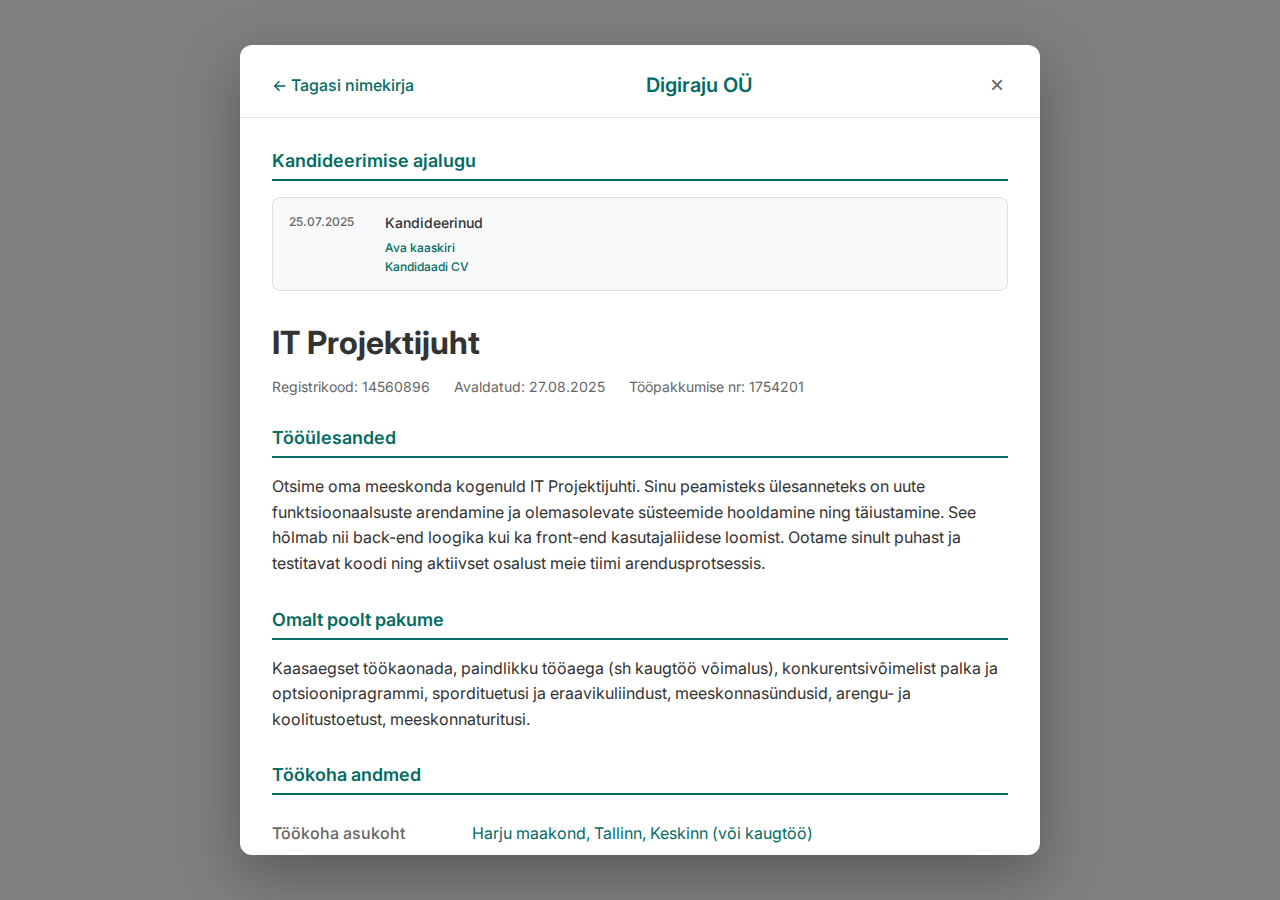
<file: 1ITprojektijuht.html>
<!DOCTYPE html>
<html lang="et">
<head>
    <meta charset="UTF-8">
    <meta name="viewport" content="width=device-width, initial-scale=1.0">
    <title>Kandideeri tööpakkumisele - Digiraju OÜ</title>
    <link href="https://fonts.googleapis.com/css2?family=Inter:wght@300;400;500;600;700&display=swap" rel="stylesheet">
    <style>
        * {
            margin: 0;
            padding: 0;
            box-sizing: border-box;
        }

        body {
            font-family: 'Inter', sans-serif;
            background-color: rgba(0,0,0,0.5);
            backdrop-filter: blur(5px);
            display: flex;
            align-items: center;
            justify-content: center;
            min-height: 100vh;
            padding: 20px;
        }

        .application-modal {
            background: white;
            border-radius: 12px;
            max-width: 800px;
            width: 100%;
            max-height: 90vh;
            overflow-y: auto;
            box-shadow: 0 20px 60px rgba(0,0,0,0.3);
            position: relative;
        }

        .application-header {
            padding: 24px 32px 16px 32px;
            border-bottom: 1px solid #e5e5e5;
            display: flex;
            align-items: center;
            justify-content: space-between;
        }

        .back-link {
            color: #046c63;
            text-decoration: none;
            font-weight: 500;
            display: flex;
            align-items: center;
            gap: 8px;
        }

        .back-link:hover {
            text-decoration: underline;
        }

        .company-name {
            color: #046c63;
            font-size: 20px;
            font-weight: 600;
        }

        .close-btn {
            background: none;
            border: none;
            font-size: 24px;
            color: #666;
            cursor: pointer;
            padding: 4px;
            line-height: 1;
        }

        .close-btn:hover {
            color: #333;
        }

        .application-content {
            padding: 32px;
        }

        .job-title {
            font-size: 32px;
            font-weight: 700;
            color: #333;
            margin-bottom: 16px;
        }

        .job-meta {
            display: flex;
            gap: 24px;
            margin-bottom: 32px;
            font-size: 14px;
            color: #666;
        }

        .section {
            margin-bottom: 32px;
        }

        .section-title {
            font-size: 18px;
            font-weight: 600;
            color: #046c63;
            margin-bottom: 16px;
            padding-bottom: 8px;
            border-bottom: 2px solid #046c63;
        }

        .section-content {
            color: #333;
            line-height: 1.6;
        }

        .details-table {
            width: 100%;
            border-collapse: collapse;
        }

        .details-table td {
            padding: 12px 0;
            border-bottom: 1px solid #f0f0f0;
            vertical-align: top;
        }

        .details-table td:first-child {
            color: #666;
            font-weight: 500;
            width: 200px;
            padding-right: 24px;
        }

        .details-table td:last-child {
            color: #333;
        }

        .location-link {
            color: #046c63;
            text-decoration: none;
        }

        .location-link:hover {
            text-decoration: underline;
        }

        .contact-link {
            color: #046c63;
            text-decoration: none;
        }

        .contact-link:hover {
            text-decoration: underline;
        }

        .application-info {
            background-color: #f8f9fa;
            padding: 16px;
            border-radius: 8px;
            margin-bottom: 24px;
        }

        .application-info h4 {
            color: #333;
            margin-bottom: 8px;
            font-weight: 600;
        }

        .application-info p {
            color: #666;
            font-size: 14px;
            line-height: 1.5;
        }

        .application-actions {
            display: flex;
            gap: 16px;
            justify-content: center;
            padding: 24px 32px;
            border-top: 1px solid #e5e5e5;
        }

        .btn {
            padding: 12px 32px;
            border: none;
            border-radius: 8px;
            font-weight: 600;
            cursor: pointer;
            transition: all 0.3s ease;
            font-size: 16px;
        }

        .btn-primary {
            background-color: #046c63;
            color: white;
        }

        .btn-primary:hover {
            background-color: #035a52;
        }

        .btn-outline {
            background-color: transparent;
            color: #666;
            border: 2px solid #e0e0e0;
        }

        .btn-outline:hover {
            border-color: #046c63;
            color: #046c63;
        }

        .btn-secondary {
            background-color: #f8f9fa;
            color: #666;
            border: 1px solid #e0e0e0;
        }

        .btn-secondary:hover {
            background-color: #e9ecef;
        }

        @media (max-width: 768px) {
            .application-modal {
                margin: 10px;
            }
            
            .application-content {
                padding: 24px;
            }
            
            .job-meta {
                flex-direction: column;
                gap: 8px;
            }
            
            .details-table td:first-child {
                width: auto;
                padding-right: 16px;
            }
            
            .application-actions {
                flex-direction: column;
            }
        }

        /* Candidate History Styles */
        .candidate-history-block {
            background: #f8f9fa;
            border: 1px solid #e0e0e0;
            border-radius: 8px;
            overflow: hidden;
        }

        .candidate-history-item {
            display: flex;
            padding: 16px;
            border-bottom: 1px solid #e5e5e5;
            align-items: flex-start;
            gap: 16px;
        }

        .candidate-history-item:last-child {
            border-bottom: none;
        }

        .candidate-history-item:hover {
            background-color: #f0f0f0;
        }

        .candidate-history-date {
            font-size: 12px;
            color: #666;
            min-width: 80px;
            font-weight: 500;
            flex-shrink: 0;
        }

        .candidate-history-content {
            flex: 1;
            display: flex;
            flex-direction: column;
            gap: 8px;
        }

        .candidate-history-job {
            font-weight: 500;
            color: #333;
            line-height: 1.3;
            font-size: 14px;
        }

        .candidate-history-actions {
            display: flex;
            flex-direction: column;
            gap: 4px;
        }

        .history-link {
            color: #046c63;
            text-decoration: none;
            font-size: 12px;
            font-weight: 500;
        }

        .history-link:hover {
            text-decoration: underline;
        }

        .candidate-history-status {
            font-size: 12px;
            padding: 4px 8px;
            border-radius: 12px;
            display: inline-block;
            font-weight: 500;
            align-self: flex-start;
        }

        .status-pending {
            background-color: #fff3cd;
            color: #856404;
        }

        .status-accepted {
            background-color: #d4edda;
            color: #155724;
        }

        .status-rejected {
            background-color: #f8d7da;
            color: #721c24;
        }

        .status-interview {
            background-color: #d1ecf1;
            color: #0c5460;
        }
    </style>
</head>
<body>
    <div class="application-modal">
        <div class="application-header">
            <a href="toootsingud.html" class="back-link">← Tagasi nimekirja</a>
            <div class="company-name">Digiraju OÜ</div>
            <button class="close-btn" onclick="window.history.back()">&times;</button>
        </div>

        <div class="application-content">
            <!-- Candidate Application History Block -->
            <div class="section">
                <h2 class="section-title">Kandideerimise ajalugu</h2>
                <div class="candidate-history-block">
                    <div class="candidate-history-item">
                        <div class="candidate-history-date">25.07.2025</div>
                        <div class="candidate-history-content">
                            <div class="candidate-history-job">Kandideerinud</div>
                            <div class="candidate-history-actions">
                                <a href="#" class="history-link">Ava kaaskiri</a>
                                <a href="#" class="history-link">Kandidaadi CV</a>
                            </div>
                        </div>
                    </div>
                </div>
            </div>

            <h1 class="job-title">IT Projektijuht</h1>
            
            <div class="job-meta">
                <span>Registrikood: 14560896</span>
                <span>Avaldatud: 27.08.2025</span>
                <span>Tööpakkumise nr: 1754201</span>
            </div>

            <div class="section">
                <h2 class="section-title">Tööülesanded</h2>
                <div class="section-content">
                    <p>Otsime oma meeskonda kogenuld IT Projektijuhti. Sinu peamisteks ülesanneteks on uute funktsioonaalsuste arendamine ja olemasolevate süsteemide hooldamine ning täiustamine. See hõlmab nii back-end loogika kui ka front-end kasutajaliidese loomist. Ootame sinult puhast ja testitavat koodi ning aktiivset osalust meie tiimi arendusprotsessis.</p>
                </div>
            </div>

            <div class="section">
                <h2 class="section-title">Omalt poolt pakume</h2>
                <div class="section-content">
                    <p>Kaasaegset töökaonada, paindlikku tööaega (sh kaugtöö võimalus), konkurentsivõimelist palka ja optsioonipragrammi, spordituetusi ja eraavikuliindust, meeskonnasündusid, arengu- ja koolitustoetust, meeskonnaturitusi.</p>
                </div>
            </div>

            <div class="section">
                <h2 class="section-title">Töökoha andmed</h2>
                <table class="details-table">
                    <tr>
                        <td>Töökoha asukoht</td>
                        <td><a href="#" class="location-link">Harju maakond, Tallinn, Keskinn (või kaugtöö)</a></td>
                    </tr>
                    <tr>
                        <td>Vabade töökohtade arv</td>
                        <td>2</td>
                    </tr>
                    <tr>
                        <td>Töötasu lähtestus</td>
                        <td>3200-4200 eurot/kuus (bruto), sõltuvalt kogemusest</td>
                    </tr>
                    <tr>
                        <td>Tööaeg</td>
                        <td>Täistööaeg</td>
                    </tr>
                    <tr>
                        <td>Tööaja lähtestus</td>
                        <td>Paindlik tööaeg</td>
                    </tr>
                    <tr>
                        <td>Vahetetustega</td>
                        <td>Ei</td>
                    </tr>
                    <tr>
                        <td>Töösuhtе kestus</td>
                        <td>Tähtajatu</td>
                    </tr>
                    <tr>
                        <td>Töösuhtе asumise aeg</td>
                        <td>Kokkulepped</td>
                    </tr>
                </table>
            </div>

            <div class="section">
                <h2 class="section-title">Kandideerimise info</h2>
                <table class="details-table">
                    <tr>
                        <td>Kandideerimise tähtaeg</td>
                        <td>27.09.2025</td>
                    </tr>
                    <tr>
                        <td>Vajalikud dokumendid</td>
                        <td>CV ja portoolio (või link GitHub profiilile)</td>
                    </tr>
                    <tr>
                        <td>Kontakt</td>
                        <td>Liisa Kask, HR-juht, e-post: <a href="mailto:liisa.kask@digiraju.ee" class="contact-link">liisa.kask@digiraju.ee</a></td>
                    </tr>
                </table>
            </div>

            
        </div>
    </div>

    <script>
        // Get job data from URL parameters
        function getJobDataFromUrl() {
            const urlParams = new URLSearchParams(window.location.search);
            const jobId = urlParams.get('job') || 'job1';
            
            const jobData = {
                'job1': {
                    title: 'IT Projektijuht',
                    company: 'Digiraju OÜ',
                    registryCode: '14560896',
                    publishDate: '27.08.2025',
                    jobNumber: '1754201',
                    description: 'Otsime oma meeskonda kogenuld IT Projektijuhti. Sinu peamisteks ülesanneteks on uute funktsioonaalsuste arendamine ja olemasolevate süsteemide hooldamine ning täiustamine. See hõlmab nii back-end loogika kui ka front-end kasutajaliidese loomist. Ootame sinult puhast ja testitavat koodi ning aktiivset osalust meie tiimi arendusprotsessis.',
                    benefits: 'Kaasaegset töökaonada, paindlikku tööaega (sh kaugtöö võimalus), konkurentsivõimelist palka ja optsioonipragrammi, spordituetusi ja eraavikuliindust, meeskonnasündusid, arengu- ja koolitustoetust, meeskonnaturitusi.',
                    contact: 'Liisa Kask, HR-juht, e-post: liisa.kask@digiraju.ee'
                },
                'job2': {
                    title: 'IT Projektijuht',
                    company: 'CloudPoint AS',
                    registryCode: '14560897',
                    publishDate: '25.08.2025',
                    jobNumber: '1754202',
                    description: 'CloudPoint AS otsib kogenuld IT projektijuhti meie pilvelahenduste arendusmeeskonda. Peamised ülesanded hõlmavad klientide vajaduste analüüsimist, projekti planeerimist ja meeskonna koordineerimist. Ootame kandidaati, kes on valmis töötama kiiresti muutuvas tehnoloogiakeskkonnas.',
                    benefits: 'Konkurentsivõimeline palk, täissotsiaalkindlustus, paindlik tööaeg, kaugtöö võimalus, täiendkoolitused, tervisekindlustus, sporditoetus.',
                    contact: 'Mari Tamm, personalijuht, e-post: mari.tamm@cloudpoint.ee'
                },
                'job3': {
                    title: 'Andmeanalüütik',
                    company: 'DataMinds OÜ',
                    registryCode: '14560898',
                    publishDate: '24.08.2025',
                    jobNumber: '1754203',
                    description: 'Otsime andmeanalüütikut, kes aitaks meil muuta suuri andmekogumeid väärtuslikeks ärilahendusteks. Töö hõlmab andmete kogumist, analüüsimist ja visualiseerimist, aruannete koostamist ning prognoosimismudelite loomist.',
                    benefits: 'Paindlik tööaeg, võimalus töötada osaliselt kodus, professionaalne areng, tasuta koolitused, sõbralik meeskond.',
                    contact: 'Karin Saar, arendusjuht, e-post: karin.saar@dataminds.ee'
                },
                'job4': {
                    title: 'UX/UI Disainer',
                    company: 'CreativeStudio OÜ',
                    registryCode: '14560899',
                    publishDate: '23.08.2025',
                    jobNumber: '1754204',
                    description: 'CreativeStudio otsib loovat UX/UI disainerit, kes aitaks luua kaasaegseid ja kasutajasõbralikke digitaalseid lahendusi. Töö hõlmab kasutajakogemuse uurimist, wireframe\'ide loomist ja visuaalse disaini väljatöötamist.',
                    benefits: 'Loov töökeskkond, paindlik tööaeg, võimalus töötada huvitavate projektidega, professionaalne areng.',
                    contact: 'Peeter Laur, disainijuht, e-post: peeter.laur@creativestudio.ee'
                },
                'job5': {
                    title: 'Frontend Arendaja',
                    company: 'WebSolutions AS',
                    registryCode: '14560900',
                    publishDate: '22.08.2025',
                    jobNumber: '1754205',
                    description: 'WebSolutions otsib kogenuld frontend arendajat meie veebiarendusmeeskonda. Peamised ülesanded hõlmavad moodsa kasutajaliidese loomist, responsive design\'i rakendamist ja API integratsioonide teostamist.',
                    benefits: 'Konkurentsivõimeline palk, moodne töökeskkond, võimalus töötada uusimate tehnoloogiatega, meeskonna üritused.',
                    contact: 'Anna Kask, tehnoloogiajuht, e-post: anna.kask@websolutions.ee'
                },
                'job6': {
                    title: 'Turunduskoordináator',
                    company: 'MarketPro OÜ',
                    registryCode: '14560901',
                    publishDate: '21.08.2025',
                    jobNumber: '1754206',
                    description: 'MarketPro otsib energilist turunduskoordinaatorit, kes aitaks planeerida ja ellu viia tõhusaid turunduskampaaniaid. Töö hõlmab sotsiaalmeedia haldamist, sisu loomist ja turundustegevuste koordineerimist.',
                    benefits: 'Dünaamiline töökeskkond, võimalus osaleda huvitavates projektides, professionaalne areng, meeskonna üritused.',
                    contact: 'Kadri Mets, turundusjuht, e-post: kadri.mets@marketpro.ee'
                },
                'job7': {
                    title: 'Müügikonsultant',
                    company: 'SalesForce AS',
                    registryCode: '14560902',
                    publishDate: '20.08.2025',
                    jobNumber: '1754207',
                    description: 'SalesForce otsib motiveeritud müügikonsultanti, kes aitaks suurendada meie müügitulemusi. Töö hõlmab klientide nõustamist, müügiprotsessi juhtimist ja pikaajaliste kliendisuhete hooldamist.',
                    benefits: 'Atraktiivne komisjonitasu, võimalus teenida kõrget palka, professionaalne müügikoolitused, karjäärivõimalused.',
                    contact: 'Toomas Rebane, müügijuht, e-post: toomas.rebane@salesforce.ee'
                },
                'job8': {
                    title: 'HR Specialist',
                    company: 'HRExperts OÜ',
                    registryCode: '14560903',
                    publishDate: '19.08.2025',
                    jobNumber: '1754208',
                    description: 'HRExperts otsib HR spetsialisti, kes aitaks arendada meie personalijuhtimise protsesse. Töö hõlmab värbamist, töötajate arendamist, töösuhtega seotud küsimuste lahendamist ning HR poliitikate väljatöötamist.',
                    benefits: 'Stabiilne töökeskkond, professionaalne areng, võimalus mõjutada ettevõtte kultuuri, paindlik tööaeg.',
                    contact: 'Ene Luik, personalidirektor, e-post: ene.luik@hrexperts.ee'
                },
                'job9': {
                    title: 'Raamatupidaja',
                    company: 'Accounting Plus AS',
                    registryCode: '14560904',
                    publishDate: '18.08.2025',
                    jobNumber: '1754209',
                    description: 'Accounting Plus otsib täpsust ja korrektsust väärtustavat raamatupidajat. Töö hõlmab igapäevase raamatupidamise pidamist, käibemaksudeklaratsioonide koostamist ja finantsaruandluse ettevalmistamist.',
                    benefits: 'Stabiilne töökeskkond, võimalus töötada erinevate klientidega, professionaalne areng, konkurentsivõimeline palk.',
                    contact: 'Rein Kull, pearaamatupidaja, e-post: rein.kull@accountingplus.ee'
                }
            };
            
            return jobData[jobId] || jobData['job1'];
        }

        function applyForJob() {
            // Redirect to application form with job data
            const urlParams = new URLSearchParams(window.location.search);
            const jobId = urlParams.get('job') || 'job1';
            window.location.href = `kandideerimine.html?job=${jobId}`;
        }

        function saveJob() {
            alert('Tööpakkumine on meelde jäetud!');
        }

        // Initialize page with job data
        document.addEventListener('DOMContentLoaded', function() {
            const jobData = getJobDataFromUrl();
            
            // Update job title and company
            document.querySelector('.job-title').textContent = jobData.title;
            document.querySelector('.company-name').textContent = jobData.company;
            
            // Update meta information
            const metaElements = document.querySelectorAll('.job-meta span');
            if (metaElements.length >= 3) {
                metaElements[0].textContent = `Registrikood: ${jobData.registryCode}`;
                metaElements[1].textContent = `Avaldatud: ${jobData.publishDate}`;
                metaElements[2].textContent = `Tööpakkumise nr: ${jobData.jobNumber}`;
            }
            
            // Update job description
            const descriptionElement = document.querySelector('.section:nth-child(4) .section-content p');
            if (descriptionElement && jobData.description) {
                descriptionElement.textContent = jobData.description;
            }
            
            // Update benefits
            const benefitsElement = document.querySelector('.section:nth-child(5) .section-content p');
            if (benefitsElement && jobData.benefits) {
                benefitsElement.textContent = jobData.benefits;
            }
            
            // Update contact information
            const contactElement = document.querySelector('.details-table tr:last-child td:last-child');
            if (contactElement && jobData.contact) {
                const emailMatch = jobData.contact.match(/([a-zA-Z0-9._%+-]+@[a-zA-Z0-9.-]+\.[a-zA-Z]{2,})/);
                if (emailMatch) {
                    const email = emailMatch[1];
                    const contactText = jobData.contact.replace(email, '');
                    contactElement.innerHTML = `${contactText}<a href="mailto:${email}" class="contact-link">${email}</a>`;
                } else {
                    contactElement.textContent = jobData.contact;
                }
            }
            
            // Update page title
            document.title = `Kandideeri tööpakkumisele - ${jobData.company}`;
        });
    </script>
</body>
</html>
</file>
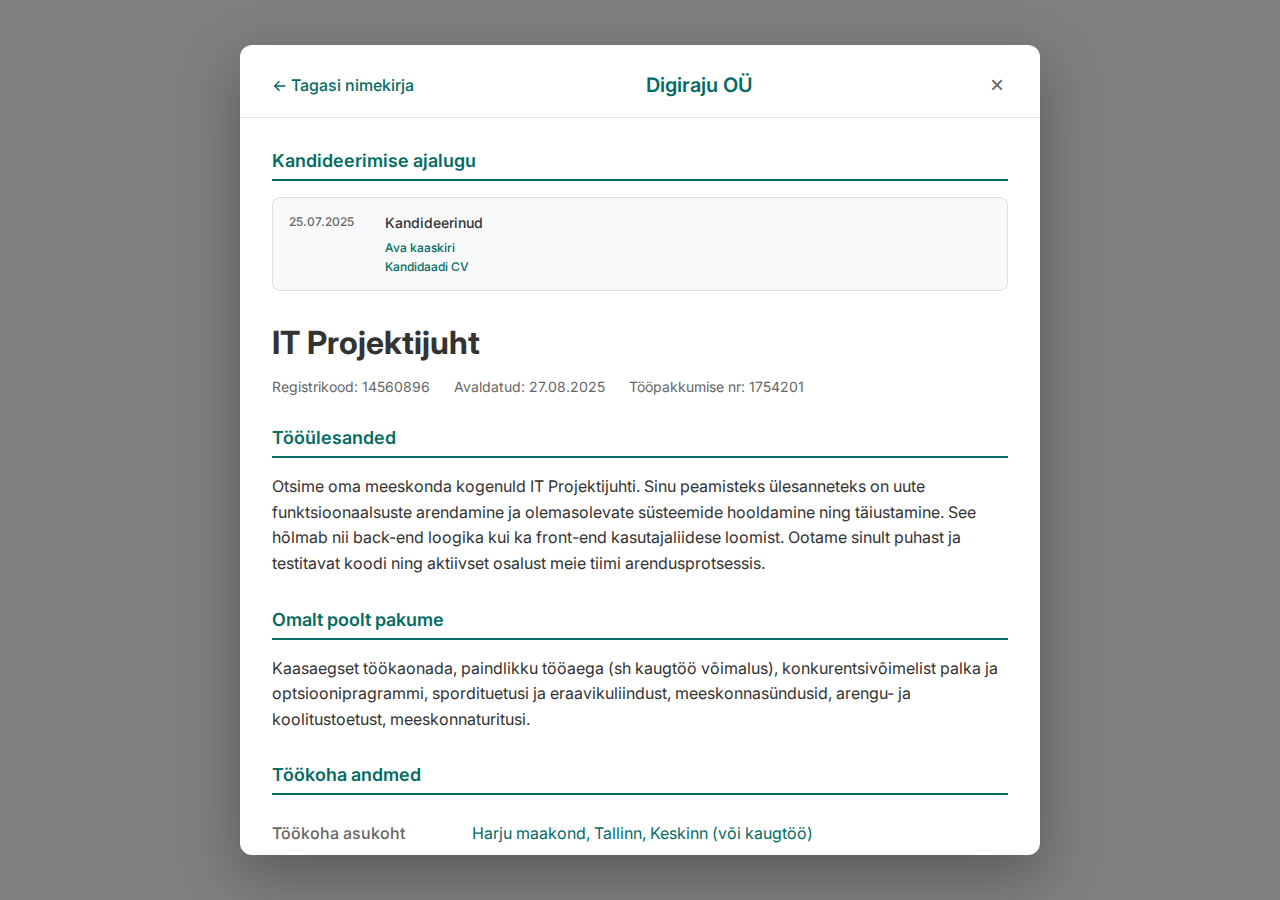
<file: 1ITprojektijuht_index.html>
<!DOCTYPE html>
<html lang="et">
<head>
    <meta charset="UTF-8">
    <meta name="viewport" content="width=device-width, initial-scale=1.0">
    <title>Kandideeri tööpakkumisele - Digiraju OÜ</title>
    <link href="https://fonts.googleapis.com/css2?family=Inter:wght@300;400;500;600;700&display=swap" rel="stylesheet">
    <style>
        * {
            margin: 0;
            padding: 0;
            box-sizing: border-box;
        }

        body {
            font-family: 'Inter', sans-serif;
            background-color: rgba(0,0,0,0.5);
            backdrop-filter: blur(5px);
            display: flex;
            align-items: center;
            justify-content: center;
            min-height: 100vh;
            padding: 20px;
        }

        .application-modal {
            background: white;
            border-radius: 12px;
            max-width: 800px;
            width: 100%;
            max-height: 90vh;
            overflow-y: auto;
            box-shadow: 0 20px 60px rgba(0,0,0,0.3);
            position: relative;
        }

        .application-header {
            padding: 24px 32px 16px 32px;
            border-bottom: 1px solid #e5e5e5;
            display: flex;
            align-items: center;
            justify-content: space-between;
        }

        .back-link {
            color: #046c63;
            text-decoration: none;
            font-weight: 500;
            display: flex;
            align-items: center;
            gap: 8px;
        }

        .back-link:hover {
            text-decoration: underline;
        }

        .company-name {
            color: #046c63;
            font-size: 20px;
            font-weight: 600;
        }

        .close-btn {
            background: none;
            border: none;
            font-size: 24px;
            color: #666;
            cursor: pointer;
            padding: 4px;
            line-height: 1;
        }

        .close-btn:hover {
            color: #333;
        }

        .application-content {
            padding: 32px;
        }

        .job-title {
            font-size: 32px;
            font-weight: 700;
            color: #333;
            margin-bottom: 16px;
        }

        .job-meta {
            display: flex;
            gap: 24px;
            margin-bottom: 32px;
            font-size: 14px;
            color: #666;
        }

        .section {
            margin-bottom: 32px;
        }

        .section-title {
            font-size: 18px;
            font-weight: 600;
            color: #046c63;
            margin-bottom: 16px;
            padding-bottom: 8px;
            border-bottom: 2px solid #046c63;
        }

        .section-content {
            color: #333;
            line-height: 1.6;
        }

        .details-table {
            width: 100%;
            border-collapse: collapse;
        }

        .details-table td {
            padding: 12px 0;
            border-bottom: 1px solid #f0f0f0;
            vertical-align: top;
        }

        .details-table td:first-child {
            color: #666;
            font-weight: 500;
            width: 200px;
            padding-right: 24px;
        }

        .details-table td:last-child {
            color: #333;
        }

        .location-link {
            color: #046c63;
            text-decoration: none;
        }

        .location-link:hover {
            text-decoration: underline;
        }

        .contact-link {
            color: #046c63;
            text-decoration: none;
        }

        .contact-link:hover {
            text-decoration: underline;
        }

        .application-info {
            background-color: #f8f9fa;
            padding: 16px;
            border-radius: 8px;
            margin-bottom: 24px;
        }

        .application-info h4 {
            color: #333;
            margin-bottom: 8px;
            font-weight: 600;
        }

        .application-info p {
            color: #666;
            font-size: 14px;
            line-height: 1.5;
        }

        .application-actions {
            display: flex;
            gap: 16px;
            justify-content: center;
            padding: 24px 32px;
            border-top: 1px solid #e5e5e5;
        }

        .btn {
            padding: 12px 32px;
            border: none;
            border-radius: 8px;
            font-weight: 600;
            cursor: pointer;
            transition: all 0.3s ease;
            font-size: 16px;
        }

        .btn-primary {
            background-color: #046c63;
            color: white;
        }

        .btn-primary:hover {
            background-color: #035a52;
        }

        .btn-outline {
            background-color: transparent;
            color: #666;
            border: 2px solid #e0e0e0;
        }

        .btn-outline:hover {
            border-color: #046c63;
            color: #046c63;
        }

        .btn-secondary {
            background-color: #f8f9fa;
            color: #666;
            border: 1px solid #e0e0e0;
        }

        .btn-secondary:hover {
            background-color: #e9ecef;
        }

        @media (max-width: 768px) {
            .application-modal {
                margin: 10px;
            }
            
            .application-content {
                padding: 24px;
            }
            
            .job-meta {
                flex-direction: column;
                gap: 8px;
            }
            
            .details-table td:first-child {
                width: auto;
                padding-right: 16px;
            }
            
            .application-actions {
                flex-direction: column;
            }
        }

        /* Candidate History Styles */
        .candidate-history-block {
            background: #f8f9fa;
            border: 1px solid #e0e0e0;
            border-radius: 8px;
            overflow: hidden;
        }

        .candidate-history-item {
            display: flex;
            padding: 16px;
            border-bottom: 1px solid #e5e5e5;
            align-items: flex-start;
            gap: 16px;
        }

        .candidate-history-item:last-child {
            border-bottom: none;
        }

        .candidate-history-item:hover {
            background-color: #f0f0f0;
        }

        .candidate-history-date {
            font-size: 12px;
            color: #666;
            min-width: 80px;
            font-weight: 500;
            flex-shrink: 0;
        }

        .candidate-history-content {
            flex: 1;
            display: flex;
            flex-direction: column;
            gap: 8px;
        }

        .candidate-history-job {
            font-weight: 500;
            color: #333;
            line-height: 1.3;
            font-size: 14px;
        }

        .candidate-history-actions {
            display: flex;
            flex-direction: column;
            gap: 4px;
        }

        .history-link {
            color: #046c63;
            text-decoration: none;
            font-size: 12px;
            font-weight: 500;
        }

        .history-link:hover {
            text-decoration: underline;
        }

        .candidate-history-status {
            font-size: 12px;
            padding: 4px 8px;
            border-radius: 12px;
            display: inline-block;
            font-weight: 500;
            align-self: flex-start;
        }

        .status-pending {
            background-color: #fff3cd;
            color: #856404;
        }

        .status-accepted {
            background-color: #d4edda;
            color: #155724;
        }

        .status-rejected {
            background-color: #f8d7da;
            color: #721c24;
        }

        .status-interview {
            background-color: #d1ecf1;
            color: #0c5460;
        }
    </style>
</head>
<body>
    <div class="application-modal">
        <div class="application-header">
            <a href="index.html" class="back-link">← Tagasi nimekirja</a>
            <div class="company-name">Digiraju OÜ</div>
            <button class="close-btn" onclick="window.history.back()">&times;</button>
        </div>

        <div class="application-content">
            <!-- Candidate Application History Block -->
            <div class="section">
                <h2 class="section-title">Kandideerimise ajalugu</h2>
                <div class="candidate-history-block">
                    <div class="candidate-history-item">
                        <div class="candidate-history-date">25.07.2025</div>
                        <div class="candidate-history-content">
                            <div class="candidate-history-job">Kandideerinud</div>
                            <div class="candidate-history-actions">
                                <a href="#" class="history-link">Ava kaaskiri</a>
                                <a href="#" class="history-link">Kandidaadi CV</a>
                            </div>
                        </div>
                    </div>
                </div>
            </div>

            <h1 class="job-title">IT Projektijuht</h1>
            
            <div class="job-meta">
                <span>Registrikood: 14560896</span>
                <span>Avaldatud: 27.08.2025</span>
                <span>Tööpakkumise nr: 1754201</span>
            </div>

            <div class="section">
                <h2 class="section-title">Tööülesanded</h2>
                <div class="section-content">
                    <p>Otsime oma meeskonda kogenud IT projektijuhti. Sinu peamisteks ülesanneteks on uute funktsioonaalsuste arendamine ja olemasolevate süsteemide hooldamine ning täiustamine. See hõlmab nii back-end loogika kui ka front-end kasutajaliidese loomist. Ootame sinult puhast ja testitavat koodi ning aktiivset osalust meie tiimi arendusprotsessis.</p>
                </div>
            </div>

            <div class="section">
                <h2 class="section-title">Omalt poolt pakume</h2>
                <div class="section-content">
                    <p>Kaasaegset töökaonada, paindlikku tööaega (sh kaugtöö võimalus), konkurentsivõimelist palka ja optsioonipragrammi, spordituetusi ja eraavikuliindust, meeskonnasündusid, arengu- ja koolitustoetust, meeskonnaturitusi.</p>
                </div>
            </div>

            <div class="section">
                <h2 class="section-title">Töökoha andmed</h2>
                <table class="details-table">
                    <tr>
                        <td>Töökoha asukoht</td>
                        <td><a href="#" class="location-link">Harju maakond, Tallinn, Keskinn (või kaugtöö)</a></td>
                    </tr>
                    <tr>
                        <td>Vabade töökohtade arv</td>
                        <td>2</td>
                    </tr>
                    <tr>
                        <td>Töötasu lähtestus</td>
                        <td>3200-4200 eurot/kuus (bruto), sõltuvalt kogemusest</td>
                    </tr>
                    <tr>
                        <td>Tööaeg</td>
                        <td>Täistööaeg</td>
                    </tr>
                    <tr>
                        <td>Tööaja lähtestus</td>
                        <td>Paindlik tööaeg</td>
                    </tr>
                    <tr>
                        <td>Vahetetustega</td>
                        <td>Ei</td>
                    </tr>
                    <tr>
                        <td>Töösuhtе kestus</td>
                        <td>Tähtajatu</td>
                    </tr>
                    <tr>
                        <td>Töösuhtе asumise aeg</td>
                        <td>Kokkulepped</td>
                    </tr>
                </table>
            </div>

            <div class="section">
                <h2 class="section-title">Kandideerimise info</h2>
                <table class="details-table">
                    <tr>
                        <td>Kandideerimise tähtaeg</td>
                        <td>27.09.2025</td>
                    </tr>
                    <tr>
                        <td>Vajalikud dokumendid</td>
                        <td>CV ja portoolio (või link GitHub profiilile)</td>
                    </tr>
                    <tr>
                        <td>Kontakt</td>
                        <td>Liisa Kask, HR-juht, e-post: <a href="mailto:liisa.kask@digiraju.ee" class="contact-link">liisa.kask@digiraju.ee</a></td>
                    </tr>
                </table>
            </div>

            
        </div>
    </div>

    <script>
        // Get job data from URL parameters
        function getJobDataFromUrl() {
            const urlParams = new URLSearchParams(window.location.search);
            const jobId = urlParams.get('job') || 'job1';
            
            const jobData = {
                'job1': {
                    title: 'IT Projektijuht',
                    company: 'Digiraju OÜ',
                    registryCode: '14560896',
                    publishDate: '27.08.2025',
                    jobNumber: '1754201',
                    description: 'Otsime oma meeskonda kogenuld IT Projektijuhti. Sinu peamisteks ülesanneteks on uute funktsioonaalsuste arendamine ja olemasolevate süsteemide hooldamine ning täiustamine. See hõlmab nii back-end loogika kui ka front-end kasutajaliidese loomist. Ootame sinult puhast ja testitavat koodi ning aktiivset osalust meie tiimi arendusprotsessis.',
                    benefits: 'Kaasaegset töökaonada, paindlikku tööaega (sh kaugtöö võimalus), konkurentsivõimelist palka ja optsioonipragrammi, spordituetusi ja eraavikuliindust, meeskonnasündusid, arengu- ja koolitustoetust, meeskonnaturitusi.',
                    contact: 'Liisa Kask, HR-juht, e-post: liisa.kask@digiraju.ee'
                },
                'job2': {
                    title: 'IT Projektijuht',
                    company: 'CloudPoint AS',
                    registryCode: '14560897',
                    publishDate: '25.08.2025',
                    jobNumber: '1754202',
                    description: 'CloudPoint AS otsib kogenuld IT projektijuhti meie pilvelahenduste arendusmeeskonda. Peamised ülesanded hõlmavad klientide vajaduste analüüsimist, projekti planeerimist ja meeskonna koordineerimist. Ootame kandidaati, kes on valmis töötama kiiresti muutuvas tehnoloogiakeskkonnas.',
                    benefits: 'Konkurentsivõimeline palk, täissotsiaalkindlustus, paindlik tööaeg, kaugtöö võimalus, täiendkoolitused, tervisekindlustus, sporditoetus.',
                    contact: 'Mari Tamm, personalijuht, e-post: mari.tamm@cloudpoint.ee'
                },
                'job3': {
                    title: 'Andmeanalüütik',
                    company: 'DataMinds OÜ',
                    registryCode: '14560898',
                    publishDate: '24.08.2025',
                    jobNumber: '1754203',
                    description: 'Otsime andmeanalüütikut, kes aitaks meil muuta suuri andmekogumeid väärtuslikeks ärilahendusteks. Töö hõlmab andmete kogumist, analüüsimist ja visualiseerimist, aruannete koostamist ning prognoosimismudelite loomist.',
                    benefits: 'Paindlik tööaeg, võimalus töötada osaliselt kodus, professionaalne areng, tasuta koolitused, sõbralik meeskond.',
                    contact: 'Karin Saar, arendusjuht, e-post: karin.saar@dataminds.ee'
                },
                'job4': {
                    title: 'UX/UI Disainer',
                    company: 'CreativeStudio OÜ',
                    registryCode: '14560899',
                    publishDate: '23.08.2025',
                    jobNumber: '1754204',
                    description: 'CreativeStudio otsib loovat UX/UI disainerit, kes aitaks luua kaasaegseid ja kasutajasõbralikke digitaalseid lahendusi. Töö hõlmab kasutajakogemuse uurimist, wireframe\'ide loomist ja visuaalse disaini väljatöötamist.',
                    benefits: 'Loov töökeskkond, paindlik tööaeg, võimalus töötada huvitavate projektidega, professionaalne areng.',
                    contact: 'Peeter Laur, disainijuht, e-post: peeter.laur@creativestudio.ee'
                },
                'job5': {
                    title: 'Frontend Arendaja',
                    company: 'WebSolutions AS',
                    registryCode: '14560900',
                    publishDate: '22.08.2025',
                    jobNumber: '1754205',
                    description: 'WebSolutions otsib kogenuld frontend arendajat meie veebiarendusmeeskonda. Peamised ülesanded hõlmavad moodsa kasutajaliidese loomist, responsive design\'i rakendamist ja API integratsioonide teostamist.',
                    benefits: 'Konkurentsivõimeline palk, moodne töökeskkond, võimalus töötada uusimate tehnoloogiatega, meeskonna üritused.',
                    contact: 'Anna Kask, tehnoloogiajuht, e-post: anna.kask@websolutions.ee'
                },
                'job6': {
                    title: 'Turunduskoordináator',
                    company: 'MarketPro OÜ',
                    registryCode: '14560901',
                    publishDate: '21.08.2025',
                    jobNumber: '1754206',
                    description: 'MarketPro otsib energilist turunduskoordinaatorit, kes aitaks planeerida ja ellu viia tõhusaid turunduskampaaniaid. Töö hõlmab sotsiaalmeedia haldamist, sisu loomist ja turundustegevuste koordineerimist.',
                    benefits: 'Dünaamiline töökeskkond, võimalus osaleda huvitavates projektides, professionaalne areng, meeskonna üritused.',
                    contact: 'Kadri Mets, turundusjuht, e-post: kadri.mets@marketpro.ee'
                },
                'job7': {
                    title: 'Müügikonsultant',
                    company: 'SalesForce AS',
                    registryCode: '14560902',
                    publishDate: '20.08.2025',
                    jobNumber: '1754207',
                    description: 'SalesForce otsib motiveeritud müügikonsultanti, kes aitaks suurendada meie müügitulemusi. Töö hõlmab klientide nõustamist, müügiprotsessi juhtimist ja pikaajaliste kliendisuhete hooldamist.',
                    benefits: 'Atraktiivne komisjonitasu, võimalus teenida kõrget palka, professionaalne müügikoolitused, karjäärivõimalused.',
                    contact: 'Toomas Rebane, müügijuht, e-post: toomas.rebane@salesforce.ee'
                },
                'job8': {
                    title: 'HR Specialist',
                    company: 'HRExperts OÜ',
                    registryCode: '14560903',
                    publishDate: '19.08.2025',
                    jobNumber: '1754208',
                    description: 'HRExperts otsib HR spetsialisti, kes aitaks arendada meie personalijuhtimise protsesse. Töö hõlmab värbamist, töötajate arendamist, töösuhtega seotud küsimuste lahendamist ning HR poliitikate väljatöötamist.',
                    benefits: 'Stabiilne töökeskkond, professionaalne areng, võimalus mõjutada ettevõtte kultuuri, paindlik tööaeg.',
                    contact: 'Ene Luik, personalidirektor, e-post: ene.luik@hrexperts.ee'
                },
                'job9': {
                    title: 'Raamatupidaja',
                    company: 'Accounting Plus AS',
                    registryCode: '14560904',
                    publishDate: '18.08.2025',
                    jobNumber: '1754209',
                    description: 'Accounting Plus otsib täpsust ja korrektsust väärtustavat raamatupidajat. Töö hõlmab igapäevase raamatupidamise pidamist, käibemaksudeklaratsioonide koostamist ja finantsaruandluse ettevalmistamist.',
                    benefits: 'Stabiilne töökeskkond, võimalus töötada erinevate klientidega, professionaalne areng, konkurentsivõimeline palk.',
                    contact: 'Rein Kull, pearaamatupidaja, e-post: rein.kull@accountingplus.ee'
                }
            };
            
            return jobData[jobId] || jobData['job1'];
        }

        function applyForJob() {
            // Redirect to application form with job data
            const urlParams = new URLSearchParams(window.location.search);
            const jobId = urlParams.get('job') || 'job1';
            window.location.href = `kandideerimine.html?job=${jobId}`;
        }

        function saveJob() {
            alert('Tööpakkumine on meelde jäetud!');
        }

        // Initialize page with job data
        document.addEventListener('DOMContentLoaded', function() {
            const jobData = getJobDataFromUrl();
            
            // Update job title and company
            document.querySelector('.job-title').textContent = jobData.title;
            document.querySelector('.company-name').textContent = jobData.company;
            
            // Update meta information
            const metaElements = document.querySelectorAll('.job-meta span');
            if (metaElements.length >= 3) {
                metaElements[0].textContent = `Registrikood: ${jobData.registryCode}`;
                metaElements[1].textContent = `Avaldatud: ${jobData.publishDate}`;
                metaElements[2].textContent = `Tööpakkumise nr: ${jobData.jobNumber}`;
            }
            
            // Update job description
            const descriptionElement = document.querySelector('.section:nth-child(4) .section-content p');
            if (descriptionElement && jobData.description) {
                descriptionElement.textContent = jobData.description;
            }
            
            // Update benefits
            const benefitsElement = document.querySelector('.section:nth-child(5) .section-content p');
            if (benefitsElement && jobData.benefits) {
                benefitsElement.textContent = jobData.benefits;
            }
            
            // Update contact information
            const contactElement = document.querySelector('.details-table tr:last-child td:last-child');
            if (contactElement && jobData.contact) {
                const emailMatch = jobData.contact.match(/([a-zA-Z0-9._%+-]+@[a-zA-Z0-9.-]+\.[a-zA-Z]{2,})/);
                if (emailMatch) {
                    const email = emailMatch[1];
                    const contactText = jobData.contact.replace(email, '');
                    contactElement.innerHTML = `${contactText}<a href="mailto:${email}" class="contact-link">${email}</a>`;
                } else {
                    contactElement.textContent = jobData.contact;
                }
            }
            
            // Update page title
            document.title = `Kandideeri tööpakkumisele - ${jobData.company}`;
        });
    </script>
</body>
</html>
</file>
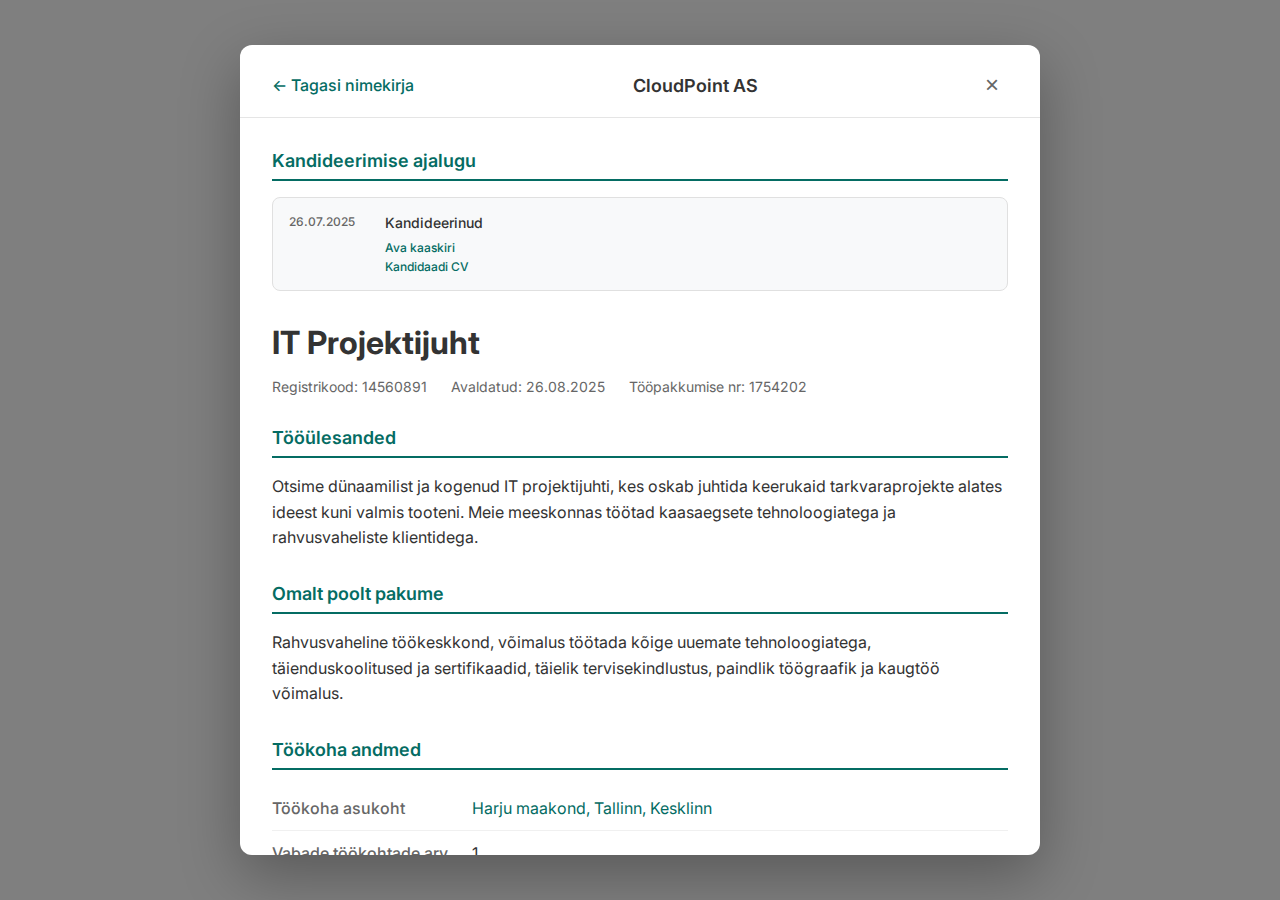
<file: 2CloudPoint.html>
<!DOCTYPE html>
<html lang="et">
<head>
    <meta charset="UTF-8">
    <meta name="viewport" content="width=device-width, initial-scale=1.0">
    <title>Kandideeri tööpakkumisele - CloudPoint AS</title>
    <link href="https://fonts.googleapis.com/css2?family=Inter:wght@300;400;500;600;700&display=swap" rel="stylesheet">
    <style>
        * {
            margin: 0;
            padding: 0;
            box-sizing: border-box;
        }

        body {
            font-family: 'Inter', sans-serif;
            background-color: rgba(0,0,0,0.5);
            backdrop-filter: blur(5px);
            display: flex;
            align-items: center;
            justify-content: center;
            min-height: 100vh;
            padding: 20px;
        }

        .application-modal {
            background: white;
            border-radius: 12px;
            max-width: 800px;
            width: 100%;
            max-height: 90vh;
            overflow-y: auto;
            box-shadow: 0 20px 60px rgba(0,0,0,0.3);
            position: relative;
        }

        .application-header {
            padding: 24px 32px 16px 32px;
            border-bottom: 1px solid #e5e5e5;
            display: flex;
            align-items: center;
            justify-content: space-between;
        }

        .back-link {
            color: #046c63;
            text-decoration: none;
            font-weight: 500;
            display: flex;
            align-items: center;
            gap: 8px;
        }

        .back-link:hover {
            text-decoration: underline;
        }

        .company-name {
            font-weight: 600;
            color: #333;
            font-size: 18px;
        }

        .close-btn {
            background: none;
            border: none;
            font-size: 24px;
            cursor: pointer;
            color: #666;
            padding: 0;
            width: 32px;
            height: 32px;
            border-radius: 50%;
            display: flex;
            align-items: center;
            justify-content: center;
        }

        .close-btn:hover {
            background-color: #f5f5f5;
        }

        .application-content {
            padding: 32px;
        }

        .job-title {
            font-size: 32px;
            font-weight: 700;
            color: #333;
            margin-bottom: 16px;
        }

        .job-meta {
            display: flex;
            gap: 24px;
            margin-bottom: 32px;
            flex-wrap: wrap;
        }

        .job-meta span {
            color: #666;
            font-size: 14px;
        }

        .section {
            margin-bottom: 32px;
        }

        .section-title {
            font-size: 18px;
            font-weight: 600;
            color: #046c63;
            margin-bottom: 16px;
            padding-bottom: 8px;
            border-bottom: 2px solid #046c63;
        }

        .section-content {
            color: #333;
            line-height: 1.6;
        }

        .details-table {
            width: 100%;
            border-collapse: collapse;
        }

        .details-table td {
            padding: 12px 0;
            border-bottom: 1px solid #f0f0f0;
            vertical-align: top;
        }

        .details-table td:first-child {
            color: #666;
            font-weight: 500;
            width: 200px;
            padding-right: 24px;
        }

        .details-table td:last-child {
            color: #333;
        }

        .location-link {
            color: #046c63;
            text-decoration: none;
        }

        .location-link:hover {
            text-decoration: underline;
        }

        .contact-link {
            color: #046c63;
            text-decoration: none;
        }

        .contact-link:hover {
            text-decoration: underline;
        }

        .application-info {
            background-color: #f8f9fa;
            padding: 16px;
            border-radius: 8px;
            margin-bottom: 24px;
        }

        .application-info h4 {
            color: #333;
            margin-bottom: 8px;
            font-weight: 600;
        }

        .application-info p {
            color: #666;
            font-size: 14px;
            line-height: 1.5;
        }

        .application-actions {
            display: flex;
            gap: 16px;
            justify-content: center;
            padding: 24px 32px;
            border-top: 1px solid #e5e5e5;
        }

        .btn {
            padding: 12px 32px;
            border: none;
            border-radius: 8px;
            font-weight: 600;
            cursor: pointer;
            transition: all 0.3s ease;
            font-size: 16px;
        }

        .btn-primary {
            background-color: #046c63;
            color: white;
        }

        .btn-primary:hover {
            background-color: #035a52;
        }

        .btn-secondary {
            background-color: #f8f9fa;
            color: #333;
            border: 1px solid #dee2e6;
        }

        .btn-secondary:hover {
            background-color: #e9ecef;
        }

        .btn-outline {
            background-color: transparent;
            color: #666;
            border: 1px solid #dee2e6;
        }

        .btn-outline:hover {
            background-color: #f8f9fa;
        }

        @media (max-width: 768px) {
            .application-modal {
                margin: 10px;
                max-height: 95vh;
            }
            
            .application-content {
                padding: 24px;
            }
            
            .job-title {
                font-size: 24px;
            }
            
            .job-meta {
                flex-direction: column;
                gap: 8px;
            }
            
            .application-actions {
                flex-direction: column;
            }
        }

        /* Candidate History Styles */
        .candidate-history-block {
            background: #f8f9fa;
            border: 1px solid #e0e0e0;
            border-radius: 8px;
            overflow: hidden;
        }

        .candidate-history-item {
            display: flex;
            padding: 16px;
            border-bottom: 1px solid #e5e5e5;
            align-items: flex-start;
            gap: 16px;
        }

        .candidate-history-item:last-child {
            border-bottom: none;
        }

        .candidate-history-item:hover {
            background-color: #f0f0f0;
        }

        .candidate-history-date {
            font-size: 12px;
            color: #666;
            min-width: 80px;
            font-weight: 500;
            flex-shrink: 0;
        }

        .candidate-history-content {
            flex: 1;
            display: flex;
            flex-direction: column;
            gap: 8px;
        }

        .candidate-history-job {
            font-weight: 500;
            color: #333;
            line-height: 1.3;
            font-size: 14px;
        }

        .candidate-history-actions {
            display: flex;
            flex-direction: column;
            gap: 4px;
        }

        .history-link {
            color: #046c63;
            text-decoration: none;
            font-size: 12px;
            font-weight: 500;
        }

        .history-link:hover {
            text-decoration: underline;
        }

        .candidate-history-status {
            font-size: 12px;
            padding: 4px 8px;
            border-radius: 12px;
            display: inline-block;
            font-weight: 500;
            align-self: flex-start;
        }

        .status-pending {
            background-color: #fff3cd;
            color: #856404;
        }

        .status-accepted {
            background-color: #d4edda;
            color: #155724;
        }

        .status-rejected {
            background-color: #f8d7da;
            color: #721c24;
        }

        .status-interview {
            background-color: #d1ecf1;
            color: #0c5460;
        }
    </style>
</head>
<body>
    <div class="application-modal">
        <div class="application-header">
            <a href="toootsingud.html" class="back-link">← Tagasi nimekirja</a>
            <div class="company-name">CloudPoint AS</div>
            <button class="close-btn" onclick="window.history.back()">&times;</button>
        </div>

        <div class="application-content">
            <!-- Candidate Application History Block -->
            <div class="section">
                <h2 class="section-title">Kandideerimise ajalugu</h2>
                <div class="candidate-history-block">
                    <div class="candidate-history-item">
                        <div class="candidate-history-date">26.07.2025</div>
                        <div class="candidate-history-content">
                            <div class="candidate-history-job">Kandideerinud</div>
                            <div class="candidate-history-actions">
                                <a href="#" class="history-link">Ava kaaskiri</a>
                                <a href="#" class="history-link">Kandidaadi CV</a>
                            </div>
                        </div>
                    </div>
                </div>
            </div>

            <h1 class="job-title">IT Projektijuht</h1>
            
            <div class="job-meta">
                <span>Registrikood: 14560891</span>
                <span>Avaldatud: 26.08.2025</span>
                <span>Tööpakkumise nr: 1754202</span>
            </div>

            <div class="section">
                <h2 class="section-title">Tööülesanded</h2>
                <div class="section-content">
                    <p>Otsime dünaamilist ja kogenud IT projektijuhti, kes oskab juhtida keerukaid tarkvaraprojekte alates ideest kuni valmis tooteni. Meie meeskonnas töötad kaasaegsete tehnoloogiatega ja rahvusvaheliste klientidega.</p>
                </div>
            </div>

            <div class="section">
                <h2 class="section-title">Omalt poolt pakume</h2>
                <div class="section-content">
                    <p>Rahvusvaheline töökeskkond, võimalus töötada kõige uuemate tehnoloogiatega, täienduskoolitused ja sertifikaadid, täielik tervisekindlustus, paindlik töögraafik ja kaugtöö võimalus.</p>
                </div>
            </div>

            <div class="section">
                <h2 class="section-title">Töökoha andmed</h2>
                <table class="details-table">
                    <tr>
                        <td>Töökoha asukoht</td>
                        <td><a href="#" class="location-link">Harju maakond, Tallinn, Kesklinn</a></td>
                    </tr>
                    <tr>
                        <td>Vabade töökohtade arv</td>
                        <td>1</td>
                    </tr>
                    <tr>
                        <td>Töötasu lähtestus</td>
                        <td>3500-4500 eurot/kuus (bruto)</td>
                    </tr>
                    <tr>
                        <td>Tööaeg</td>
                        <td>Täistööaeg</td>
                    </tr>
                    <tr>
                        <td>Tööaja lähtestus</td>
                        <td>Paindlik tööaeg</td>
                    </tr>
                    <tr>
                        <td>Vahetetustega</td>
                        <td>Ei</td>
                    </tr>
                    <tr>
                        <td>Töösuhte kestus</td>
                        <td>Tähtajatu</td>
                    </tr>
                    <tr>
                        <td>Töösuhte asumise aeg</td>
                        <td>Kohe</td>
                    </tr>
                </table>
            </div>

            <div class="section">
                <h2 class="section-title">Kandideerimise info</h2>
                <table class="details-table">
                    <tr>
                        <td>Kandideerimise tähtaeg</td>
                        <td>15.09.2025</td>
                    </tr>
                    <tr>
                        <td>Vajalikud dokumendid</td>
                        <td>CV, motivatsioonikiri ja referentsid</td>
                    </tr>
                    <tr>
                        <td>Kontakt</td>
                        <td>Mark Peterson, CTO, e-post: <a href="mailto:mark@cloudpoint.ee" class="contact-link">mark@cloudpoint.ee</a></td>
                    </tr>
                </table>
            </div>
        </div>
    </div>

    <script>
        // Add any JavaScript functionality here if needed
    </script>
</body>
</html>
</file>
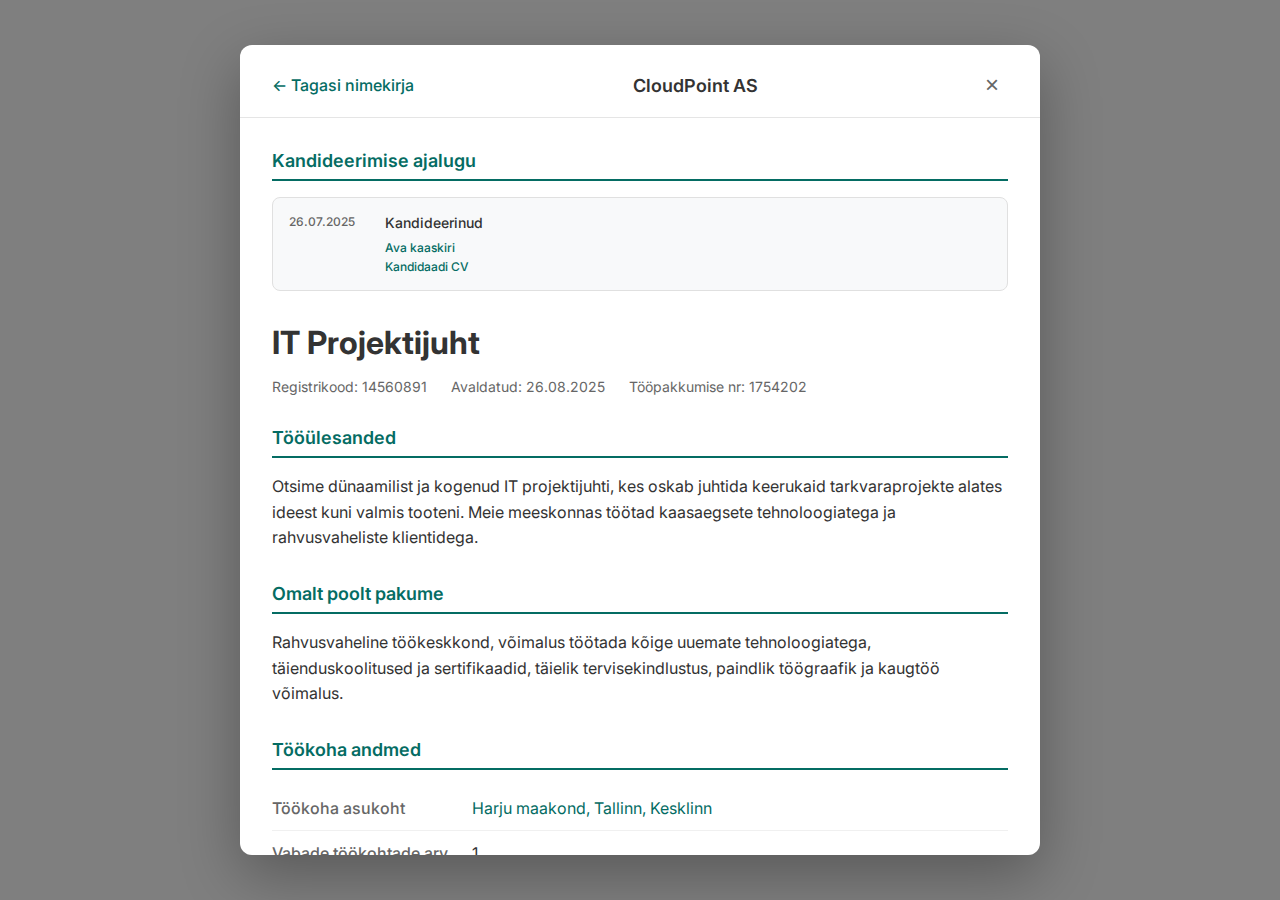
<file: 2CloudPoint_index.html>
<!DOCTYPE html>
<html lang="et">
<head>
    <meta charset="UTF-8">
    <meta name="viewport" content="width=device-width, initial-scale=1.0">
    <title>Kandideeri tööpakkumisele - CloudPoint AS</title>
    <link href="https://fonts.googleapis.com/css2?family=Inter:wght@300;400;500;600;700&display=swap" rel="stylesheet">
    <style>
        * {
            margin: 0;
            padding: 0;
            box-sizing: border-box;
        }

        body {
            font-family: 'Inter', sans-serif;
            background-color: rgba(0,0,0,0.5);
            backdrop-filter: blur(5px);
            display: flex;
            align-items: center;
            justify-content: center;
            min-height: 100vh;
            padding: 20px;
        }

        .application-modal {
            background: white;
            border-radius: 12px;
            max-width: 800px;
            width: 100%;
            max-height: 90vh;
            overflow-y: auto;
            box-shadow: 0 20px 60px rgba(0,0,0,0.3);
            position: relative;
        }

        .application-header {
            padding: 24px 32px 16px 32px;
            border-bottom: 1px solid #e5e5e5;
            display: flex;
            align-items: center;
            justify-content: space-between;
        }

        .back-link {
            color: #046c63;
            text-decoration: none;
            font-weight: 500;
            display: flex;
            align-items: center;
            gap: 8px;
        }

        .back-link:hover {
            text-decoration: underline;
        }

        .company-name {
            font-weight: 600;
            color: #333;
            font-size: 18px;
        }

        .close-btn {
            background: none;
            border: none;
            font-size: 24px;
            cursor: pointer;
            color: #666;
            padding: 0;
            width: 32px;
            height: 32px;
            border-radius: 50%;
            display: flex;
            align-items: center;
            justify-content: center;
        }

        .close-btn:hover {
            background-color: #f5f5f5;
        }

        .application-content {
            padding: 32px;
        }

        .job-title {
            font-size: 32px;
            font-weight: 700;
            color: #333;
            margin-bottom: 16px;
        }

        .job-meta {
            display: flex;
            gap: 24px;
            margin-bottom: 32px;
            flex-wrap: wrap;
        }

        .job-meta span {
            color: #666;
            font-size: 14px;
        }

        .section {
            margin-bottom: 32px;
        }

        .section-title {
            font-size: 18px;
            font-weight: 600;
            color: #046c63;
            margin-bottom: 16px;
            padding-bottom: 8px;
            border-bottom: 2px solid #046c63;
        }

        .section-content {
            color: #333;
            line-height: 1.6;
        }

        .details-table {
            width: 100%;
            border-collapse: collapse;
        }

        .details-table td {
            padding: 12px 0;
            border-bottom: 1px solid #f0f0f0;
            vertical-align: top;
        }

        .details-table td:first-child {
            color: #666;
            font-weight: 500;
            width: 200px;
            padding-right: 24px;
        }

        .details-table td:last-child {
            color: #333;
        }

        .location-link {
            color: #046c63;
            text-decoration: none;
        }

        .location-link:hover {
            text-decoration: underline;
        }

        .contact-link {
            color: #046c63;
            text-decoration: none;
        }

        .contact-link:hover {
            text-decoration: underline;
        }

        .application-info {
            background-color: #f8f9fa;
            padding: 16px;
            border-radius: 8px;
            margin-bottom: 24px;
        }

        .application-info h4 {
            color: #333;
            margin-bottom: 8px;
            font-weight: 600;
        }

        .application-info p {
            color: #666;
            font-size: 14px;
            line-height: 1.5;
        }

        .application-actions {
            display: flex;
            gap: 16px;
            justify-content: center;
            padding: 24px 32px;
            border-top: 1px solid #e5e5e5;
        }

        .btn {
            padding: 12px 32px;
            border: none;
            border-radius: 8px;
            font-weight: 600;
            cursor: pointer;
            transition: all 0.3s ease;
            font-size: 16px;
        }

        .btn-primary {
            background-color: #046c63;
            color: white;
        }

        .btn-primary:hover {
            background-color: #035a52;
        }

        .btn-secondary {
            background-color: #f8f9fa;
            color: #333;
            border: 1px solid #dee2e6;
        }

        .btn-secondary:hover {
            background-color: #e9ecef;
        }

        .btn-outline {
            background-color: transparent;
            color: #666;
            border: 1px solid #dee2e6;
        }

        .btn-outline:hover {
            background-color: #f8f9fa;
        }

        @media (max-width: 768px) {
            .application-modal {
                margin: 10px;
                max-height: 95vh;
            }
            
            .application-content {
                padding: 24px;
            }
            
            .job-title {
                font-size: 24px;
            }
            
            .job-meta {
                flex-direction: column;
                gap: 8px;
            }
            
            .application-actions {
                flex-direction: column;
            }
        }

        /* Candidate History Styles */
        .candidate-history-block {
            background: #f8f9fa;
            border: 1px solid #e0e0e0;
            border-radius: 8px;
            overflow: hidden;
        }

        .candidate-history-item {
            display: flex;
            padding: 16px;
            border-bottom: 1px solid #e5e5e5;
            align-items: flex-start;
            gap: 16px;
        }

        .candidate-history-item:last-child {
            border-bottom: none;
        }

        .candidate-history-item:hover {
            background-color: #f0f0f0;
        }

        .candidate-history-date {
            font-size: 12px;
            color: #666;
            min-width: 80px;
            font-weight: 500;
            flex-shrink: 0;
        }

        .candidate-history-content {
            flex: 1;
            display: flex;
            flex-direction: column;
            gap: 8px;
        }

        .candidate-history-job {
            font-weight: 500;
            color: #333;
            line-height: 1.3;
            font-size: 14px;
        }

        .candidate-history-actions {
            display: flex;
            flex-direction: column;
            gap: 4px;
        }

        .history-link {
            color: #046c63;
            text-decoration: none;
            font-size: 12px;
            font-weight: 500;
        }

        .history-link:hover {
            text-decoration: underline;
        }

        .candidate-history-status {
            font-size: 12px;
            padding: 4px 8px;
            border-radius: 12px;
            display: inline-block;
            font-weight: 500;
            align-self: flex-start;
        }

        .status-pending {
            background-color: #fff3cd;
            color: #856404;
        }

        .status-accepted {
            background-color: #d4edda;
            color: #155724;
        }

        .status-rejected {
            background-color: #f8d7da;
            color: #721c24;
        }

        .status-interview {
            background-color: #d1ecf1;
            color: #0c5460;
        }
    </style>
</head>
<body>
    <div class="application-modal">
        <div class="application-header">
            <a href="index.html" class="back-link">← Tagasi nimekirja</a>
            <div class="company-name">CloudPoint AS</div>
            <button class="close-btn" onclick="window.history.back()">&times;</button>
        </div>

        <div class="application-content">
            <!-- Candidate Application History Block -->
            <div class="section">
                <h2 class="section-title">Kandideerimise ajalugu</h2>
                <div class="candidate-history-block">
                    <div class="candidate-history-item">
                        <div class="candidate-history-date">26.07.2025</div>
                        <div class="candidate-history-content">
                            <div class="candidate-history-job">Kandideerinud</div>
                            <div class="candidate-history-actions">
                                <a href="#" class="history-link">Ava kaaskiri</a>
                                <a href="#" class="history-link">Kandidaadi CV</a>
                            </div>
                        </div>
                    </div>
                </div>
            </div>

            <h1 class="job-title">IT Projektijuht</h1>
            
            <div class="job-meta">
                <span>Registrikood: 14560891</span>
                <span>Avaldatud: 26.08.2025</span>
                <span>Tööpakkumise nr: 1754202</span>
            </div>

            <div class="section">
                <h2 class="section-title">Tööülesanded</h2>
                <div class="section-content">
                    <p>Otsime dünaamilist ja kogenud IT projektijuhti, kes oskab juhtida keerukaid tarkvaraprojekte alates ideest kuni valmis tooteni. Meie meeskonnas töötad kaasaegsete tehnoloogiatega ja rahvusvaheliste klientidega.</p>
                </div>
            </div>

            <div class="section">
                <h2 class="section-title">Omalt poolt pakume</h2>
                <div class="section-content">
                    <p>Rahvusvaheline töökeskkond, võimalus töötada kõige uuemate tehnoloogiatega, täienduskoolitused ja sertifikaadid, täielik tervisekindlustus, paindlik töögraafik ja kaugtöö võimalus.</p>
                </div>
            </div>

            <div class="section">
                <h2 class="section-title">Töökoha andmed</h2>
                <table class="details-table">
                    <tr>
                        <td>Töökoha asukoht</td>
                        <td><a href="#" class="location-link">Harju maakond, Tallinn, Kesklinn</a></td>
                    </tr>
                    <tr>
                        <td>Vabade töökohtade arv</td>
                        <td>1</td>
                    </tr>
                    <tr>
                        <td>Töötasu lähtestus</td>
                        <td>3500-4500 eurot/kuus (bruto)</td>
                    </tr>
                    <tr>
                        <td>Tööaeg</td>
                        <td>Täistööaeg</td>
                    </tr>
                    <tr>
                        <td>Tööaja lähtestus</td>
                        <td>Paindlik tööaeg</td>
                    </tr>
                    <tr>
                        <td>Vahetetustega</td>
                        <td>Ei</td>
                    </tr>
                    <tr>
                        <td>Töösuhte kestus</td>
                        <td>Tähtajatu</td>
                    </tr>
                    <tr>
                        <td>Töösuhte asumise aeg</td>
                        <td>Kohe</td>
                    </tr>
                </table>
            </div>

            <div class="section">
                <h2 class="section-title">Kandideerimise info</h2>
                <table class="details-table">
                    <tr>
                        <td>Kandideerimise tähtaeg</td>
                        <td>15.09.2025</td>
                    </tr>
                    <tr>
                        <td>Vajalikud dokumendid</td>
                        <td>CV, motivatsioonikiri ja referentsid</td>
                    </tr>
                    <tr>
                        <td>Kontakt</td>
                        <td>Mark Peterson, CTO, e-post: <a href="mailto:mark@cloudpoint.ee" class="contact-link">mark@cloudpoint.ee</a></td>
                    </tr>
                </table>
            </div>
        </div>
    </div>

    <script>
        // Add any JavaScript functionality here if needed
    </script>
</body>
</html>
</file>
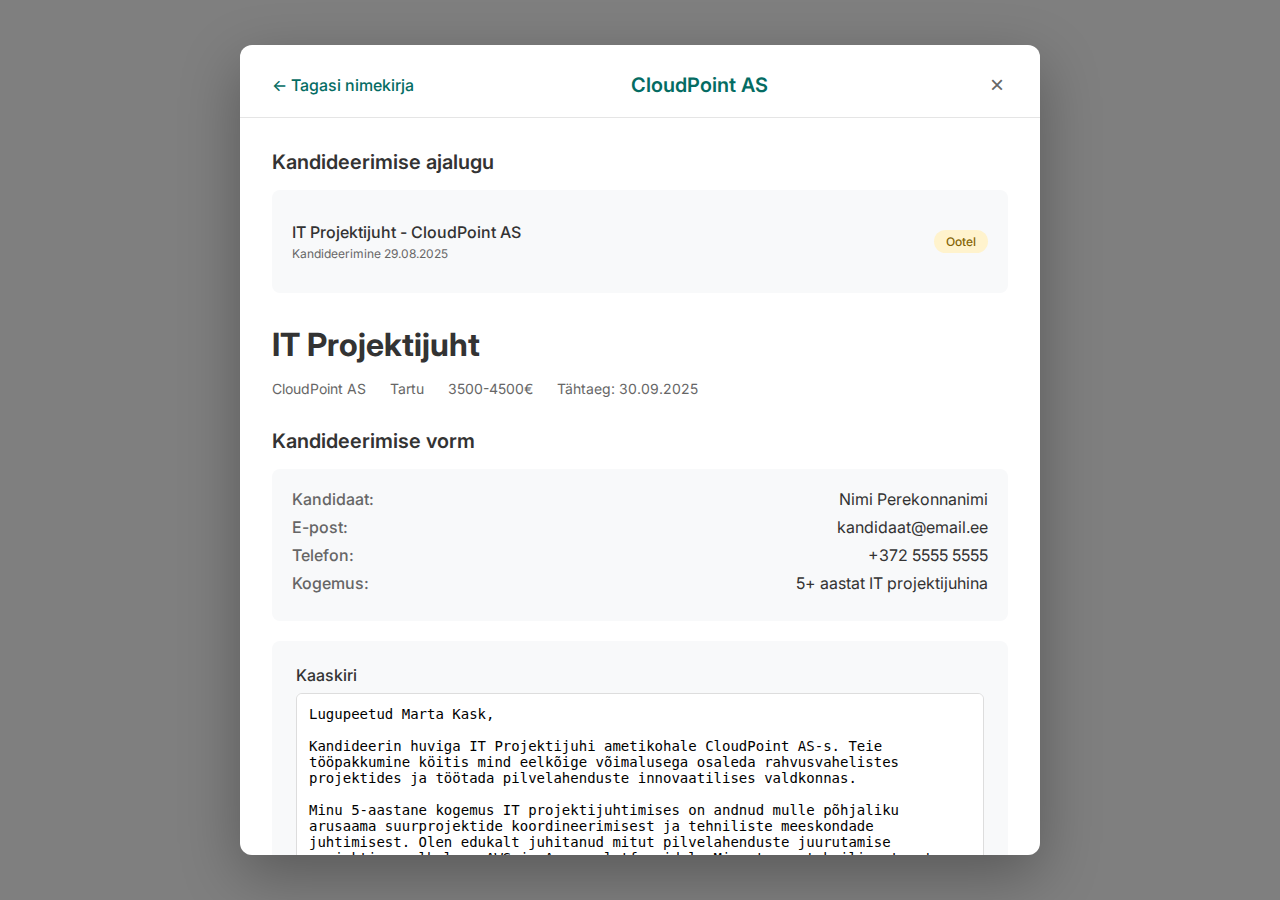
<file: 2ITprojektijuht_CloudPoint.html>
<!DOCTYPE html>
<html lang="et">
<head>
    <meta charset="UTF-8">
    <meta name="viewport" content="width=device-width, initial-scale=1.0">
    <title>Kandideeri tööpakkumisele - CloudPoint AS</title>
    <link href="https://fonts.googleapis.com/css2?family=Inter:wght@300;400;500;600;700&display=swap" rel="stylesheet">
    <style>
        * {
            margin: 0;
            padding: 0;
            box-sizing: border-box;
        }

        body {
            font-family: 'Inter', sans-serif;
            background-color: rgba(0,0,0,0.5);
            backdrop-filter: blur(5px);
            display: flex;
            align-items: center;
            justify-content: center;
            min-height: 100vh;
            padding: 20px;
        }

        .application-modal {
            background: white;
            border-radius: 12px;
            max-width: 800px;
            width: 100%;
            max-height: 90vh;
            overflow-y: auto;
            box-shadow: 0 20px 60px rgba(0,0,0,0.3);
            position: relative;
        }

        .application-header {
            padding: 24px 32px 16px 32px;
            border-bottom: 1px solid #e5e5e5;
            display: flex;
            align-items: center;
            justify-content: space-between;
        }

        .back-link {
            color: #046c63;
            text-decoration: none;
            font-weight: 500;
            display: flex;
            align-items: center;
            gap: 8px;
        }

        .back-link:hover {
            text-decoration: underline;
        }

        .company-name {
            color: #046c63;
            font-size: 20px;
            font-weight: 600;
        }

        .close-btn {
            background: none;
            border: none;
            font-size: 24px;
            color: #666;
            cursor: pointer;
            padding: 4px;
            line-height: 1;
        }

        .close-btn:hover {
            color: #333;
        }

        .application-content {
            padding: 32px;
        }

        .job-title {
            font-size: 32px;
            font-weight: 700;
            color: #333;
            margin-bottom: 16px;
        }

        .job-meta {
            display: flex;
            gap: 24px;
            margin-bottom: 32px;
            font-size: 14px;
            color: #666;
        }

        .section {
            margin-bottom: 32px;
        }

        .section-title {
            font-size: 20px;
            font-weight: 600;
            color: #333;
            margin-bottom: 16px;
        }

        .candidate-info {
            background: #f8f9fa;
            padding: 20px;
            border-radius: 8px;
            margin-bottom: 20px;
        }

        .info-row {
            display: flex;
            justify-content: space-between;
            margin-bottom: 8px;
        }

        .info-label {
            font-weight: 500;
            color: #666;
        }

        .info-value {
            color: #333;
        }

        .status-badge {
            padding: 4px 12px;
            border-radius: 20px;
            font-size: 12px;
            font-weight: 500;
        }

        .status-submitted {
            background: #e8f5e8;
            color: #2d7738;
        }

        .status-pending {
            background: #fff3cd;
            color: #856404;
        }

        .status-reviewing {
            background: #cce5ff;
            color: #0056b3;
        }

        .application-form {
            background: #f8f9fa;
            padding: 24px;
            border-radius: 8px;
        }

        .form-group {
            margin-bottom: 20px;
        }

        .form-label {
            display: block;
            font-weight: 500;
            color: #333;
            margin-bottom: 8px;
        }

        .form-input {
            width: 100%;
            padding: 12px;
            border: 1px solid #ddd;
            border-radius: 6px;
            font-size: 14px;
        }

        .form-textarea {
            width: 100%;
            padding: 12px;
            border: 1px solid #ddd;
            border-radius: 6px;
            font-size: 14px;
            min-height: 200px;
            resize: vertical;
        }

        .file-upload {
            display: flex;
            align-items: center;
            gap: 12px;
        }

        .file-input {
            display: none;
        }

        .file-button {
            padding: 10px 16px;
            background: #046c63;
            color: white;
            border: none;
            border-radius: 6px;
            cursor: pointer;
            font-size: 14px;
        }

        .file-button:hover {
            background: #035650;
        }

        .file-name {
            font-size: 14px;
            color: #666;
        }

        .submit-button {
            width: 100%;
            padding: 16px;
            background: #046c63;
            color: white;
            border: none;
            border-radius: 6px;
            font-size: 16px;
            font-weight: 500;
            cursor: pointer;
            margin-top: 24px;
        }

        .submit-button:hover {
            background: #035650;
        }

        .application-history {
            background: #f8f9fa;
            padding: 20px;
            border-radius: 8px;
        }

        .history-item {
            display: flex;
            justify-content: space-between;
            align-items: center;
            padding: 12px 0;
            border-bottom: 1px solid #e5e5e5;
        }

        .history-item:last-child {
            border-bottom: none;
        }

        .history-content {
            flex: 1;
        }

        .history-title {
            font-weight: 500;
            color: #333;
            margin-bottom: 4px;
        }

        .history-date {
            font-size: 12px;
            color: #666;
        }

        .message-bubble {
            background: white;
            padding: 16px;
            border-radius: 8px;
            margin: 12px 0;
            border-left: 4px solid #046c63;
        }

        .message-sender {
            font-weight: 500;
            color: #046c63;
            margin-bottom: 8px;
        }

        .message-text {
            color: #333;
            line-height: 1.5;
        }

        .message-time {
            font-size: 12px;
            color: #666;
            margin-top: 8px;
        }
    </style>
</head>

<body>
    <div class="application-modal">
        <div class="application-header">
            <a href="toootsingud.html" class="back-link">← Tagasi nimekirja</a>
            <div class="company-name">CloudPoint AS</div>
            <button class="close-btn" onclick="window.history.back()">&times;</button>
        </div>

        <div class="application-content">
            <!-- Candidate Application History Block -->
            <div class="section">
                <h2 class="section-title">Kandideerimise ajalugu</h2>
                <div class="application-history">
                    <div class="history-item">
                        <div class="history-content">
                            <div class="history-title">IT Projektijuht - CloudPoint AS</div>
                            <div class="history-date">Kandideerimine 29.08.2025</div>
                        </div>
                        <div class="status-badge status-pending">Ootel</div>
                    </div>
                </div>
            </div>

            <!-- Job Information -->
            <div class="section">
                <h1 class="job-title">IT Projektijuht</h1>
                <div class="job-meta">
                    <span>CloudPoint AS</span>
                    <span>Tartu</span>
                    <span>3500-4500€</span>
                    <span>Tähtaeg: 30.09.2025</span>
                </div>
            </div>

            <!-- Current Application -->
            <div class="section">
                <h2 class="section-title">Kandideerimise vorm</h2>
                <div class="candidate-info">
                    <div class="info-row">
                        <span class="info-label">Kandidaat:</span>
                        <span class="info-value">Nimi Perekonnanimi</span>
                    </div>
                    <div class="info-row">
                        <span class="info-label">E-post:</span>
                        <span class="info-value">kandidaat@email.ee</span>
                    </div>
                    <div class="info-row">
                        <span class="info-label">Telefon:</span>
                        <span class="info-value">+372 5555 5555</span>
                    </div>
                    <div class="info-row">
                        <span class="info-label">Kogemus:</span>
                        <span class="info-value">5+ aastat IT projektijuhina</span>
                    </div>
                </div>

                <div class="application-form">
                    <div class="form-group">
                        <label class="form-label" for="cover-letter">Kaaskiri</label>
                        <textarea class="form-textarea" id="cover-letter" placeholder="Kirjuta oma kaaskiri siia...">Lugupeetud Marta Kask,

Kandideerin huviga IT Projektijuhi ametikohale CloudPoint AS-s. Teie tööpakkumine köitis mind eelkõige võimalusega osaleda rahvusvahelistes projektides ja töötada pilvelahenduste innovaatilises valdkonnas.

Minu 5-aastane kogemus IT projektijuhtimises on andnud mulle põhjaliku arusaama suurprojektide koordineerimisest ja tehniliste meeskondade juhtimisest. Olen edukalt juhitanud mitut pilvelahenduste juurutamise projekti, sealhulgas AWS ja Azure platformidel. Minu tugev tehniline taust võimaldab mul efektiivselt suhelda arendajate ja arhitektidega ning mõista keerukaid tehnilisi väljakutseid.

Rahvusvaheliste projektide kogemus on andnud mulle suurepärased inglise keele oskused ja kultuuridevahelise suhtlemise pädevused. Olen töötanud meeskondadega üle maailma ja juhtinud projekte, kus oli vaja koordineerida erinevates ajavööndites töötavaid tiime. Minu projektijuhtimise sertifikaadid (PMP) ja Agile/Scrum kogemused tagavad professionaalse lähenemise projektide elluviimisele.

CloudPoint AS pakutav võimalus töötada uusimate tehnoloogiatega ja täielik kaugtöö vastavad täielikult minu karjääri-ootustele. Hindan eriti võimalust areneda kiiresti kasvavs ettevõttes ja saada koolitustoetust.

Usun, et minu kogemus pilvelahenduste projektidega, rahvusvaheliste meeskondade juhtimine ja tehniline kompetents teevad minust ideaalse kandidaadi teie meeskonda. Olen valmis alustama kokkulepetel ja panustama CloudPoint AS-i edukasse tulevikku.

Ootan põnevusega võimalust arutada, kuidas saan aidata kaasa teie pilvelahenduste projektide edukale elluviimisele.

Lugupidamisega,
[Kandidaadi nimi]</textarea>
                    </div>

                    <div class="form-group">
                        <label class="form-label">CV ja dokumendid</label>
                        <div class="file-upload">
                            <button class="file-button" onclick="document.getElementById('cv-upload').click()">Vali failid</button>
                            <input type="file" id="cv-upload" class="file-input" multiple accept=".pdf,.doc,.docx">
                            <span class="file-name" id="file-names">Failid valimata</span>
                        </div>
                    </div>

                    <button class="submit-button" onclick="submitApplication()">Saada kandideerimisavaldus</button>
                </div>
            </div>

            <!-- Communication History -->
            <div class="section">
                <h2 class="section-title">Suhtlusajalugu</h2>
                <div class="message-bubble">
                    <div class="message-sender">CloudPoint AS personaliosakond</div>
                    <div class="message-text">
                        Tere! Täname kandideerimast meie IT Projektijuhi ametikohale. Teie avaldus on vastu võetud ja me vaatame selle läbi lähimate päevade jooksul. Küsimuste korral võtke julgelt ühendust.
                    </div>
                    <div class="message-time">29.08.2025 14:30</div>
                </div>
            </div>
        </div>
    </div>

    <script>
        // File upload functionality
        document.getElementById('cv-upload').addEventListener('change', function() {
            const fileNames = document.getElementById('file-names');
            if (this.files.length > 0) {
                const names = Array.from(this.files).map(file => file.name).join(', ');
                fileNames.textContent = names;
            } else {
                fileNames.textContent = 'Failid valimata';
            }
        });

        function submitApplication() {
            const coverLetter = document.getElementById('cover-letter').value;
            const files = document.getElementById('cv-upload').files;
            
            if (!coverLetter.trim()) {
                alert('Palun täida kaaskiri');
                return;
            }
            
            if (files.length === 0) {
                alert('Palun lisa vähemalt CV fail');
                return;
            }
            
            // Simulate form submission
            alert('Kandideerimisavaldus on edukalt saadetud! CloudPoint AS-i personaliosakond vaatab teie avalduse läbi ja annab tagasisidet lähimate päevade jooksul.');
            
            // Optionally close window or redirect
            // window.close();
        }
    </script>
</body>
</html>
</file>
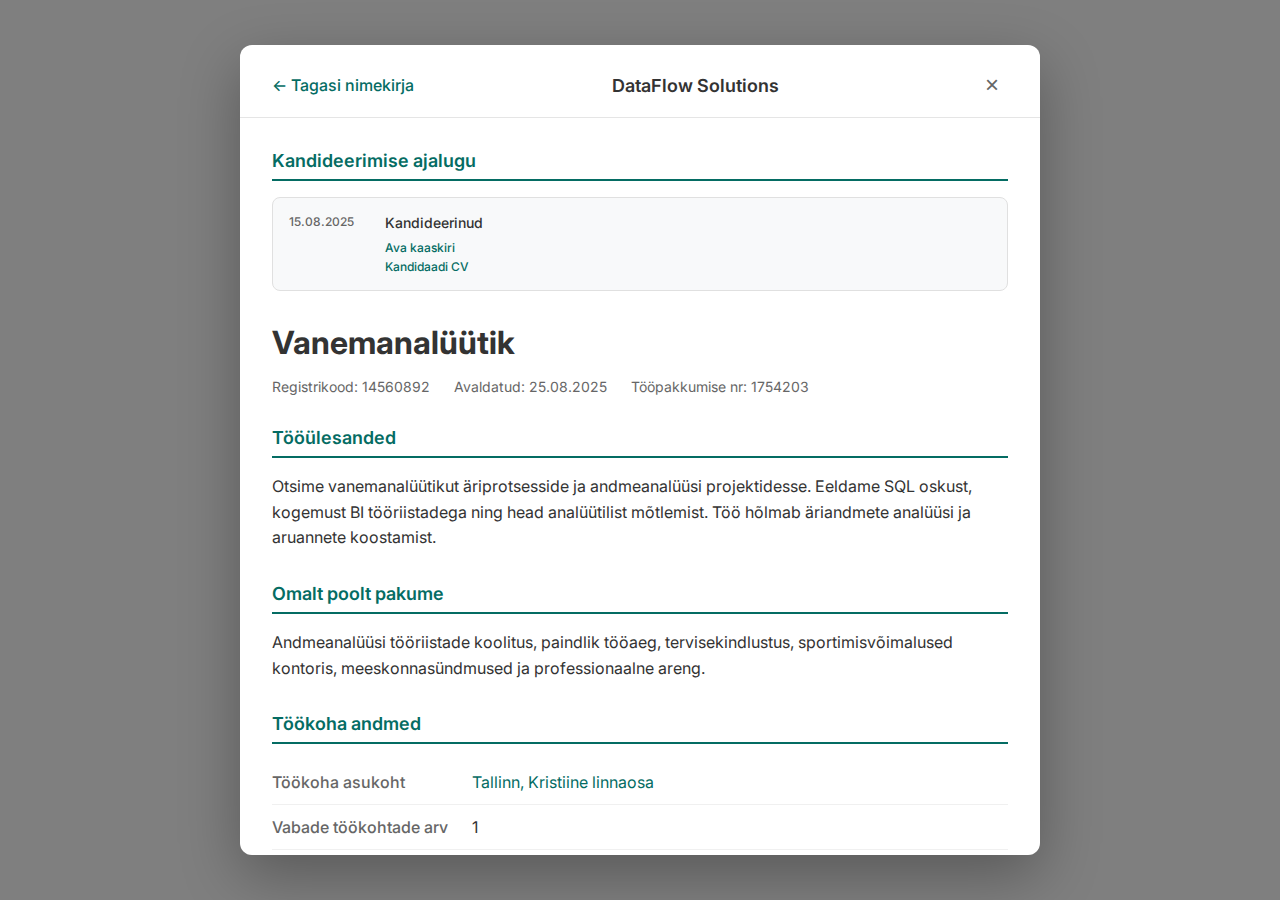
<file: 3DataFlow.html>
<!DOCTYPE html>
<html lang="et">
<head>
    <meta charset="UTF-8">
    <meta name="viewport" content="width=device-width, initial-scale=1.0">
    <title>Kandideeri tööpakkumisele - DataFlow Solutions</title>
    <link href="https://fonts.googleapis.com/css2?family=Inter:wght@300;400;500;600;700&display=swap" rel="stylesheet">
    <style>
        * {
            margin: 0;
            padding: 0;
            box-sizing: border-box;
        }

        body {
            font-family: 'Inter', sans-serif;
            background-color: rgba(0,0,0,0.5);
            backdrop-filter: blur(5px);
            display: flex;
            align-items: center;
            justify-content: center;
            min-height: 100vh;
            padding: 20px;
        }

        .application-modal {
            background: white;
            border-radius: 12px;
            max-width: 800px;
            width: 100%;
            max-height: 90vh;
            overflow-y: auto;
            box-shadow: 0 20px 60px rgba(0,0,0,0.3);
            position: relative;
        }

        .application-header {
            padding: 24px 32px 16px 32px;
            border-bottom: 1px solid #e5e5e5;
            display: flex;
            align-items: center;
            justify-content: space-between;
        }

        .back-link {
            color: #046c63;
            text-decoration: none;
            font-weight: 500;
            display: flex;
            align-items: center;
            gap: 8px;
        }

        .back-link:hover {
            text-decoration: underline;
        }

        .company-name {
            font-weight: 600;
            color: #333;
            font-size: 18px;
        }

        .close-btn {
            background: none;
            border: none;
            font-size: 24px;
            cursor: pointer;
            color: #666;
            padding: 0;
            width: 32px;
            height: 32px;
            border-radius: 50%;
            display: flex;
            align-items: center;
            justify-content: center;
        }

        .close-btn:hover {
            background-color: #f5f5f5;
        }

        .application-content {
            padding: 32px;
        }

        .job-title {
            font-size: 32px;
            font-weight: 700;
            color: #333;
            margin-bottom: 16px;
        }

        .job-meta {
            display: flex;
            gap: 24px;
            margin-bottom: 32px;
            flex-wrap: wrap;
        }

        .job-meta span {
            color: #666;
            font-size: 14px;
        }

        .section {
            margin-bottom: 32px;
        }

        .section-title {
            font-size: 18px;
            font-weight: 600;
            color: #046c63;
            margin-bottom: 16px;
            padding-bottom: 8px;
            border-bottom: 2px solid #046c63;
        }

        .section-content {
            color: #333;
            line-height: 1.6;
        }

        .details-table {
            width: 100%;
            border-collapse: collapse;
        }

        .details-table td {
            padding: 12px 0;
            border-bottom: 1px solid #f0f0f0;
            vertical-align: top;
        }

        .details-table td:first-child {
            color: #666;
            font-weight: 500;
            width: 200px;
            padding-right: 24px;
        }

        .details-table td:last-child {
            color: #333;
        }

        .location-link {
            color: #046c63;
            text-decoration: none;
        }

        .location-link:hover {
            text-decoration: underline;
        }

        .contact-link {
            color: #046c63;
            text-decoration: none;
        }

        .contact-link:hover {
            text-decoration: underline;
        }

        .application-info {
            background-color: #f8f9fa;
            padding: 16px;
            border-radius: 8px;
            margin-bottom: 24px;
        }

        .application-info h4 {
            color: #333;
            margin-bottom: 8px;
            font-weight: 600;
        }

        .application-info p {
            color: #666;
            font-size: 14px;
            line-height: 1.5;
        }

        .application-actions {
            display: flex;
            gap: 16px;
            justify-content: center;
            padding: 24px 32px;
            border-top: 1px solid #e5e5e5;
        }

        .btn {
            padding: 12px 32px;
            border: none;
            border-radius: 8px;
            font-weight: 600;
            cursor: pointer;
            transition: all 0.3s ease;
            font-size: 16px;
        }

        .btn-primary {
            background-color: #046c63;
            color: white;
        }

        .btn-primary:hover {
            background-color: #035a52;
        }

        .btn-secondary {
            background-color: #f8f9fa;
            color: #333;
            border: 1px solid #dee2e6;
        }

        .btn-secondary:hover {
            background-color: #e9ecef;
        }

        .btn-outline {
            background-color: transparent;
            color: #666;
            border: 1px solid #dee2e6;
        }

        .btn-outline:hover {
            background-color: #f8f9fa;
        }

        @media (max-width: 768px) {
            .application-modal {
                margin: 10px;
                max-height: 95vh;
            }
            
            .application-content {
                padding: 24px;
            }
            
            .job-title {
                font-size: 24px;
            }
            
            .job-meta {
                flex-direction: column;
                gap: 8px;
            }
            
            .application-actions {
                flex-direction: column;
            }
        }

        /* Candidate History Styles */
        .candidate-history-block {
            background: #f8f9fa;
            border: 1px solid #e0e0e0;
            border-radius: 8px;
            overflow: hidden;
        }

        .candidate-history-item {
            display: flex;
            padding: 16px;
            border-bottom: 1px solid #e5e5e5;
            align-items: flex-start;
            gap: 16px;
        }

        .candidate-history-item:last-child {
            border-bottom: none;
        }

        .candidate-history-item:hover {
            background-color: #f0f0f0;
        }

        .candidate-history-date {
            font-size: 12px;
            color: #666;
            min-width: 80px;
            font-weight: 500;
            flex-shrink: 0;
        }

        .candidate-history-content {
            flex: 1;
            display: flex;
            flex-direction: column;
            gap: 8px;
        }

        .candidate-history-job {
            font-weight: 500;
            color: #333;
            line-height: 1.3;
            font-size: 14px;
        }

        .candidate-history-actions {
            display: flex;
            flex-direction: column;
            gap: 4px;
        }

        .history-link {
            color: #046c63;
            text-decoration: none;
            font-size: 12px;
            font-weight: 500;
        }

        .history-link:hover {
            text-decoration: underline;
        }

        .candidate-history-status {
            font-size: 12px;
            padding: 4px 8px;
            border-radius: 12px;
            display: inline-block;
            font-weight: 500;
            align-self: flex-start;
        }

        .status-pending {
            background-color: #fff3cd;
            color: #856404;
        }

        .status-accepted {
            background-color: #d4edda;
            color: #155724;
        }

        .status-rejected {
            background-color: #f8d7da;
            color: #721c24;
        }

        .status-interview {
            background-color: #d1ecf1;
            color: #0c5460;
        }
    </style>
</head>
<body>
    <div class="application-modal">
        <div class="application-header">
            <a href="toootsingud.html" class="back-link">← Tagasi nimekirja</a>
            <div class="company-name">DataFlow Solutions</div>
            <button class="close-btn" onclick="window.history.back()">&times;</button>
        </div>

        <div class="application-content">
            <!-- Candidate Application History Block -->
            <div class="section">
                <h2 class="section-title">Kandideerimise ajalugu</h2>
                <div class="candidate-history-block">
                    <div class="candidate-history-item">
                        <div class="candidate-history-date">15.08.2025</div>
                        <div class="candidate-history-content">
                            <div class="candidate-history-job">Kandideerinud</div>
                            <div class="candidate-history-actions">
                                <a href="#" class="history-link">Ava kaaskiri</a>
                                <a href="#" class="history-link">Kandidaadi CV</a>
                            </div>
                        </div>
                    </div>
                </div>
            </div>

            <h1 class="job-title">Vanemanalüütik</h1>
            
            <div class="job-meta">
                <span>Registrikood: 14560892</span>
                <span>Avaldatud: 25.08.2025</span>
                <span>Tööpakkumise nr: 1754203</span>
            </div>

            <div class="section">
                <h2 class="section-title">Tööülesanded</h2>
                <div class="section-content">
                    <p>Otsime vanemanalüütikut äriprotsesside ja andmeanalüüsi projektidesse. Eeldame SQL oskust, kogemust BI tööriistadega ning head analüütilist mõtlemist. Töö hõlmab äriandmete analüüsi ja aruannete koostamist.</p>
                </div>
            </div>

            <div class="section">
                <h2 class="section-title">Omalt poolt pakume</h2>
                <div class="section-content">
                    <p>Andmeanalüüsi tööriistade koolitus, paindlik tööaeg, tervisekindlustus, sportimisvõimalused kontoris, meeskonnasündmused ja professionaalne areng.</p>
                </div>
            </div>

            <div class="section">
                <h2 class="section-title">Töökoha andmed</h2>
                <table class="details-table">
                    <tr>
                        <td>Töökoha asukoht</td>
                        <td><a href="#" class="location-link">Tallinn, Kristiine linnaosa</a></td>
                    </tr>
                    <tr>
                        <td>Vabade töökohtade arv</td>
                        <td>1</td>
                    </tr>
                    <tr>
                        <td>Töötasu lähtestus</td>
                        <td>2800-3700 eurot/kuus (bruto)</td>
                    </tr>
                    <tr>
                        <td>Tööaeg</td>
                        <td>Täistööaeg</td>
                    </tr>
                    <tr>
                        <td>Tööaja lähtestus</td>
                        <td>Hübriid (1 päev kodus)</td>
                    </tr>
                    <tr>
                        <td>Vahetetustega</td>
                        <td>Ei</td>
                    </tr>
                    <tr>
                        <td>Töösuhte kestus</td>
                        <td>Tähtajatu</td>
                    </tr>
                    <tr>
                        <td>Töösuhte asumise aeg</td>
                        <td>01.10.2025</td>
                    </tr>
                </table>
            </div>

            <div class="section">
                <h2 class="section-title">Kandideerimise info</h2>
                <table class="details-table">
                    <tr>
                        <td>Kandideerimise tähtaeg</td>
                        <td>20.09.2025</td>
                    </tr>
                    <tr>
                        <td>Vajalikud dokumendid</td>
                        <td>CV ja näidisanalüüs</td>
                    </tr>
                    <tr>
                        <td>Kontakt</td>
                        <td>Anna Rebane, HR, e-post: <a href="mailto:anna.rebane@dataflow.ee" class="contact-link">anna.rebane@dataflow.ee</a></td>
                    </tr>
                </table>
            </div>
        </div>
    </div>

    <script>
        // Add any JavaScript functionality here if needed
    </script>
</body>
</html>
</file>
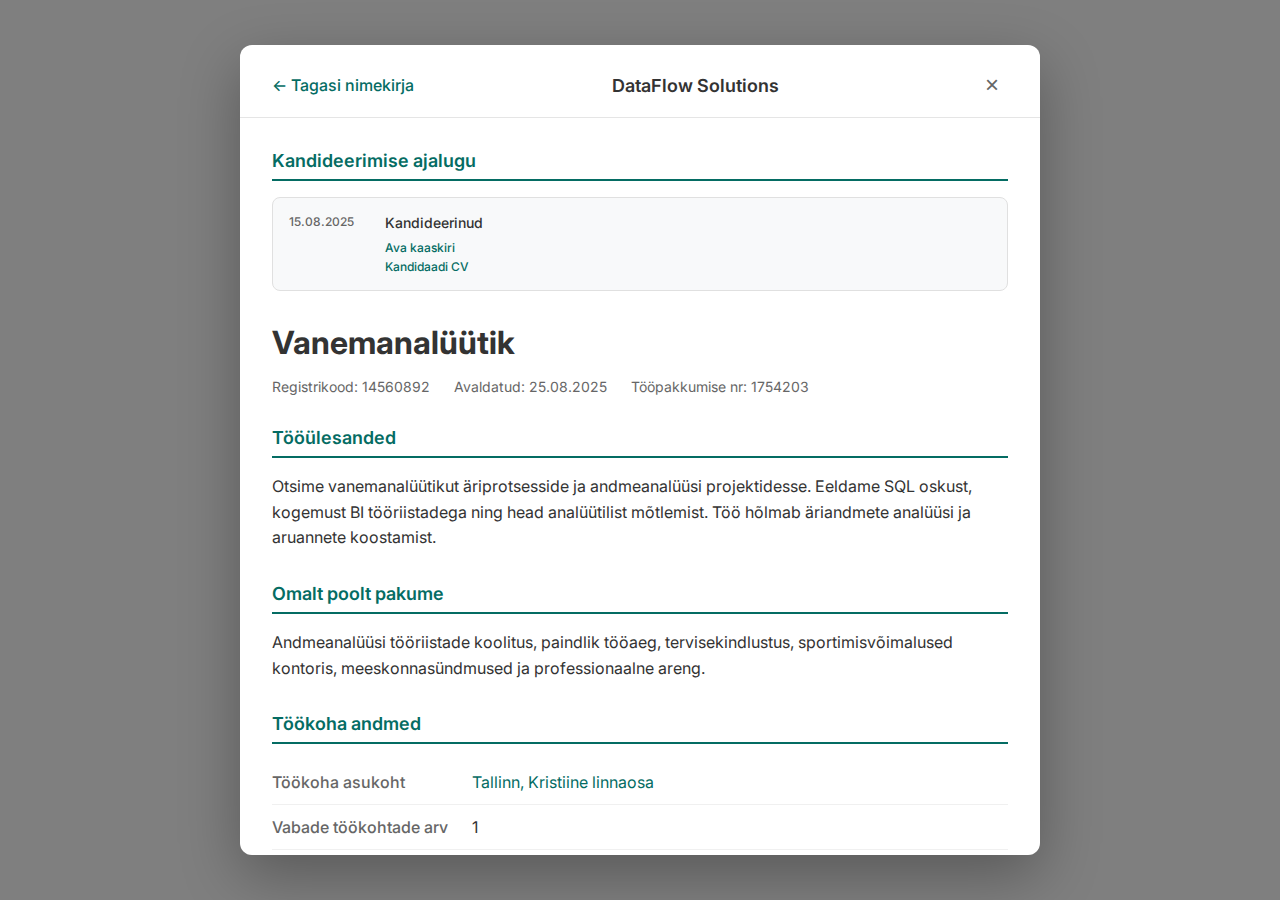
<file: 3DataFlow_index.html>
<!DOCTYPE html>
<html lang="et">
<head>
    <meta charset="UTF-8">
    <meta name="viewport" content="width=device-width, initial-scale=1.0">
    <title>Kandideeri tööpakkumisele - DataFlow Solutions</title>
    <link href="https://fonts.googleapis.com/css2?family=Inter:wght@300;400;500;600;700&display=swap" rel="stylesheet">
    <style>
        * {
            margin: 0;
            padding: 0;
            box-sizing: border-box;
        }

        body {
            font-family: 'Inter', sans-serif;
            background-color: rgba(0,0,0,0.5);
            backdrop-filter: blur(5px);
            display: flex;
            align-items: center;
            justify-content: center;
            min-height: 100vh;
            padding: 20px;
        }

        .application-modal {
            background: white;
            border-radius: 12px;
            max-width: 800px;
            width: 100%;
            max-height: 90vh;
            overflow-y: auto;
            box-shadow: 0 20px 60px rgba(0,0,0,0.3);
            position: relative;
        }

        .application-header {
            padding: 24px 32px 16px 32px;
            border-bottom: 1px solid #e5e5e5;
            display: flex;
            align-items: center;
            justify-content: space-between;
        }

        .back-link {
            color: #046c63;
            text-decoration: none;
            font-weight: 500;
            display: flex;
            align-items: center;
            gap: 8px;
        }

        .back-link:hover {
            text-decoration: underline;
        }

        .company-name {
            font-weight: 600;
            color: #333;
            font-size: 18px;
        }

        .close-btn {
            background: none;
            border: none;
            font-size: 24px;
            cursor: pointer;
            color: #666;
            padding: 0;
            width: 32px;
            height: 32px;
            border-radius: 50%;
            display: flex;
            align-items: center;
            justify-content: center;
        }

        .close-btn:hover {
            background-color: #f5f5f5;
        }

        .application-content {
            padding: 32px;
        }

        .job-title {
            font-size: 32px;
            font-weight: 700;
            color: #333;
            margin-bottom: 16px;
        }

        .job-meta {
            display: flex;
            gap: 24px;
            margin-bottom: 32px;
            flex-wrap: wrap;
        }

        .job-meta span {
            color: #666;
            font-size: 14px;
        }

        .section {
            margin-bottom: 32px;
        }

        .section-title {
            font-size: 18px;
            font-weight: 600;
            color: #046c63;
            margin-bottom: 16px;
            padding-bottom: 8px;
            border-bottom: 2px solid #046c63;
        }

        .section-content {
            color: #333;
            line-height: 1.6;
        }

        .details-table {
            width: 100%;
            border-collapse: collapse;
        }

        .details-table td {
            padding: 12px 0;
            border-bottom: 1px solid #f0f0f0;
            vertical-align: top;
        }

        .details-table td:first-child {
            color: #666;
            font-weight: 500;
            width: 200px;
            padding-right: 24px;
        }

        .details-table td:last-child {
            color: #333;
        }

        .location-link {
            color: #046c63;
            text-decoration: none;
        }

        .location-link:hover {
            text-decoration: underline;
        }

        .contact-link {
            color: #046c63;
            text-decoration: none;
        }

        .contact-link:hover {
            text-decoration: underline;
        }

        .application-info {
            background-color: #f8f9fa;
            padding: 16px;
            border-radius: 8px;
            margin-bottom: 24px;
        }

        .application-info h4 {
            color: #333;
            margin-bottom: 8px;
            font-weight: 600;
        }

        .application-info p {
            color: #666;
            font-size: 14px;
            line-height: 1.5;
        }

        .application-actions {
            display: flex;
            gap: 16px;
            justify-content: center;
            padding: 24px 32px;
            border-top: 1px solid #e5e5e5;
        }

        .btn {
            padding: 12px 32px;
            border: none;
            border-radius: 8px;
            font-weight: 600;
            cursor: pointer;
            transition: all 0.3s ease;
            font-size: 16px;
        }

        .btn-primary {
            background-color: #046c63;
            color: white;
        }

        .btn-primary:hover {
            background-color: #035a52;
        }

        .btn-secondary {
            background-color: #f8f9fa;
            color: #333;
            border: 1px solid #dee2e6;
        }

        .btn-secondary:hover {
            background-color: #e9ecef;
        }

        .btn-outline {
            background-color: transparent;
            color: #666;
            border: 1px solid #dee2e6;
        }

        .btn-outline:hover {
            background-color: #f8f9fa;
        }

        @media (max-width: 768px) {
            .application-modal {
                margin: 10px;
                max-height: 95vh;
            }
            
            .application-content {
                padding: 24px;
            }
            
            .job-title {
                font-size: 24px;
            }
            
            .job-meta {
                flex-direction: column;
                gap: 8px;
            }
            
            .application-actions {
                flex-direction: column;
            }
        }

        /* Candidate History Styles */
        .candidate-history-block {
            background: #f8f9fa;
            border: 1px solid #e0e0e0;
            border-radius: 8px;
            overflow: hidden;
        }

        .candidate-history-item {
            display: flex;
            padding: 16px;
            border-bottom: 1px solid #e5e5e5;
            align-items: flex-start;
            gap: 16px;
        }

        .candidate-history-item:last-child {
            border-bottom: none;
        }

        .candidate-history-item:hover {
            background-color: #f0f0f0;
        }

        .candidate-history-date {
            font-size: 12px;
            color: #666;
            min-width: 80px;
            font-weight: 500;
            flex-shrink: 0;
        }

        .candidate-history-content {
            flex: 1;
            display: flex;
            flex-direction: column;
            gap: 8px;
        }

        .candidate-history-job {
            font-weight: 500;
            color: #333;
            line-height: 1.3;
            font-size: 14px;
        }

        .candidate-history-actions {
            display: flex;
            flex-direction: column;
            gap: 4px;
        }

        .history-link {
            color: #046c63;
            text-decoration: none;
            font-size: 12px;
            font-weight: 500;
        }

        .history-link:hover {
            text-decoration: underline;
        }

        .candidate-history-status {
            font-size: 12px;
            padding: 4px 8px;
            border-radius: 12px;
            display: inline-block;
            font-weight: 500;
            align-self: flex-start;
        }

        .status-pending {
            background-color: #fff3cd;
            color: #856404;
        }

        .status-accepted {
            background-color: #d4edda;
            color: #155724;
        }

        .status-rejected {
            background-color: #f8d7da;
            color: #721c24;
        }

        .status-interview {
            background-color: #d1ecf1;
            color: #0c5460;
        }
    </style>
</head>
<body>
    <div class="application-modal">
        <div class="application-header">
            <a href="index.html" class="back-link">← Tagasi nimekirja</a>
            <div class="company-name">DataFlow Solutions</div>
            <button class="close-btn" onclick="window.history.back()">&times;</button>
        </div>

        <div class="application-content">
            <!-- Candidate Application History Block -->
            <div class="section">
                <h2 class="section-title">Kandideerimise ajalugu</h2>
                <div class="candidate-history-block">
                    <div class="candidate-history-item">
                        <div class="candidate-history-date">15.08.2025</div>
                        <div class="candidate-history-content">
                            <div class="candidate-history-job">Kandideerinud</div>
                            <div class="candidate-history-actions">
                                <a href="#" class="history-link">Ava kaaskiri</a>
                                <a href="#" class="history-link">Kandidaadi CV</a>
                            </div>
                        </div>
                    </div>
                </div>
            </div>

            <h1 class="job-title">Vanemanalüütik</h1>
            
            <div class="job-meta">
                <span>Registrikood: 14560892</span>
                <span>Avaldatud: 25.08.2025</span>
                <span>Tööpakkumise nr: 1754203</span>
            </div>

            <div class="section">
                <h2 class="section-title">Tööülesanded</h2>
                <div class="section-content">
                    <p>Otsime vanemanalüütikut äriprotsesside ja andmeanalüüsi projektidesse. Eeldame SQL oskust, kogemust BI tööriistadega ning head analüütilist mõtlemist. Töö hõlmab äriandmete analüüsi ja aruannete koostamist.</p>
                </div>
            </div>

            <div class="section">
                <h2 class="section-title">Omalt poolt pakume</h2>
                <div class="section-content">
                    <p>Andmeanalüüsi tööriistade koolitus, paindlik tööaeg, tervisekindlustus, sportimisvõimalused kontoris, meeskonnasündmused ja professionaalne areng.</p>
                </div>
            </div>

            <div class="section">
                <h2 class="section-title">Töökoha andmed</h2>
                <table class="details-table">
                    <tr>
                        <td>Töökoha asukoht</td>
                        <td><a href="#" class="location-link">Tallinn, Kristiine linnaosa</a></td>
                    </tr>
                    <tr>
                        <td>Vabade töökohtade arv</td>
                        <td>1</td>
                    </tr>
                    <tr>
                        <td>Töötasu lähtestus</td>
                        <td>2800-3700 eurot/kuus (bruto)</td>
                    </tr>
                    <tr>
                        <td>Tööaeg</td>
                        <td>Täistööaeg</td>
                    </tr>
                    <tr>
                        <td>Tööaja lähtestus</td>
                        <td>Hübriid (1 päev kodus)</td>
                    </tr>
                    <tr>
                        <td>Vahetetustega</td>
                        <td>Ei</td>
                    </tr>
                    <tr>
                        <td>Töösuhte kestus</td>
                        <td>Tähtajatu</td>
                    </tr>
                    <tr>
                        <td>Töösuhte asumise aeg</td>
                        <td>01.10.2025</td>
                    </tr>
                </table>
            </div>

            <div class="section">
                <h2 class="section-title">Kandideerimise info</h2>
                <table class="details-table">
                    <tr>
                        <td>Kandideerimise tähtaeg</td>
                        <td>20.09.2025</td>
                    </tr>
                    <tr>
                        <td>Vajalikud dokumendid</td>
                        <td>CV ja näidisanalüüs</td>
                    </tr>
                    <tr>
                        <td>Kontakt</td>
                        <td>Anna Rebane, HR, e-post: <a href="mailto:anna.rebane@dataflow.ee" class="contact-link">anna.rebane@dataflow.ee</a></td>
                    </tr>
                </table>
            </div>
        </div>
    </div>

    <script>
        // Add any JavaScript functionality here if needed
    </script>
</body>
</html>
</file>
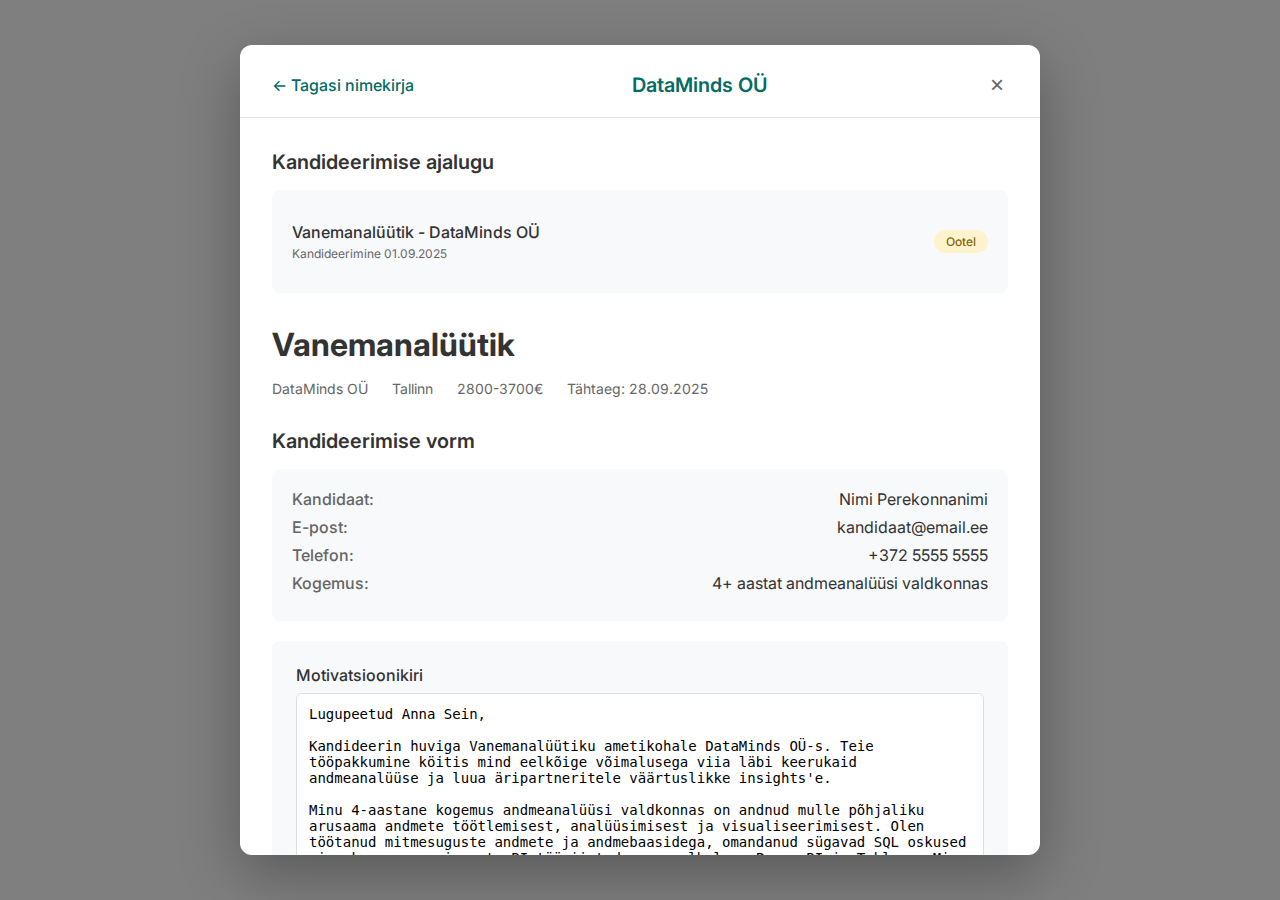
<file: 3Vanemanaluutik_DataMinds.html>
<!DOCTYPE html>
<html lang="et">
<head>
    <meta charset="UTF-8">
    <meta name="viewport" content="width=device-width, initial-scale=1.0">
    <title>Kandideeri tööpakkumisele - DataMinds OÜ</title>
    <link href="https://fonts.googleapis.com/css2?family=Inter:wght@300;400;500;600;700&display=swap" rel="stylesheet">
    <style>
        * {
            margin: 0;
            padding: 0;
            box-sizing: border-box;
        }

        body {
            font-family: 'Inter', sans-serif;
            background-color: rgba(0,0,0,0.5);
            backdrop-filter: blur(5px);
            display: flex;
            align-items: center;
            justify-content: center;
            min-height: 100vh;
            padding: 20px;
        }

        .application-modal {
            background: white;
            border-radius: 12px;
            max-width: 800px;
            width: 100%;
            max-height: 90vh;
            overflow-y: auto;
            box-shadow: 0 20px 60px rgba(0,0,0,0.3);
            position: relative;
        }

        .application-header {
            padding: 24px 32px 16px 32px;
            border-bottom: 1px solid #e5e5e5;
            display: flex;
            align-items: center;
            justify-content: space-between;
        }

        .back-link {
            color: #046c63;
            text-decoration: none;
            font-weight: 500;
            display: flex;
            align-items: center;
            gap: 8px;
        }

        .back-link:hover {
            text-decoration: underline;
        }

        .company-name {
            color: #046c63;
            font-size: 20px;
            font-weight: 600;
        }

        .close-btn {
            background: none;
            border: none;
            font-size: 24px;
            color: #666;
            cursor: pointer;
            padding: 4px;
            line-height: 1;
        }

        .close-btn:hover {
            color: #333;
        }

        .application-content {
            padding: 32px;
        }

        .job-title {
            font-size: 32px;
            font-weight: 700;
            color: #333;
            margin-bottom: 16px;
        }

        .job-meta {
            display: flex;
            gap: 24px;
            margin-bottom: 32px;
            font-size: 14px;
            color: #666;
        }

        .section {
            margin-bottom: 32px;
        }

        .section-title {
            font-size: 20px;
            font-weight: 600;
            color: #333;
            margin-bottom: 16px;
        }

        .candidate-info {
            background: #f8f9fa;
            padding: 20px;
            border-radius: 8px;
            margin-bottom: 20px;
        }

        .info-row {
            display: flex;
            justify-content: space-between;
            margin-bottom: 8px;
        }

        .info-label {
            font-weight: 500;
            color: #666;
        }

        .info-value {
            color: #333;
        }

        .status-badge {
            padding: 4px 12px;
            border-radius: 20px;
            font-size: 12px;
            font-weight: 500;
        }

        .status-submitted {
            background: #e8f5e8;
            color: #2d7738;
        }

        .status-pending {
            background: #fff3cd;
            color: #856404;
        }

        .status-reviewing {
            background: #cce5ff;
            color: #0056b3;
        }

        .application-form {
            background: #f8f9fa;
            padding: 24px;
            border-radius: 8px;
        }

        .form-group {
            margin-bottom: 20px;
        }

        .form-label {
            display: block;
            font-weight: 500;
            color: #333;
            margin-bottom: 8px;
        }

        .form-input {
            width: 100%;
            padding: 12px;
            border: 1px solid #ddd;
            border-radius: 6px;
            font-size: 14px;
        }

        .form-textarea {
            width: 100%;
            padding: 12px;
            border: 1px solid #ddd;
            border-radius: 6px;
            font-size: 14px;
            min-height: 200px;
            resize: vertical;
        }

        .file-upload {
            display: flex;
            align-items: center;
            gap: 12px;
        }

        .file-input {
            display: none;
        }

        .file-button {
            padding: 10px 16px;
            background: #046c63;
            color: white;
            border: none;
            border-radius: 6px;
            cursor: pointer;
            font-size: 14px;
        }

        .file-button:hover {
            background: #035650;
        }

        .file-name {
            font-size: 14px;
            color: #666;
        }

        .submit-button {
            width: 100%;
            padding: 16px;
            background: #046c63;
            color: white;
            border: none;
            border-radius: 6px;
            font-size: 16px;
            font-weight: 500;
            cursor: pointer;
            margin-top: 24px;
        }

        .submit-button:hover {
            background: #035650;
        }

        .application-history {
            background: #f8f9fa;
            padding: 20px;
            border-radius: 8px;
        }

        .history-item {
            display: flex;
            justify-content: space-between;
            align-items: center;
            padding: 12px 0;
            border-bottom: 1px solid #e5e5e5;
        }

        .history-item:last-child {
            border-bottom: none;
        }

        .history-content {
            flex: 1;
        }

        .history-title {
            font-weight: 500;
            color: #333;
            margin-bottom: 4px;
        }

        .history-date {
            font-size: 12px;
            color: #666;
        }

        .message-bubble {
            background: white;
            padding: 16px;
            border-radius: 8px;
            margin: 12px 0;
            border-left: 4px solid #046c63;
        }

        .message-sender {
            font-weight: 500;
            color: #046c63;
            margin-bottom: 8px;
        }

        .message-text {
            color: #333;
            line-height: 1.5;
        }

        .message-time {
            font-size: 12px;
            color: #666;
            margin-top: 8px;
        }
    </style>
</head>

<body>
    <div class="application-modal">
        <div class="application-header">
            <a href="toootsingud.html" class="back-link">← Tagasi nimekirja</a>
            <div class="company-name">DataMinds OÜ</div>
            <button class="close-btn" onclick="window.history.back()">&times;</button>
        </div>

        <div class="application-content">
            <!-- Candidate Application History Block -->
            <div class="section">
                <h2 class="section-title">Kandideerimise ajalugu</h2>
                <div class="application-history">
                    <div class="history-item">
                        <div class="history-content">
                            <div class="history-title">Vanemanalüütik - DataMinds OÜ</div>
                            <div class="history-date">Kandideerimine 01.09.2025</div>
                        </div>
                        <div class="status-badge status-pending">Ootel</div>
                    </div>
                </div>
            </div>

            <!-- Job Information -->
            <div class="section">
                <h1 class="job-title">Vanemanalüütik</h1>
                <div class="job-meta">
                    <span>DataMinds OÜ</span>
                    <span>Tallinn</span>
                    <span>2800-3700€</span>
                    <span>Tähtaeg: 28.09.2025</span>
                </div>
            </div>

            <!-- Current Application -->
            <div class="section">
                <h2 class="section-title">Kandideerimise vorm</h2>
                <div class="candidate-info">
                    <div class="info-row">
                        <span class="info-label">Kandidaat:</span>
                        <span class="info-value">Nimi Perekonnanimi</span>
                    </div>
                    <div class="info-row">
                        <span class="info-label">E-post:</span>
                        <span class="info-value">kandidaat@email.ee</span>
                    </div>
                    <div class="info-row">
                        <span class="info-label">Telefon:</span>
                        <span class="info-value">+372 5555 5555</span>
                    </div>
                    <div class="info-row">
                        <span class="info-label">Kogemus:</span>
                        <span class="info-value">4+ aastat andmeanalüüsi valdkonnas</span>
                    </div>
                </div>

                <div class="application-form">
                    <div class="form-group">
                        <label class="form-label" for="cover-letter">Motivatsioonikiri</label>
                        <textarea class="form-textarea" id="cover-letter" placeholder="Kirjuta oma motivatsioonikiri siia...">Lugupeetud Anna Sein,

Kandideerin huviga Vanemanalüütiku ametikohale DataMinds OÜ-s. Teie tööpakkumine köitis mind eelkõige võimalusega viia läbi keerukaid andmeanalüüse ja luua äripartneritele väärtuslikke insights'e.

Minu 4-aastane kogemus andmeanalüüsi valdkonnas on andnud mulle põhjaliku arusaama andmete töötlemisest, analüüsimisest ja visualiseerimisest. Olen töötanud mitmesuguste andmete ja andmebaasidega, omandanud sügavad SQL oskused ning kogemuse erinevate BI tööriistadega, sealhulgas Power BI ja Tableau. Minu tehniline taust hõlmab ka Python'i kasutamist statistiliseks analüüsiks ja andmete töötlemiseks.

Eelmistes rollides olen edukalt loonud automatiseeritud aruandeid, analüüsinud kliendiandmeid äriprotsesside optimeerimiseks ning andnud äripartneritele andmepõhiseid soovitusi. Minu analüütilised mõtlemisoskused ja tähelepanelikkus detailidele on võimaldanud mul tuvastada olulisi mustreid ja trende, mis on aidanud ettevõtetel paremaid otsuseid teha.

DataMinds OÜ pakutav võimalus töötada mitmekesiste andmetega ja kaasaegse tehnoloogiaplatformiga vastab täielikult minu karjääri-eesmärkidele. Hindan eriti hübriid-töökorraldust ja võimalust areneda sõbralikus meeskonnas.

Usun, et minu analüütilised oskused, tehniline kogemus ja motiveeritus luua äri jaoks väärtust teeb minust ideaalse kandidaadi teie meeskonda. Olen valmis alustama kokkulepetel ja panustama DataMinds OÜ analüütilisse võimekusse.

Ootan põnevusega võimalust arutada, kuidas saan aidata kaasa teie andmeanalüüsi projektide edukale elluviimisele.

Lugupidamisega,
[Kandidaadi nimi]</textarea>
                    </div>

                    <div class="form-group">
                        <label class="form-label">CV ja dokumendid</label>
                        <div class="file-upload">
                            <button class="file-button" onclick="document.getElementById('cv-upload').click()">Vali failid</button>
                            <input type="file" id="cv-upload" class="file-input" multiple accept=".pdf,.doc,.docx">
                            <span class="file-name" id="file-names">Failid valimata</span>
                        </div>
                    </div>

                    <button class="submit-button" onclick="submitApplication()">Saada kandideerimisavaldus</button>
                </div>
            </div>

            <!-- Communication History -->
            <div class="section">
                <h2 class="section-title">Suhtlusajalugu</h2>
                <div class="message-bubble">
                    <div class="message-sender">DataMinds OÜ personaliosakond</div>
                    <div class="message-text">
                        Tere! Täname kandideerimast meie Vanemanalüütiku ametikohale. Teie avaldus on vastu võetud ja me vaatame selle läbi lähimate päevade jooksul. Küsimuste korral võtke julgelt ühendust.
                    </div>
                    <div class="message-time">01.09.2025 16:45</div>
                </div>
            </div>
        </div>
    </div>

    <script>
        // File upload functionality
        document.getElementById('cv-upload').addEventListener('change', function() {
            const fileNames = document.getElementById('file-names');
            if (this.files.length > 0) {
                const names = Array.from(this.files).map(file => file.name).join(', ');
                fileNames.textContent = names;
            } else {
                fileNames.textContent = 'Failid valimata';
            }
        });

        function submitApplication() {
            const coverLetter = document.getElementById('cover-letter').value;
            const files = document.getElementById('cv-upload').files;
            
            if (!coverLetter.trim()) {
                alert('Palun täida motivatsioonikiri');
                return;
            }
            
            if (files.length === 0) {
                alert('Palun lisa vähemalt CV fail');
                return;
            }
            
            // Simulate form submission
            alert('Kandideerimisavaldus on edukalt saadetud! DataMinds OÜ personaliosakond vaatab teie avalduse läbi ja annab tagasisidet lähimate päevade jooksul.');
            
            // Optionally close window or redirect
            // window.close();
        }
    </script>
</body>
</html>
</file>
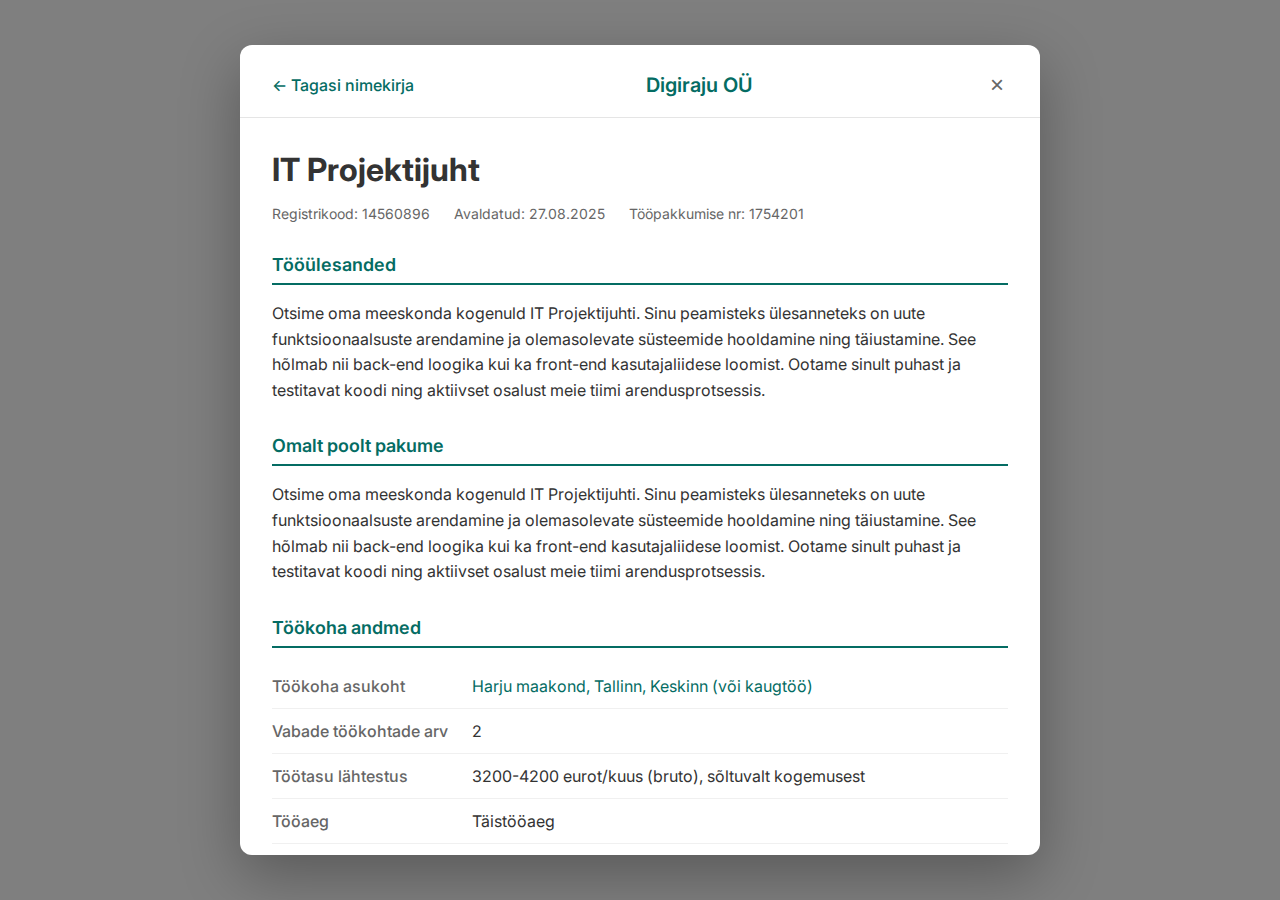
<file: job-details.html>
<!DOCTYPE html>
<html lang="et">
<head>
    <meta charset="UTF-8">
    <meta name="viewport" content="width=device-width, initial-scale=1.0">
    <title>Kandideeri tööpakkumisele - Digiraju OÜ</title>
    <link href="https://fonts.googleapis.com/css2?family=Inter:wght@300;400;500;600;700&display=swap" rel="stylesheet">
    <style>
        * {
            margin: 0;
            padding: 0;
            box-sizing: border-box;
        }

        body {
            font-family: 'Inter', sans-serif;
            background-color: rgba(0,0,0,0.5);
            backdrop-filter: blur(5px);
            display: flex;
            align-items: center;
            justify-content: center;
            min-height: 100vh;
            padding: 20px;
        }

        .application-modal {
            background: white;
            border-radius: 12px;
            max-width: 800px;
            width: 100%;
            max-height: 90vh;
            overflow-y: auto;
            box-shadow: 0 20px 60px rgba(0,0,0,0.3);
            position: relative;
        }

        .application-header {
            padding: 24px 32px 16px 32px;
            border-bottom: 1px solid #e5e5e5;
            display: flex;
            align-items: center;
            justify-content: space-between;
        }

        .back-link {
            color: #046c63;
            text-decoration: none;
            font-weight: 500;
            display: flex;
            align-items: center;
            gap: 8px;
        }

        .back-link:hover {
            text-decoration: underline;
        }

        .company-name {
            color: #046c63;
            font-size: 20px;
            font-weight: 600;
        }

        .close-btn {
            background: none;
            border: none;
            font-size: 24px;
            color: #666;
            cursor: pointer;
            padding: 4px;
            line-height: 1;
        }

        .close-btn:hover {
            color: #333;
        }

        .application-content {
            padding: 32px;
        }

        .job-title {
            font-size: 32px;
            font-weight: 700;
            color: #333;
            margin-bottom: 16px;
        }

        .job-meta {
            display: flex;
            gap: 24px;
            margin-bottom: 32px;
            font-size: 14px;
            color: #666;
        }

        .section {
            margin-bottom: 32px;
        }

        .section-title {
            font-size: 18px;
            font-weight: 600;
            color: #046c63;
            margin-bottom: 16px;
            padding-bottom: 8px;
            border-bottom: 2px solid #046c63;
        }

        .section-content {
            color: #333;
            line-height: 1.6;
        }

        .details-table {
            width: 100%;
            border-collapse: collapse;
        }

        .details-table td {
            padding: 12px 0;
            border-bottom: 1px solid #f0f0f0;
            vertical-align: top;
        }

        .details-table td:first-child {
            color: #666;
            font-weight: 500;
            width: 200px;
            padding-right: 24px;
        }

        .details-table td:last-child {
            color: #333;
        }

        .location-link {
            color: #046c63;
            text-decoration: none;
        }

        .location-link:hover {
            text-decoration: underline;
        }

        .contact-link {
            color: #046c63;
            text-decoration: none;
        }

        .contact-link:hover {
            text-decoration: underline;
        }

        .application-info {
            background-color: #f8f9fa;
            padding: 16px;
            border-radius: 8px;
            margin-bottom: 24px;
        }

        .application-info h4 {
            color: #333;
            margin-bottom: 8px;
            font-weight: 600;
        }

        .application-info p {
            color: #666;
            font-size: 14px;
            line-height: 1.5;
        }

        .application-actions {
            display: flex;
            gap: 16px;
            justify-content: center;
            padding: 24px 32px;
            border-top: 1px solid #e5e5e5;
        }

        .btn {
            padding: 12px 32px;
            border: none;
            border-radius: 8px;
            font-weight: 600;
            cursor: pointer;
            transition: all 0.3s ease;
            font-size: 16px;
        }

        .btn-primary {
            background-color: #046c63;
            color: white;
        }

        .btn-primary:hover {
            background-color: #035a52;
        }

        .btn-outline {
            background-color: transparent;
            color: #666;
            border: 2px solid #e0e0e0;
        }

        .btn-outline:hover {
            border-color: #046c63;
            color: #046c63;
        }

        .btn-secondary {
            background-color: #f8f9fa;
            color: #666;
            border: 1px solid #e0e0e0;
        }

        .btn-secondary:hover {
            background-color: #e9ecef;
        }

        @media (max-width: 768px) {
            .application-modal {
                margin: 10px;
            }
            
            .application-content {
                padding: 24px;
            }
            
            .job-meta {
                flex-direction: column;
                gap: 8px;
            }
            
            .details-table td:first-child {
                width: auto;
                padding-right: 16px;
            }
            
            .application-actions {
                flex-direction: column;
            }
        }

        /* Candidate History Styles */
        .candidate-history-block {
            background: #f8f9fa;
            border: 1px solid #e0e0e0;
            border-radius: 8px;
            overflow: hidden;
        }

        .candidate-history-item {
            display: flex;
            padding: 16px;
            border-bottom: 1px solid #e5e5e5;
            align-items: flex-start;
            gap: 16px;
        }

        .candidate-history-item:last-child {
            border-bottom: none;
        }

        .candidate-history-item:hover {
            background-color: #f0f0f0;
        }

        .candidate-history-date {
            font-size: 12px;
            color: #666;
            min-width: 80px;
            font-weight: 500;
            flex-shrink: 0;
        }

        .candidate-history-content {
            flex: 1;
            display: flex;
            flex-direction: column;
            gap: 8px;
        }

        .candidate-history-job {
            font-weight: 500;
            color: #333;
            line-height: 1.3;
            font-size: 14px;
        }

        .candidate-history-actions {
            display: flex;
            flex-direction: column;
            gap: 4px;
        }

        .history-link {
            color: #046c63;
            text-decoration: none;
            font-size: 12px;
            font-weight: 500;
        }

        .history-link:hover {
            text-decoration: underline;
        }

        .candidate-history-status {
            font-size: 12px;
            padding: 4px 8px;
            border-radius: 12px;
            display: inline-block;
            font-weight: 500;
            align-self: flex-start;
        }

        .status-pending {
            background-color: #fff3cd;
            color: #856404;
        }

        .status-accepted {
            background-color: #d4edda;
            color: #155724;
        }

        .status-rejected {
            background-color: #f8d7da;
            color: #721c24;
        }

        .status-interview {
            background-color: #d1ecf1;
            color: #0c5460;
        }
    </style>
</head>
<body>
    <div class="application-modal">
        <div class="application-header">
            <a href="toootsingud.html" class="back-link">← Tagasi nimekirja</a>
            <div class="company-name">Digiraju OÜ</div>
            <button class="close-btn" onclick="window.history.back()">&times;</button>
        </div>

        <div class="application-content">
            <h1 class="job-title">IT Projektijuht</h1>
            
            <div class="job-meta">
                <span>Registrikood: 14560896</span>
                <span>Avaldatud: 27.08.2025</span>
                <span>Tööpakkumise nr: 1754201</span>
            </div>

            <div class="section">
                <h2 class="section-title">Tööülesanded</h2>
                <div class="section-content">
                    <p>Otsime oma meeskonda kogenuld IT Projektijuhti. Sinu peamisteks ülesanneteks on uute funktsioonaalsuste arendamine ja olemasolevate süsteemide hooldamine ning täiustamine. See hõlmab nii back-end loogika kui ka front-end kasutajaliidese loomist. Ootame sinult puhast ja testitavat koodi ning aktiivset osalust meie tiimi arendusprotsessis.</p>
                </div>
            </div>

            <div class="section">
                <h2 class="section-title">Omalt poolt pakume</h2>
                <div class="section-content">
                    <p>Kaasaegset töökaonada, paindlikku tööaega (sh kaugtöö võimalus), konkurentsivõimelist palka ja optsioonipragrammi, spordituetusi ja eraavikuliindust, meeskonnasündusid, arengu- ja koolitustoetust, meeskonnaturitusi.</p>
                </div>
            </div>

            <div class="section">
                <h2 class="section-title">Töökoha andmed</h2>
                <table class="details-table">
                    <tr>
                        <td>Töökoha asukoht</td>
                        <td><a href="#" class="location-link">Harju maakond, Tallinn, Keskinn (või kaugtöö)</a></td>
                    </tr>
                    <tr>
                        <td>Vabade töökohtade arv</td>
                        <td>2</td>
                    </tr>
                    <tr>
                        <td>Töötasu lähtestus</td>
                        <td>3200-4200 eurot/kuus (bruto), sõltuvalt kogemusest</td>
                    </tr>
                    <tr>
                        <td>Tööaeg</td>
                        <td>Täistööaeg</td>
                    </tr>
                    <tr>
                        <td>Tööaja lähtestus</td>
                        <td>Paindlik tööaeg</td>
                    </tr>
                    <tr>
                        <td>Vahetetustega</td>
                        <td>Ei</td>
                    </tr>
                    <tr>
                        <td>Töösuhtе kestus</td>
                        <td>Tähtajatu</td>
                    </tr>
                    <tr>
                        <td>Töösuhtе asumise aeg</td>
                        <td>Kokkulepped</td>
                    </tr>
                </table>
            </div>

            <div class="section">
                <h2 class="section-title">Kandideerimise info</h2>
                <table class="details-table">
                    <tr>
                        <td>Kandideerimise tähtaeg</td>
                        <td>27.09.2025</td>
                    </tr>
                    <tr>
                        <td>Vajalikud dokumendid</td>
                        <td>CV ja portoolio (või link GitHub profiilile)</td>
                    </tr>
                    <tr>
                        <td>Kontakt</td>
                        <td>Liisa Kask, HR-juht, e-post: <a href="mailto:liisa.kask@digiraju.ee" class="contact-link">liisa.kask@digiraju.ee</a></td>
                    </tr>
                </table>
            </div>

            
        </div>
    </div>

    <script>
        // Get job data from URL parameters
        function getJobDataFromUrl() {
            const urlParams = new URLSearchParams(window.location.search);
            const jobId = urlParams.get('job') || 'job1';
            
            const jobData = {
                'job1': {
                    title: 'IT Projektijuht',
                    company: 'Digiraju OÜ',
                    registryCode: '14560896',
                    publishDate: '27.08.2025',
                    jobNumber: '1754201',
                    description: 'Otsime oma meeskonda kogenuld IT Projektijuhti. Sinu peamisteks ülesanneteks on uute funktsioonaalsuste arendamine ja olemasolevate süsteemide hooldamine ning täiustamine. See hõlmab nii back-end loogika kui ka front-end kasutajaliidese loomist. Ootame sinult puhast ja testitavat koodi ning aktiivset osalust meie tiimi arendusprotsessis.',
                    benefits: 'Kaasaegset töökaonada, paindlikku tööaega (sh kaugtöö võimalus), konkurentsivõimelist palka ja optsioonipragrammi, spordituetusi ja eraavikuliindust, meeskonnasündusid, arengu- ja koolitustoetust, meeskonnaturitusi.',
                    contact: 'Liisa Kask, HR-juht, e-post: liisa.kask@digiraju.ee'
                },
                'job2': {
                    title: 'IT Projektijuht',
                    company: 'CloudPoint AS',
                    registryCode: '14560897',
                    publishDate: '25.08.2025',
                    jobNumber: '1754202',
                    description: 'CloudPoint AS otsib kogenuld IT projektijuhti meie pilvelahenduste arendusmeeskonda. Peamised ülesanded hõlmavad klientide vajaduste analüüsimist, projekti planeerimist ja meeskonna koordineerimist. Ootame kandidaati, kes on valmis töötama kiiresti muutuvas tehnoloogiakeskkonnas.',
                    benefits: 'Konkurentsivõimeline palk, täissotsiaalkindlustus, paindlik tööaeg, kaugtöö võimalus, täiendkoolitused, tervisekindlustus, sporditoetus.',
                    contact: 'Mari Tamm, personalijuht, e-post: mari.tamm@cloudpoint.ee'
                },
                'job3': {
                    title: 'Andmeanalüütik',
                    company: 'DataMinds OÜ',
                    registryCode: '14560898',
                    publishDate: '24.08.2025',
                    jobNumber: '1754203',
                    description: 'Otsime andmeanalüütikut, kes aitaks meil muuta suuri andmekogumeid väärtuslikeks ärilahendusteks. Töö hõlmab andmete kogumist, analüüsimist ja visualiseerimist, aruannete koostamist ning prognoosimismudelite loomist.',
                    benefits: 'Paindlik tööaeg, võimalus töötada osaliselt kodus, professionaalne areng, tasuta koolitused, sõbralik meeskond.',
                    contact: 'Karin Saar, arendusjuht, e-post: karin.saar@dataminds.ee'
                },
                'job4': {
                    title: 'UX/UI Disainer',
                    company: 'CreativeStudio OÜ',
                    registryCode: '14560899',
                    publishDate: '23.08.2025',
                    jobNumber: '1754204',
                    description: 'CreativeStudio otsib loovat UX/UI disainerit, kes aitaks luua kaasaegseid ja kasutajasõbralikke digitaalseid lahendusi. Töö hõlmab kasutajakogemuse uurimist, wireframe\'ide loomist ja visuaalse disaini väljatöötamist.',
                    benefits: 'Loov töökeskkond, paindlik tööaeg, võimalus töötada huvitavate projektidega, professionaalne areng.',
                    contact: 'Peeter Laur, disainijuht, e-post: peeter.laur@creativestudio.ee'
                },
                'job5': {
                    title: 'Frontend Arendaja',
                    company: 'WebSolutions AS',
                    registryCode: '14560900',
                    publishDate: '22.08.2025',
                    jobNumber: '1754205',
                    description: 'WebSolutions otsib kogenuld frontend arendajat meie veebiarendusmeeskonda. Peamised ülesanded hõlmavad moodsa kasutajaliidese loomist, responsive design\'i rakendamist ja API integratsioonide teostamist.',
                    benefits: 'Konkurentsivõimeline palk, moodne töökeskkond, võimalus töötada uusimate tehnoloogiatega, meeskonna üritused.',
                    contact: 'Anna Kask, tehnoloogiajuht, e-post: anna.kask@websolutions.ee'
                },
                'job6': {
                    title: 'Turunduskoordináator',
                    company: 'MarketPro OÜ',
                    registryCode: '14560901',
                    publishDate: '21.08.2025',
                    jobNumber: '1754206',
                    description: 'MarketPro otsib energilist turunduskoordinaatorit, kes aitaks planeerida ja ellu viia tõhusaid turunduskampaaniaid. Töö hõlmab sotsiaalmeedia haldamist, sisu loomist ja turundustegevuste koordineerimist.',
                    benefits: 'Dünaamiline töökeskkond, võimalus osaleda huvitavates projektides, professionaalne areng, meeskonna üritused.',
                    contact: 'Kadri Mets, turundusjuht, e-post: kadri.mets@marketpro.ee'
                },
                'job7': {
                    title: 'Müügikonsultant',
                    company: 'SalesForce AS',
                    registryCode: '14560902',
                    publishDate: '20.08.2025',
                    jobNumber: '1754207',
                    description: 'SalesForce otsib motiveeritud müügikonsultanti, kes aitaks suurendada meie müügitulemusi. Töö hõlmab klientide nõustamist, müügiprotsessi juhtimist ja pikaajaliste kliendisuhete hooldamist.',
                    benefits: 'Atraktiivne komisjonitasu, võimalus teenida kõrget palka, professionaalne müügikoolitused, karjäärivõimalused.',
                    contact: 'Toomas Rebane, müügijuht, e-post: toomas.rebane@salesforce.ee'
                },
                'job8': {
                    title: 'HR Specialist',
                    company: 'HRExperts OÜ',
                    registryCode: '14560903',
                    publishDate: '19.08.2025',
                    jobNumber: '1754208',
                    description: 'HRExperts otsib HR spetsialisti, kes aitaks arendada meie personalijuhtimise protsesse. Töö hõlmab värbamist, töötajate arendamist, töösuhtega seotud küsimuste lahendamist ning HR poliitikate väljatöötamist.',
                    benefits: 'Stabiilne töökeskkond, professionaalne areng, võimalus mõjutada ettevõtte kultuuri, paindlik tööaeg.',
                    contact: 'Ene Luik, personalidirektor, e-post: ene.luik@hrexperts.ee'
                },
                'job9': {
                    title: 'Raamatupidaja',
                    company: 'Accounting Plus AS',
                    registryCode: '14560904',
                    publishDate: '18.08.2025',
                    jobNumber: '1754209',
                    description: 'Accounting Plus otsib täpsust ja korrektsust väärtustavat raamatupidajat. Töö hõlmab igapäevase raamatupidamise pidamist, käibemaksudeklaratsioonide koostamist ja finantsaruandluse ettevalmistamist.',
                    benefits: 'Stabiilne töökeskkond, võimalus töötada erinevate klientidega, professionaalne areng, konkurentsivõimeline palk.',
                    contact: 'Rein Kull, pearaamatupidaja, e-post: rein.kull@accountingplus.ee'
                }
            };
            
            return jobData[jobId] || jobData['job1'];
        }

        function applyForJob() {
            // Redirect to application form with job data
            const urlParams = new URLSearchParams(window.location.search);
            const jobId = urlParams.get('job') || 'job1';
            window.location.href = `kandideerimine.html?job=${jobId}`;
        }

        function saveJob() {
            alert('Tööpakkumine on meelde jäetud!');
        }

        // Initialize page with job data
        document.addEventListener('DOMContentLoaded', function() {
            const jobData = getJobDataFromUrl();
            
            // Update job title and company
            document.querySelector('.job-title').textContent = jobData.title;
            document.querySelector('.company-name').textContent = jobData.company;
            
            // Update meta information
            const metaElements = document.querySelectorAll('.job-meta span');
            if (metaElements.length >= 3) {
                metaElements[0].textContent = `Registrikood: ${jobData.registryCode}`;
                metaElements[1].textContent = `Avaldatud: ${jobData.publishDate}`;
                metaElements[2].textContent = `Tööpakkumise nr: ${jobData.jobNumber}`;
            }
            
            // Update job description
            const descriptionElement = document.querySelector('.section:nth-child(4) .section-content p');
            if (descriptionElement && jobData.description) {
                descriptionElement.textContent = jobData.description;
            }
            
            // Update benefits
            const benefitsElement = document.querySelector('.section:nth-child(5) .section-content p');
            if (benefitsElement && jobData.benefits) {
                benefitsElement.textContent = jobData.benefits;
            }
            
            // Update contact information
            const contactElement = document.querySelector('.details-table tr:last-child td:last-child');
            if (contactElement && jobData.contact) {
                const emailMatch = jobData.contact.match(/([a-zA-Z0-9._%+-]+@[a-zA-Z0-9.-]+\.[a-zA-Z]{2,})/);
                if (emailMatch) {
                    const email = emailMatch[1];
                    const contactText = jobData.contact.replace(email, '');
                    contactElement.innerHTML = `${contactText}<a href="mailto:${email}" class="contact-link">${email}</a>`;
                } else {
                    contactElement.textContent = jobData.contact;
                }
            }
            
            // Update page title
            document.title = `Kandideeri tööpakkumisele - ${jobData.company}`;
        });
    </script>
</body>
</html>
</file>
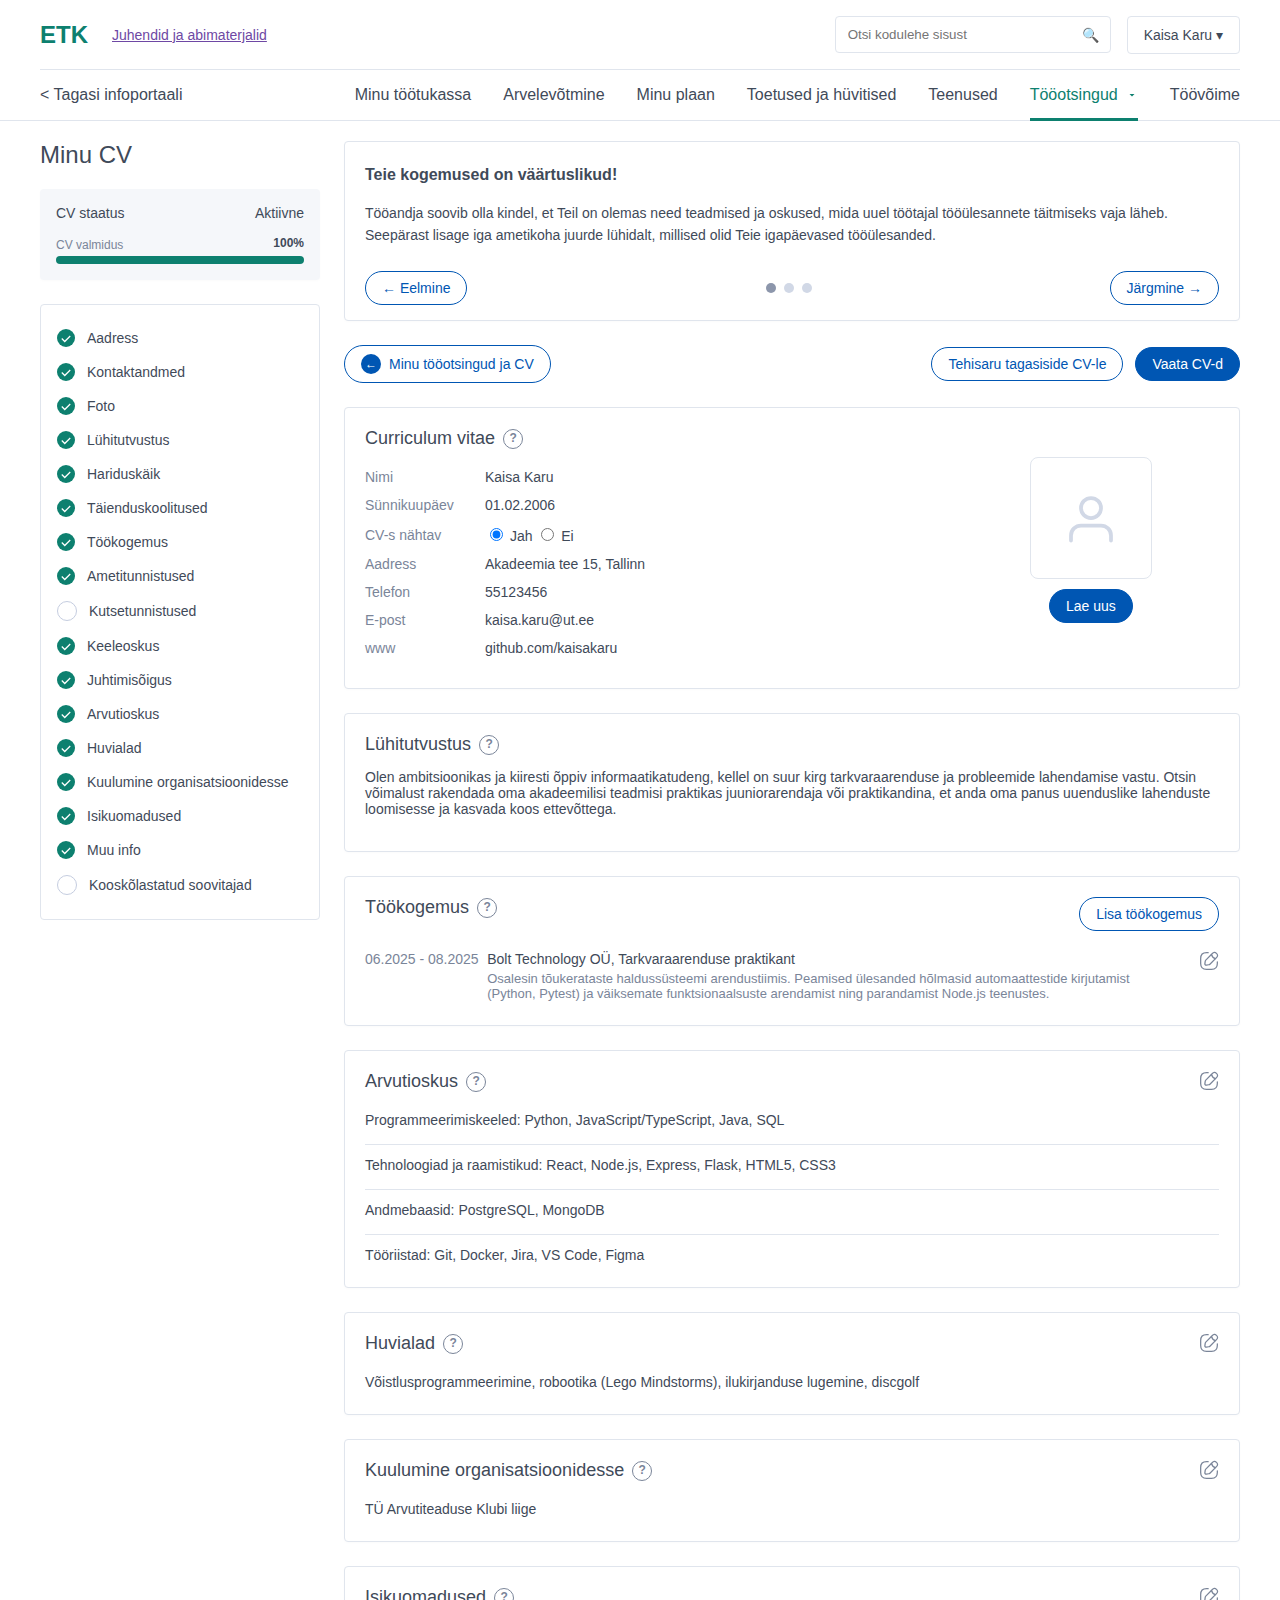
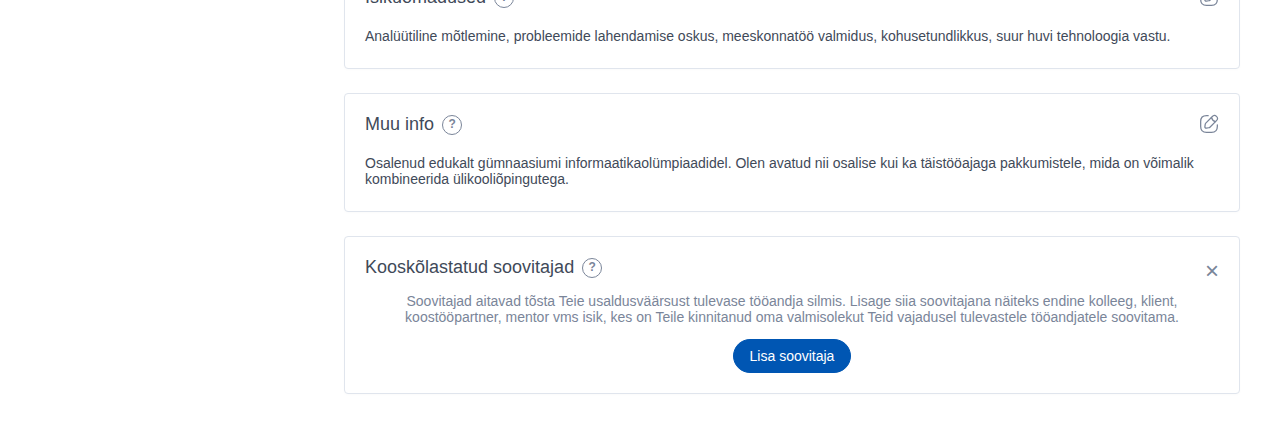
<file: minuCV.html>
<!DOCTYPE html>
<html lang="et">
<head>
    <meta charset="UTF-8">
    <meta name="viewport" content="width=device-width, initial-scale=1.0">
    <title>Minu CV - Kaisa Karu</title>
    <style>
        :root {
            --primary-blue: #0056b3;
            --primary-teal: #0d806f;
            --link-purple: #6e48a4;
            --light-grey-bg: #f5f7fa;
            --border-color: #e0e5ed;
            --text-color: #3f4a59;
            --text-light: #7a8599;
            --white: #ffffff;
            --success-green: #28a745;
            --suggestion-blue: #007bff;
            --font-family: 'Helvetica Neue', Helvetica, Arial, sans-serif;
        }

        body {
            font-family: var(--font-family);
            background-color: var(--light-grey-bg);
            color: var(--text-color);
            margin: 0;
            font-size: 14px;
            scroll-behavior: smooth; /* For smooth scrolling */
        }
        
        .page-wrapper {
            max-width: 1280px;
            margin: 0 auto;
            background-color: var(--white);
            box-shadow: 0 0 10px rgba(0,0,0,0.05);
        }

        .container-fluid {
            padding: 20px;
        }

        @media (min-width: 768px) {
             .container-fluid {
                padding: 20px 40px;
            }
        }

        .container {
            display: flex;
            flex-direction: column;
            gap: 24px;
        }

        @media (min-width: 1024px) {
            .container {
                flex-direction: row;
            }
        }

        /* Highlight for edit */
        .highlight-for-edit {
            box-shadow: 0 0 0 3px var(--primary-blue);
            transition: box-shadow 0.3s ease-in-out;
        }

        /* Header */
        header {
            background-color: var(--white);
            border-bottom: 1px solid var(--border-color);
            padding: 0 20px;
        }
        
        @media (min-width: 768px) {
            header {
                padding: 0 40px;
            }
        }

        .header-top {
            display: flex;
            justify-content: space-between;
            align-items: center;
            padding: 16px 0;
            border-bottom: 1px solid var(--border-color);
        }

        .header-left {
            display: flex;
            align-items: center;
            gap: 24px;
        }

        .logo {
            font-weight: bold;
            font-size: 24px;
            color: var(--primary-teal);
        }

        .header-left a {
            display: none;
        }
        @media (min-width: 768px) {
            .header-left a {
                display: inline;
                text-decoration: underline;
                color: var(--link-purple);
                font-weight: 500;
            }
        }

        .header-right {
            display: flex;
            align-items: center;
            gap: 16px;
        }

        .search-container {
            position: relative;
            display: none;
        }
        @media (min-width: 768px) {
            .search-container {
                display: block;
            }
        }

        .search-container input {
            padding: 10px 12px;
            border: 1px solid var(--border-color);
            border-radius: 4px;
            width: 250px;
        }
        
        .search-container::after {
            content: '🔍';
            position: absolute;
            right: 12px;
            top: 50%;
            transform: translateY(-50%);
            color: var(--text-light);
        }

        .user-menu a {
            text-decoration: none;
            color: var(--text-color);
            font-weight: 500;
            border: 1px solid var(--border-color);
            padding: 10px 16px;
            border-radius: 4px;
        }

        .main-nav {
            display: flex;
            justify-content: space-between;
            align-items: center;
            padding: 8px 0;
            position: relative;
        }

        .main-nav-container {
            display: flex;
            justify-content: space-between;
            align-items: center;
            width: 100%;
        }

        .main-nav-group {
            display: flex;
            align-items: center;
            gap: 32px;
        }
        
        .main-nav-group > a, .nav-back-link, .dropdown .dropbtn {
            text-decoration: none;
            color: var(--text-color);
            font-size: 16px;
            padding: 8px 0;
            position: relative;
            white-space: nowrap;
        }

        .main-nav-group > a.active, .dropdown .dropbtn.active {
            color: var(--primary-teal);
            font-weight: 500;
        }
        
        .main-nav-group > a.active::after, .dropdown .dropbtn.active::after {
            content: '';
            position: absolute;
            bottom: -9px;
            left: 0;
            right: 0;
            height: 3px;
            background-color: var(--primary-teal);
        }

        .hamburger-menu {
            display: none;
            cursor: pointer;
            background: none;
            border: none;
            padding: 0;
            z-index: 110;
        }

        /* Dropdown Styles */
        .dropdown {
            position: relative;
            display: inline-block;
        }
        .dropdown .dropbtn {
            cursor: pointer;
        }
        .dropdown-content {
            display: none;
            position: absolute;
            background-color: var(--white);
            min-width: 220px;
            box-shadow: 0px 8px 16px 0px rgba(0,0,0,0.1);
            z-index: 10;
            border-radius: 4px;
            border: 1px solid var(--border-color);
            margin-top: 12px;
        }
        .dropdown-content a {
            color: var(--text-color);
            padding: 12px 16px;
            text-decoration: none;
            display: block;
        }
        .dropdown-content a.current {
            font-weight: bold;
        }
        .dropdown-content a:hover {
            background-color: var(--light-grey-bg);
        }
        .dropdown:hover .dropdown-content {
            display: block;
        }

        /* Dropdown Arrow Styles */
        .dropdown-arrow {
            transition: transform 0.2s ease;
            margin-left: 4px;
        }

        .dropdown:hover .dropdown-arrow {
            transform: rotate(180deg);
        }

        .dropdown .dropbtn {
            display: flex;
            align-items: center;
            gap: 4px;
        }

        /* Responsive Menu Styles */
        @media (max-width: 1023px) {
            .main-nav-container {
                display: none;
                flex-direction: column;
                position: absolute;
                top: 0;
                left: -20px;
                right: -20px;
                background-color: var(--white);
                box-shadow: 0 4px 8px rgba(0,0,0,0.1);
                border-top: 1px solid var(--border-color);
                z-index: 100;
                padding-top: 60px;
            }
            .main-nav-container.is-open {
                display: flex;
            }
            .main-nav-group, .nav-back-link {
                flex-direction: column;
                width: 100%;
                gap: 0;
                align-items: flex-start;
            }
            .main-nav-group > a, .nav-back-link, .dropdown {
                width: 100%;
                box-sizing: border-box;
            }
            .main-nav-group > a, .nav-back-link, .dropdown .dropbtn {
                padding: 16px 20px;
                border-bottom: 1px solid var(--border-color);
            }
            .main-nav-group > a.active::after, .dropdown .dropbtn.active::after {
                display: none;
            }
            .dropdown {
                position: static;
            }
            .dropdown-content {
                display: block;
                position: static;
                box-shadow: none;
                border: none;
                min-width: unset;
                width: 100%;
                background-color: transparent;
                margin-top: 0;
            }
            .dropdown-content a {
                padding: 16px 20px 16px 40px;
                border-bottom: 1px solid var(--border-color);
            }
            .dropdown-content a:last-child {
                border-bottom: 0;
            }
            .dropdown:hover .dropdown-content {
                display: block;
            }
            .hamburger-menu {
                display: block;
                position: absolute;
                right: 0;
                top: 50%;
                transform: translateY(-50%);
            }
            .main-nav {
                justify-content: flex-end;
            }
        }
        
        /* Sidebar */
        .sidebar {
            width: 100%;
            flex-shrink: 0;
        }
        @media (min-width: 1024px) {
            .sidebar {
                width: 280px;
            }
        }

        .sidebar h2 {
            font-size: 24px;
            margin: 0 0 20px 0;
            font-weight: 500;
        }
        
        .card {
            background-color: var(--white);
            border: 1px solid var(--border-color);
            border-radius: 4px;
            padding: 20px;
            box-shadow: 0 1px 3px rgba(0,0,0,0.02);
            margin-bottom: 24px;
            transition: box-shadow 0.3s ease-in-out;
        }
        
        .card.cta-card {
            text-align: center;
        }
        .card.cta-card p {
            margin-top: 0;
            color: var(--text-light);
        }

        .sidebar .card {
            background-color: var(--light-grey-bg);
            border: none;
            padding: 16px;
        }

        .cv-status .status-header {
            display: flex;
            justify-content: space-between;
            align-items: center;
            margin-bottom: 15px;
        }

        .cv-status .status-header strong {
            color: var(--text-color);
            font-weight: 500;
        }

        .progress-bar-container {
            margin-top: 10px;
        }
        .progress-bar-container label, .progress-bar-container span {
             font-size: 12px; color: var(--text-light);
        }
        .progress-bar-container .value {
            float: right;
            font-weight: bold;
            color: var(--text-color);
        }
        .progress-bar {
            height: 8px;
            background-color: #d6dbe3;
            border-radius: 4px;
            overflow: hidden;
            margin-top: 4px;
        }
        .progress {
            height: 100%;
            background-color: var(--primary-teal);
        }
        
        .cv-nav ul {
            list-style: none;
            padding: 16px;
            margin: 0;
            background-color: var(--white);
            border-radius: 4px;
            border: 1px solid var(--border-color);
        }

        .cv-nav li a {
            display: flex;
            align-items: center;
            padding: 8px 0;
            text-decoration: none;
            color: var(--text-color);
        }

        .cv-nav li a::before {
            content: '';
            display: inline-block;
            width: 18px;
            height: 18px;
            margin-right: 12px;
            border-radius: 50%;
            background-position: center;
            background-repeat: no-repeat;
        }

        .cv-nav li.checked a::before {
            background-color: var(--primary-teal);
            background-image: url("data:image/svg+xml,%3Csvg xmlns='http://www.w3.org/2000/svg' viewBox='0 0 12 12' fill='white'%3E%3Cpath d='M4.5 9.1L1.4 6l-1 1.1L4.5 11.3 11.6 4.1 10.6 3z'/%3E%3C/svg%3E");
            background-size: 10px;
        }
        .cv-nav li.unchecked a::before {
            border: 1.5px solid #c5cde0;
        }

        /* Content Area */
        .content {
            flex-grow: 1;
        }

        .content-header {
            display: flex;
            flex-direction: column;
            gap: 16px;
            align-items: stretch;
            margin-bottom: 24px;
        }
        @media (min-width: 768px) {
            .content-header {
                flex-direction: row;
                justify-content: space-between;
                align-items: center;
            }
        }

        .content-header .btn-group {
            display: flex;
            gap: 12px;
            justify-content: center;
        }

        .card h3 {
            margin: 0;
            font-size: 18px;
            font-weight: 500;
        }
        
        .card-header {
            display: flex;
            justify-content: space-between;
            align-items: flex-start;
            margin-bottom: 8px;
        }
        .card-header h3 {
            margin-bottom: 0;
            display: flex;
            align-items: center;
            gap: 8px;
        }

        .close-btn {
            font-size: 24px; cursor: pointer; color: var(--text-light);
        }

        .cv-grid {
            display: flex;
            flex-direction: column;
            gap: 20px;
        }
        @media (min-width: 768px) {
            .cv-grid {
                flex-direction: row;
                justify-content: space-between;
            }
        }

        .cv-info {
            width: 100%;
        }
         @media (min-width: 768px) {
            .cv-info {
                width: 65%;
            }
        }

        .cv-info p {
            display: grid;
            grid-template-columns: 120px 1fr;
            margin: 12px 0;
            align-items: center;
        }

        .cv-info label {
            color: var(--text-light);
        }
        
        .cv-info span {
            font-weight: 500;
        }

        .cv-photo {
            width: 100%;
            text-align: center;
        }
        @media (min-width: 768px) {
            .cv-photo {
                width: 30%;
            }
        }

        .photo-placeholder {
            width: 120px;
            height: 120px;
            border: 1px solid var(--border-color);
            background-color: var(--white);
            border-radius: 8px;
            margin: 0 auto 10px;
            display: flex;
            align-items: center;
            justify-content: center;
        }

        .item-row {
            display: flex;
            flex-direction: column;
            gap: 8px;
            padding: 12px 0;
            border-bottom: 1px solid var(--border-color);
        }
        @media (min-width: 768px) {
            .item-row {
                flex-direction: row;
                justify-content: space-between;
                align-items: flex-start;
                gap: 0;
            }
        }
        .item-row:last-child { border-bottom: none; padding-bottom: 0; }
        .item-row:first-child { padding-top: 0; }
        
        .item-row .dates {
            color: var(--text-light);
        }
        @media (min-width: 768px) {
             .item-row .dates {
                flex-basis: 25%;
            }
        }

        .item-row .details {
            flex-grow: 1;
        }
        @media (min-width: 768px) {
            .item-row .details {
                padding-right: 20px;
            }
        }

        .item-row .details p { margin: 0 0 4px 0; }
        .item-row .details strong { font-weight: 500; }
        .item-row .details .subtitle { color: var(--text-light); font-size: 13px; }
        
        .card-actions {
            text-align: right;
        }
        .edit-icon {
            cursor: pointer;
            color: var(--text-light);
            display: inline-flex;
            align-items: center;
        }

        /* Buttons */
        .btn-primary, .btn-secondary {
            padding: 8px 16px;
            border-radius: 20px;
            border: 1.5px solid;
            cursor: pointer;
            font-weight: 500;
            font-size: 14px;
            text-decoration: none;
            display: inline-flex;
            align-items: center;
            justify-content: center;
            gap: 8px;
        }

        .btn-primary {
            background-color: var(--primary-blue);
            color: var(--white);
            border-color: var(--primary-blue);
        }

        .btn-secondary {
            background-color: var(--white);
            color: var(--primary-blue);
            border-color: var(--primary-blue);
        }
        
        .btn-back::before {
            content: '←';
        }
        .btn-back-circle::before {
            content: '←';
            color: var(--white);
            background-color: var(--primary-blue);
            border-radius: 50%;
            width: 20px;
            height: 20px;
            display: inline-flex;
            align-items: center;
            justify-content: center;
            font-size: 12px;
        }
        
        /* Carousel Styles */
        .carousel-container {
            position: relative;
            padding-bottom: 60px;
        }
        .carousel-slide { display: none; line-height: 1.6; }
        .carousel-slide.active { display: block; }
        .carousel-slide h3 { font-size: 16px; font-weight: 500; }
        .carousel-nav {
            position: absolute;
            bottom: 15px;
            left: 20px;
            right: 20px;
            display: flex;
            justify-content: space-between;
            align-items: center;
        }
        .carousel-dots { display: flex; gap: 8px; }
        .carousel-dot {
            width: 10px; height: 10px;
            border-radius: 50%;
            background-color: #d1d8e6;
            cursor: pointer;
        }
        .carousel-dot.active { background-color: #8c96ab; }
        #prevBtn, #nextBtn {
            background: none;
            border: 1.5px solid var(--primary-blue);
        }
        
        /* Info Icon & Tooltip */
        .info-tooltip {
            position: relative;
            display: inline-flex;
            align-items: center;
            justify-content: center;
        }

        .info-icon {
            width: 18px;
            height: 18px;
            border-radius: 50%;
            border: 1.5px solid var(--text-light);
            color: var(--text-light);
            font-size: 12px;
            font-weight: bold;
            text-align: center;
            cursor: help;
            line-height: 16px;
        }

        .tooltip-text {
            visibility: hidden;
            width: 280px;
            background-color: var(--text-color);
            color: var(--white);
            text-align: left;
            border-radius: 4px;
            padding: 12px;
            position: absolute;
            z-index: 1;
            bottom: 150%;
            left: 50%;
            margin-left: -140px;
            opacity: 0;
            transition: opacity 0.3s;
            font-size: 13px;
            font-weight: 400;
            line-height: 1.5;
        }

        .tooltip-text::after {
            content: "";
            position: absolute;
            top: 100%;
            left: 50%;
            margin-left: -5px;
            border-width: 5px;
            border-style: solid;
            border-color: var(--text-color) transparent transparent transparent;
        }

        .info-tooltip:hover .tooltip-text {
            visibility: visible;
            opacity: 1;
        }
        .tooltip-text strong {
            font-weight: bold;
            display: block;
            margin-bottom: 4px;
        }

        /* Modal Styles */
        .modal-overlay {
            display: none;
            position: fixed;
            z-index: 2000;
            left: 0;
            top: 0;
            width: 100%;
            height: 100%;
            overflow: auto;
            background-color: rgba(0,0,0,0.5);
            justify-content: center;
            align-items: center;
        }
        .modal-overlay.is-visible {
            display: flex;
        }
        .modal-content {
            background-color: var(--white);
            margin: auto;
            padding: 24px;
            border: 1px solid var(--border-color);
            width: 90%;
            max-width: 600px;
            border-radius: 8px;
            position: relative;
            box-shadow: 0 4px 8px rgba(0,0,0,0.2);
        }
        .modal-close {
            color: var(--text-light);
            position: absolute;
            top: 16px;
            right: 24px;
            font-size: 28px;
            font-weight: bold;
            cursor: pointer;
        }
        .modal-content h2 {
            margin-top: 0;
            font-size: 22px;
            color: var(--text-color);
        }
        .feedback-card {
            background-color: #fcfdff;
            border: 1px solid var(--border-color);
            border-radius: 6px;
            padding: 16px;
            margin-top: 16px;
        }
        .feedback-card h3 {
            font-size: 16px;
            margin: 0 0 12px 0;
            color: var(--text-color);
        }
        .feedback-item {
            display: flex;
            align-items: flex-start;
            gap: 12px;
            margin-bottom: 8px;
            font-size: 14px;
            line-height: 1.5;
        }
        .feedback-item svg {
            flex-shrink: 0;
            margin-top: 3px;
        }
        .feedback-item.strength .icon-circle {
            fill: var(--success-green);
        }
        .feedback-item.suggestion .icon-circle {
            fill: var(--suggestion-blue);
        }
        .feedback-action {
            margin-top: 12px;
        }
        .btn-edit-cv {
            background: none;
            border: none;
            color: var(--primary-blue);
            font-weight: bold;
            cursor: pointer;
            padding: 4px 0;
            font-size: 14px;
        }
        .btn-edit-cv:hover {
            text-decoration: underline;
        }
    </style>
</head>
<body>
<div class="page-wrapper">
    <header>
        <div class="header-top">
            <div class="header-left">
                <div class="logo">ETK</div>
                <a href="#">Juhendid ja abimaterjalid</a>
            </div>
            <div class="header-right">
                <div class="search-container">
                    <input type="text" placeholder="Otsi kodulehe sisust">
                </div>
                <div class="user-menu">
                    <a href="#">Kaisa Karu &#9662;</a>
                </div>
            </div>
        </div>
        <nav class="main-nav">
             <div class="main-nav-container" id="main-nav-container">
                <a href="#" class="nav-back-link">&lt; Tagasi infoportaali</a>
                <div class="main-nav-group">
                    <a href="#">Minu töötukassa</a>
                    <a href="#">Arvelevõtmine</a>
                    <a href="index.html">Minu plaan</a>
                    <a href="#">Toetused ja hüvitised</a>
                    <a href="#" class="nav-item">
                    Teenused
                </a>
                    <div class="dropdown">
                        <a href="tootsinguld.html" class="active dropbtn">
                            Tööotsingud
                            <svg class="dropdown-arrow" width="12" height="12" viewBox="0 0 24 24" fill="currentColor">
                                <path d="M7 10l5 5 5-5z"/>
                            </svg>
                        </a>
                        <div class="dropdown-content">
                            <a href="minuCV.html" class="current">Minu CV</a>

                        </div>
                    </div>
                    <a href="toovoimehindamine.html">Töövõime</a>
                </div>
            </div>
            <button class="hamburger-menu" id="hamburger-toggle" aria-label="Ava menüü">
                <svg width="24" height="24" viewBox="0 0 24 24" fill="none" xmlns="http://www.w3.org/2000/svg">
                    <path d="M3 12H21" stroke="#3f4a59" stroke-width="2" stroke-linecap="round" stroke-linejoin="round"/>
                    <path d="M3 6H21" stroke="#3f4a59" stroke-width="2" stroke-linecap="round" stroke-linejoin="round"/>
                    <path d="M3 18H21" stroke="#3f4a59" stroke-width="2" stroke-linecap="round" stroke-linejoin="round"/>
                </svg>
            </button>
        </nav>
    </header>

    <div class="container-fluid">
        <main class="container">
            <aside class="sidebar">
                <h2>Minu CV</h2>
                <div class="card">
                    <div class="cv-status">
                        <div class="status-header">
                            <span>CV staatus</span>
                            <strong>Aktiivne</strong>
                        </div>
                        <div class="progress-bar-container">
                            <label>CV valmidus</label>
                            <span class="value">100%</span>
                            <div class="progress-bar">
                                <div class="progress" style="width: 100%;"></div>
                            </div>
                        </div>
                    </div>
                </div>
                <nav class="cv-nav">
                    <ul>
                        <li class="checked"><a href="#">Aadress</a></li>
                        <li class="checked"><a href="#">Kontaktandmed</a></li>
                        <li class="checked"><a href="#">Foto</a></li>
                        <li class="checked"><a href="#">Lühitutvustus</a></li>
                        <li class="checked"><a href="#">Hariduskäik</a></li>
                        <li class="checked"><a href="#">Täienduskoolitused</a></li>
                        <li class="checked"><a href="#">Töökogemus</a></li>
                        <li class="checked"><a href="#">Ametitunnistused</a></li>
                        <li class="unchecked"><a href="#">Kutsetunnistused</a></li>
                        <li class="checked"><a href="#">Keeleoskus</a></li>
                        <li class="checked"><a href="#">Juhtimisõigus</a></li>
                        <li class="checked"><a href="#">Arvutioskus</a></li>
                        <li class="checked"><a href="#">Huvialad</a></li>
                        <li class="checked"><a href="#">Kuulumine organisatsioonidesse</a></li>
                        <li class="checked"><a href="#">Isikuomadused</a></li>
                        <li class="checked"><a href="#">Muu info</a></li>
                        <li class="unchecked"><a href="#">Kooskõlastatud soovitajad</a></li>
                    </ul>
                </nav>
            </aside>

            <section class="content">
                <!-- Carousel Start -->
                <div class="card carousel-container">
                    <div class="carousel-slides">
                        <div class="carousel-slide">
                            <h3><strong>Teie kogemused on väärtuslikud!</strong></h3>
                            <p>Tööandja soovib olla kindel, et Teil on olemas need teadmised ja oskused, mida uuel töötajal tööülesannete täitmiseks vaja läheb. Seepärast lisage iga ametikoha juurde lühidalt, millised olid Teie igapäevased tööülesanded.</p>
                        </div>
                        <div class="carousel-slide">
                            <p><strong>Enne kandideerimist vaadake üle, kas lisasite oma CV-sse kõik vajalikud oskused ja kogemused ning CV on selge ja lihtsalt loetav ega sisalda kirjavigu.</strong></p>
                            <p>Vajadusel pidage nõu töötukassa karjäärispetsialistiga.</p>
                        </div>
                        <div class="carousel-slide">
                            <h3><strong>Tööotsingu töötoast või tööklubist saate tuge CV koostamiseks</strong></h3>
                            <p>Osalemiseks võtke ühendust karjäärikeskuse töötajaga: <a href="mailto:karjaar@tootukassa.ee" class="link-orange">karjaar@tootukassa.ee</a>.</p>
                        </div>
                    </div>
                    <div class="carousel-nav">
                        <button class="btn-secondary" id="prevBtn">&larr; Eelmine</button>
                        <div class="carousel-dots">
                            <span class="carousel-dot"></span>
                            <span class="carousel-dot"></span>
                            <span class="carousel-dot"></span>
                        </div>
                        <button class="btn-secondary" id="nextBtn">Järgmine &rarr;</button>
                    </div>
                </div>
                <!-- Carousel End -->

                <!-- Carousel End -->
                
                <div class="content-header">
                    <button class="btn-secondary btn-back-circle">Minu tööotsingud ja CV</button>
                    <div class="btn-group">
                        <button class="btn-secondary" id="open-ai-modal-btn">Tehisaru tagasiside CV-le</button>
                        <button class="btn-primary">Vaata CV-d</button>
                    </div>
                </div>

                <div class="card" id="card-kontakt">
                    <div class="card-header">
                        <h3>Curriculum vitae
                            <div class="info-tooltip">
                                <span class="info-icon">?</span>
                                <span class="tooltip-text"><strong>Miks see on vajalik?</strong> Korrektsed kontaktandmed on esmatähtsad, et tööandja saaks Sinuga ühendust võtta. Aadress aitab tööandjal hinnata Sinu potentsiaalset tööle tulemise aega ja logistikat.</span>
                            </div>
                        </h3>
                    </div>
                    <div class="cv-grid">
                        <div class="cv-info">
                            <p><label>Nimi</label><span>Kaisa Karu</span></p>
                            <p><label>Sünnikuupäev</label><span>01.02.2006</span></p>
                            <p><label>CV-s nähtav</label><span><input type="radio" name="cv-visible" checked> Jah <input type="radio" name="cv-visible"> Ei</span></p>
                            <p><label>Aadress</label><span>Akadeemia tee 15, Tallinn</span></p>
                            <p><label>Telefon</label><span>55123456</span></p>
                            <p><label>E-post</label><span>kaisa.karu@ut.ee</span></p>
                            <p><label>www</label><span>github.com/kaisakaru</span></p>
                        </div>
                        <div class="cv-photo">
                            <div class="photo-placeholder">
                               <svg width="60" height="60" viewBox="0 0 24 24" fill="none" xmlns="http://www.w3.org/2000/svg">
                                    <path d="M12 12C14.2091 12 16 10.2091 16 8C16 5.79086 14.2091 4 12 4C9.79086 4 8 5.79086 8 8C8 10.2091 9.79086 12 12 12Z" stroke="#d1d8e6" stroke-width="1.5" stroke-linecap="round" stroke-linejoin="round"/>
                                    <path d="M20 21V19C20 16.7909 18.2091 15 16 15H8C5.79086 15 4 16.7909 4 19V21" stroke="#d1d8e6" stroke-width="1.5" stroke-linecap="round" stroke-linejoin="round"/>
                                </svg>
                            </div>
                            <button class="btn-primary">Lae uus</button>
                        </div>
                    </div>
                </div>

                <div class="card" id="card-luhitutvustus">
                     <div class="card-header">
                        <h3>Lühitutvustus
                            <div class="info-tooltip">
                                <span class="info-icon">?</span>
                                <span class="tooltip-text"><strong>Miks see on vajalik?</strong> See on Sinu võimalus jätta endast meeldejääv esmamulje. Hea lühitutvustus tõstab Sind teiste kandidaatide seast esile ja annab tööandjale kiire ülevaate Sinu eesmärkidest.</span>
                            </div>
                        </h3>
                    </div>
                    <p>Olen ambitsioonikas ja kiiresti õppiv informaatikatudeng, kellel on suur kirg tarkvaraarenduse ja probleemide lahendamise vastu. Otsin võimalust rakendada oma akadeemilisi teadmisi praktikas juuniorarendaja või praktikandina, et anda oma panus uuenduslike lahenduste loomisesse ja kasvada koos ettevõttega.</p>
                </div>

                <div class="card" id="card-tookogemus">
                    <div class="card-header">
                        <h3>Töökogemus
                            <div class="info-tooltip">
                                <span class="info-icon">?</span>
                                <span class="tooltip-text"><strong>Miks see on vajalik?</strong> See on CV kõige olulisem osa. Kirjelda oma varasemaid tööülesandeid ja saavutusi, et näidata oma praktilisi oskusi ja kogemusi. Tööandja hindab selle põhjal Sinu sobivust pakutavale ametikohale.</span>
                            </div>
                        </h3>
                        <div class="card-actions">
                            <button class="btn-secondary">Lisa töökogemus</button>
                        </div>
                    </div>
                    <div class="item-row">
                        <div class="dates">06.2025 - 08.2025</div>
                        <div class="details">
                            <p><strong>Bolt Technology OÜ, Tarkvaraarenduse praktikant</strong></p>
                            <p class="subtitle">Osalesin tõukerataste haldussüsteemi arendustiimis. Peamised ülesanded hõlmasid automaattestide kirjutamist (Python, Pytest) ja väiksemate funktsionaalsuste arendamist ning parandamist Node.js teenustes.</p>
                        </div>
                        <div class="card-actions edit-icon">
                           <svg width="20" height="20" viewBox="0 0 24 24" fill="none" xmlns="http://www.w3.org/2000/svg"><path d="M11 2H9C4 2 2 4 2 9V15C2 20 4 22 9 22H15C20 22 22 20 22 15V13" stroke="#7a8599" stroke-width="1.5" stroke-linecap="round" stroke-linejoin="round"/><path d="M16.04 3.02002L8.16 10.9C7.86 11.2 7.56 11.79 7.5 12.22L7.07 15.23C6.91 16.32 7.68 17.08 8.77 16.93L11.78 16.5C12.21 16.44 12.8 16.14 13.1 15.84L20.98 7.96002C22.34 6.60002 22.98 4.89002 20.98 2.89002C18.98 0.890016 17.4 1.56002 16.04 3.02002Z" stroke="#7a8599" stroke-width="1.5" stroke-miterlimit="10" stroke-linecap="round" stroke-linejoin="round"/><path d="M14.91 4.15039C15.58 6.54039 17.45 8.41039 19.85 9.08039" stroke="#7a8599" stroke-width="1.5" stroke-miterlimit="10" stroke-linecap="round" stroke-linejoin="round"/></svg>
                        </div>
                    </div>
                </div>

                <div class="card" id="card-arvutioskus">
                    <div class="card-header">
                        <h3>Arvutioskus
                            <div class="info-tooltip">
                                <span class="info-icon">?</span>
                                <span class="tooltip-text"><strong>Miks see on vajalik?</strong> Tänapäeval on digitaalsed oskused enamikul ametikohtadel hädavajalikud. Kirjelda oma oskusi erinevate programmide ja tarkvaraga, et tööandja saaks hinnata Sinu digipädevust.</span>
                            </div>
                        </h3>
                        <div class="card-actions edit-icon">
                            <svg width="20" height="20" viewBox="0 0 24 24" fill="none" xmlns="http://www.w3.org/2000/svg"><path d="M11 2H9C4 2 2 4 2 9V15C2 20 4 22 9 22H15C20 22 22 20 22 15V13" stroke="#7a8599" stroke-width="1.5" stroke-linecap="round" stroke-linejoin="round"/><path d="M16.04 3.02002L8.16 10.9C7.86 11.2 7.56 11.79 7.5 12.22L7.07 15.23C6.91 16.32 7.68 17.08 8.77 16.93L11.78 16.5C12.21 16.44 12.8 16.14 13.1 15.84L20.98 7.96002C22.34 6.60002 22.98 4.89002 20.98 2.89002C18.98 0.890016 17.4 1.56002 16.04 3.02002Z" stroke="#7a8599" stroke-width="1.5" stroke-miterlimit="10" stroke-linecap="round" stroke-linejoin="round"/><path d="M14.91 4.15039C15.58 6.54039 17.45 8.41039 19.85 9.08039" stroke="#7a8599" stroke-width="1.5" stroke-miterlimit="10" stroke-linecap="round" stroke-linejoin="round"/></svg>
                        </div>
                    </div>
                     <div class="item-row">
                        <div class="details"><p><strong>Programmeerimiskeeled:</strong> Python, JavaScript/TypeScript, Java, SQL</p></div>
                    </div>
                     <div class="item-row">
                        <div class="details"><p><strong>Tehnoloogiad ja raamistikud:</strong> React, Node.js, Express, Flask, HTML5, CSS3</p></div>
                    </div>
                     <div class="item-row">
                        <div class="details"><p><strong>Andmebaasid:</strong> PostgreSQL, MongoDB</p></div>
                    </div>
                    <div class="item-row">
                        <div class="details"><p><strong>Tööriistad:</strong> Git, Docker, Jira, VS Code, Figma</p></div>
                    </div>
                </div>
                
                <!-- Other cards would go here -->
                    <div class="card">
                    <div class="card-header">
                        <h3>Huvialad
                            <div class="info-tooltip">
                                <span class="info-icon">?</span>
                                <span class="tooltip-text"><strong>Miks see on vajalik?</strong> Huvialad annavad aimu Sinu isiksusest ja võivad viidata kasulikele oskustele (nt meeskonnatöö spordis). Tööandja saab parema pildi Sinust kui inimesest ja Sinu sobivusest meeskonda.</span>
                            </div>
                        </h3>
                        <div class="card-actions edit-icon">
                           <svg width="20" height="20" viewBox="0 0 24 24" fill="none" xmlns="http://www.w3.org/2000/svg"><path d="M11 2H9C4 2 2 4 2 9V15C2 20 4 22 9 22H15C20 22 22 20 22 15V13" stroke="#7a8599" stroke-width="1.5" stroke-linecap="round" stroke-linejoin="round"/><path d="M16.04 3.02002L8.16 10.9C7.86 11.2 7.56 11.79 7.5 12.22L7.07 15.23C6.91 16.32 7.68 17.08 8.77 16.93L11.78 16.5C12.21 16.44 12.8 16.14 13.1 15.84L20.98 7.96002C22.34 6.60002 22.98 4.89002 20.98 2.89002C18.98 0.890016 17.4 1.56002 16.04 3.02002Z" stroke="#7a8599" stroke-width="1.5" stroke-miterlimit="10" stroke-linecap="round" stroke-linejoin="round"/><path d="M14.91 4.15039C15.58 6.54039 17.45 8.41039 19.85 9.08039" stroke="#7a8599" stroke-width="1.5" stroke-miterlimit="10" stroke-linecap="round" stroke-linejoin="round"/></svg>
                        </div>
                    </div>
                    <div class="item-row">
                        <div class="details"><p>Võistlusprogrammeerimine, robootika (Lego Mindstorms), ilukirjanduse lugemine, discgolf</p></div>
                    </div>
                </div>
                
                 <div class="card">
                    <div class="card-header">
                        <h3>Kuulumine organisatsioonidesse
                            <div class="info-tooltip">
                                <span class="info-icon">?</span>
                                <span class="tooltip-text"><strong>Miks see on vajalik?</strong> Vabatahtlik tegevus või kuulumine erialaorganisatsioonidesse näitab Sinu aktiivsust ja initsiatiivikust. Tööandja näeb Sinu panust kogukonda ja professionaalsetesse võrgustikesse.</span>
                            </div>
                        </h3>
                        <div class="card-actions edit-icon">
                           <svg width="20" height="20" viewBox="0 0 24 24" fill="none" xmlns="http://www.w3.org/2000/svg"><path d="M11 2H9C4 2 2 4 2 9V15C2 20 4 22 9 22H15C20 22 22 20 22 15V13" stroke="#7a8599" stroke-width="1.5" stroke-linecap="round" stroke-linejoin="round"/><path d="M16.04 3.02002L8.16 10.9C7.86 11.2 7.56 11.79 7.5 12.22L7.07 15.23C6.91 16.32 7.68 17.08 8.77 16.93L11.78 16.5C12.21 16.44 12.8 16.14 13.1 15.84L20.98 7.96002C22.34 6.60002 22.98 4.89002 20.98 2.89002C18.98 0.890016 17.4 1.56002 16.04 3.02002Z" stroke="#7a8599" stroke-width="1.5" stroke-miterlimit="10" stroke-linecap="round" stroke-linejoin="round"/><path d="M14.91 4.15039C15.58 6.54039 17.45 8.41039 19.85 9.08039" stroke="#7a8599" stroke-width="1.5" stroke-miterlimit="10" stroke-linecap="round" stroke-linejoin="round"/></svg>
                        </div>
                    </div>
                    <div class="item-row">
                        <div class="details"><p>TÜ Arvutiteaduse Klubi liige</p></div>
                    </div>
                </div>

                <div class="card">
                    <div class="card-header">
                        <h3>Isikuomadused
                             <div class="info-tooltip">
                                <span class="info-icon">?</span>
                                <span class="tooltip-text"><strong>Miks see on vajalik?</strong> Isikuomadused aitavad tööandjal hinnata Sinu sobivust ettevõtte kultuuri ja meeskonnaga. Too välja oma tugevused, mis on olulised just sellel ametikohal, kuhu kandideerid.</span>
                            </div>
                        </h3>
                        <div class="card-actions edit-icon">
                           <svg width="20" height="20" viewBox="0 0 24 24" fill="none" xmlns="http://www.w3.org/2000/svg"><path d="M11 2H9C4 2 2 4 2 9V15C2 20 4 22 9 22H15C20 22 22 20 22 15V13" stroke="#7a8599" stroke-width="1.5" stroke-linecap="round" stroke-linejoin="round"/><path d="M16.04 3.02002L8.16 10.9C7.86 11.2 7.56 11.79 7.5 12.22L7.07 15.23C6.91 16.32 7.68 17.08 8.77 16.93L11.78 16.5C12.21 16.44 12.8 16.14 13.1 15.84L20.98 7.96002C22.34 6.60002 22.98 4.89002 20.98 2.89002C18.98 0.890016 17.4 1.56002 16.04 3.02002Z" stroke="#7a8599" stroke-width="1.5" stroke-miterlimit="10" stroke-linecap="round" stroke-linejoin="round"/><path d="M14.91 4.15039C15.58 6.54039 17.45 8.41039 19.85 9.08039" stroke="#7a8599" stroke-width="1.5" stroke-miterlimit="10" stroke-linecap="round" stroke-linejoin="round"/></svg>
                        </div>
                    </div>
                    <div class="item-row">
                        <div class="details"><p>Analüütiline mõtlemine, probleemide lahendamise oskus, meeskonnatöö valmidus, kohusetundlikkus, suur huvi tehnoloogia vastu.</p></div>
                    </div>
                </div>

                <div class="card">
                    <div class="card-header">
                        <h3>Muu info
                             <div class="info-tooltip">
                                <span class="info-icon">?</span>
                                <span class="tooltip-text"><strong>Miks see on vajalik?</strong> Siia saad lisada täiendavat infot, mis ei sobi teistesse lahtritesse, kuid mida pead oluliseks tööandjale edastada. Näiteks valmisolek lähetusteks või täiendavad sertifikaadid. See annab Sulle võimaluse tuua esile unikaalseid aspekte.</span>
                            </div>
                        </h3>
                        <div class="card-actions edit-icon">
                           <svg width="20" height="20" viewBox="0 0 24 24" fill="none" xmlns="http://www.w3.org/2000/svg"><path d="M11 2H9C4 2 2 4 2 9V15C2 20 4 22 9 22H15C20 22 22 20 22 15V13" stroke="#7a8599" stroke-width="1.5" stroke-linecap="round" stroke-linejoin="round"/><path d="M16.04 3.02002L8.16 10.9C7.86 11.2 7.56 11.79 7.5 12.22L7.07 15.23C6.91 16.32 7.68 17.08 8.77 16.93L11.78 16.5C12.21 16.44 12.8 16.14 13.1 15.84L20.98 7.96002C22.34 6.60002 22.98 4.89002 20.98 2.89002C18.98 0.890016 17.4 1.56002 16.04 3.02002Z" stroke="#7a8599" stroke-width="1.5" stroke-miterlimit="10" stroke-linecap="round" stroke-linejoin="round"/><path d="M14.91 4.15039C15.58 6.54039 17.45 8.41039 19.85 9.08039" stroke="#7a8599" stroke-width="1.5" stroke-miterlimit="10" stroke-linecap="round" stroke-linejoin="round"/></svg>
                        </div>
                    </div>
                    <div class="item-row">
                        <div class="details"><p>Osalenud edukalt gümnaasiumi informaatikaolümpiaadidel. Olen avatud nii osalise kui ka täistööajaga pakkumistele, mida on võimalik kombineerida ülikooliõpingutega.</p></div>
                    </div>
                </div>

                <div class="card cta-card">
                    <div class="card-header">
                        <h3>Kooskõlastatud soovitajad
                            <div class="info-tooltip">
                                <span class="info-icon">?</span>
                                <span class="tooltip-text"><strong>Miks see on vajalik?</strong> Soovitajad aitavad tõsta Sinu usaldusväärsust tulevase tööandja silmis. Lisa siia soovitajana näiteks endine kolleeg, klient, koostööpartner, mentor vms isik, kes on Teile kinnitanud oma valmisolekut Teid vajadusel tulevastele tööandjatele soovitama.</span>
                            </div>
                        </h3>
                        <span class="close-btn">&times;</span>
                    </div>
                    <p>Soovitajad aitavad tõsta Teie usaldusväärsust tulevase tööandja silmis. Lisage siia soovitajana näiteks endine kolleeg, klient, koostööpartner, mentor vms isik, kes on Teile kinnitanud oma valmisolekut Teid vajadusel tulevastele tööandjatele soovitama.</p>
                    <button class="btn-primary">Lisa soovitaja</button>
                </div>


            </section>
        </main>
    </div>
</div>

<!-- AI Feedback Modal -->
<div id="ai-feedback-modal" class="modal-overlay">
    <div class="modal-content">
        <span class="modal-close" id="modal-close-btn">&times;</span>
        <h2>Turboboost Sinu CV-le! 🚀</h2>
        <p>Su CV on juba päris äge, aga teeme selle koos veelgi võimsamaks! Siin on mõned nipid, kuidas tööandjale eriti hästi silma jääda.</p>
        
        <div class="feedback-card">
            <h3>Lühitutvustus</h3>
            <div class="feedback-item strength">
                <svg width="20" height="20" viewBox="0 0 20 20" fill="none" xmlns="http://www.w3.org/2000/svg"><circle class="icon-circle" cx="10" cy="10" r="10"/><path d="M14.25 7.3125L8.9375 12.625L6.25 9.9375" stroke="white" stroke-width="1.5" stroke-linecap="round" stroke-linejoin="round"/></svg>
                <div><strong>Hästi tehtud!</strong> Sinu eesmärk ja kirg on selgelt väljendatud. "Ambitsioonikas" ja "kiire õppija" on head märksõnad.</div>
            </div>
            <div class="feedback-item suggestion">
                 <svg width="20" height="20" viewBox="0 0 20 20" fill="none" xmlns="http://www.w3.org/2000/svg"><circle class="icon-circle" cx="10" cy="10" r="10" /><path d="M10 13.75V10M10 6.25H10.0083" stroke="white" stroke-width="1.5" stroke-linecap="round" stroke-linejoin="round"/></svg>
                <div><strong>Proovi seda:</strong> Lisa mõni konkreetne näide, mis teeb su jutu veelgi usutavamaks. See näitab, et sa mitte ainult ei räägi, vaid ka teed!</div>
            </div>
            <div class="feedback-action">
                <button class="btn-edit-cv" data-target="card-luhitutvustus">Muuda lühitutvustust</button>
            </div>
        </div>

        <div class="feedback-card">
            <h3>Töökogemus</h3>
             <div class="feedback-item strength">
                <svg width="20" height="20" viewBox="0 0 20 20" fill="none" xmlns="http://www.w3.org/2000/svg"><circle class="icon-circle" cx="10" cy="10" r="10"/><path d="M14.25 7.3125L8.9375 12.625L6.25 9.9375" stroke="white" stroke-width="1.5" stroke-linecap="round" stroke-linejoin="round"/></svg>
                <div><strong>Väga hea!</strong> Oled oma praktika juures välja toonud konkreetsed tehnoloogiad (Python, Node.js).</div>
            </div>
            <div class="feedback-item suggestion">
                 <svg width="20" height="20" viewBox="0 0 20 20" fill="none" xmlns="http://www.w3.org/2000/svg"><circle class="icon-circle" cx="10" cy="10" r="10" /><path d="M10 13.75V10M10 6.25H10.0083" stroke="white" stroke-width="1.5" stroke-linecap="round" stroke-linejoin="round"/></svg>
                <div><strong>Proovi seda:</strong> Kirjelda oma panuse tulemust. Näiteks: "Kirjutasin automaatteste, mis aitasid leida vigu ja muutsid äpi stabiilsemaks."</div>
            </div>
            <div class="feedback-action">
                <button class="btn-edit-cv" data-target="card-tookogemus">Täienda töökogemust</button>
            </div>
            
        </div>

        <div class="feedback-card">
            <h3>Üldine soovitus</h3>
            <div class="feedback-item suggestion">
                 <svg width="20" height="20" viewBox="0 0 20 20" fill="none" xmlns="http://www.w3.org/2000/svg"><circle class="icon-circle" cx="10" cy="10" r="10" /><path d="M10 13.75V10M10 6.25H10.0083" stroke="white" stroke-width="1.5" stroke-linecap="round" stroke-linejoin="round"/></svg>
                <div><strong>Pro-tip:</strong> Loe alati läbi tööpakkumine. Kui seal otsitakse "iseseisvat probleemilahendajat", kasuta just neid samu sõnu ka oma CV-s. Nii leiab värbaja su CV palju lihtsamini üles!</div>
            </div>
        </div>
    </div>
</div>


<script>
    document.addEventListener('DOMContentLoaded', function() {
        // Carousel Script
        const slides = document.querySelectorAll('.carousel-slide');
        const dots = document.querySelectorAll('.carousel-dot');
        const prevBtn = document.getElementById('prevBtn');
        const nextBtn = document.getElementById('nextBtn');
        if (slides.length > 0) {
            let currentSlide = 0;
            function showSlide(index) {
                if (slides.length === 0) return;
                currentSlide = (index + slides.length) % slides.length;
                slides.forEach(slide => slide.classList.remove('active'));
                dots.forEach(dot => dot.classList.remove('active'));
                slides[currentSlide].classList.add('active');
                dots[currentSlide].classList.add('active');
            }
            if (nextBtn && prevBtn) {
                nextBtn.addEventListener('click', () => showSlide(currentSlide + 1));
                prevBtn.addEventListener('click', () => showSlide(currentSlide - 1));
                dots.forEach((dot, index) => dot.addEventListener('click', () => showSlide(index)));
            }
            showSlide(0);
        }

        // Hamburger Menu Script
        const hamburgerBtn = document.getElementById('hamburger-toggle');
        const navContainer = document.getElementById('main-nav-container');
        if (hamburgerBtn && navContainer) {
            hamburgerBtn.addEventListener('click', function() {
                navContainer.classList.toggle('is-open');
            });
        }

        // AI Feedback Modal Script
        const modal = document.getElementById('ai-feedback-modal');
        const openBtn = document.getElementById('open-ai-modal-btn');
        const closeBtn = document.getElementById('modal-close-btn');
        if (modal && openBtn && closeBtn) {
            openBtn.addEventListener('click', () => modal.classList.add('is-visible'));
            closeBtn.addEventListener('click', () => modal.classList.remove('is-visible'));
            modal.addEventListener('click', event => {
                if (event.target === modal) {
                    modal.classList.remove('is-visible');
                }
            });

            // Handle "Edit CV" buttons inside the modal
            const editButtons = modal.querySelectorAll('.btn-edit-cv');
            editButtons.forEach(button => {
                button.addEventListener('click', function() {
                    const targetId = this.getAttribute('data-target');
                    const targetElement = document.getElementById(targetId);
                    
                    if (targetElement) {
                        // Close the modal
                        modal.classList.remove('is-visible');
                        
                        // Scroll to the target element
                        targetElement.scrollIntoView({ behavior: 'smooth', block: 'center' });
                        
                        // Highlight the target element
                        targetElement.classList.add('highlight-for-edit');
                        setTimeout(() => {
                            targetElement.classList.remove('highlight-for-edit');
                        }, 2500); // Remove highlight after 2.5 seconds
                    }
                });
            });
        }
    });
</script>
</body>
</html>
</file>
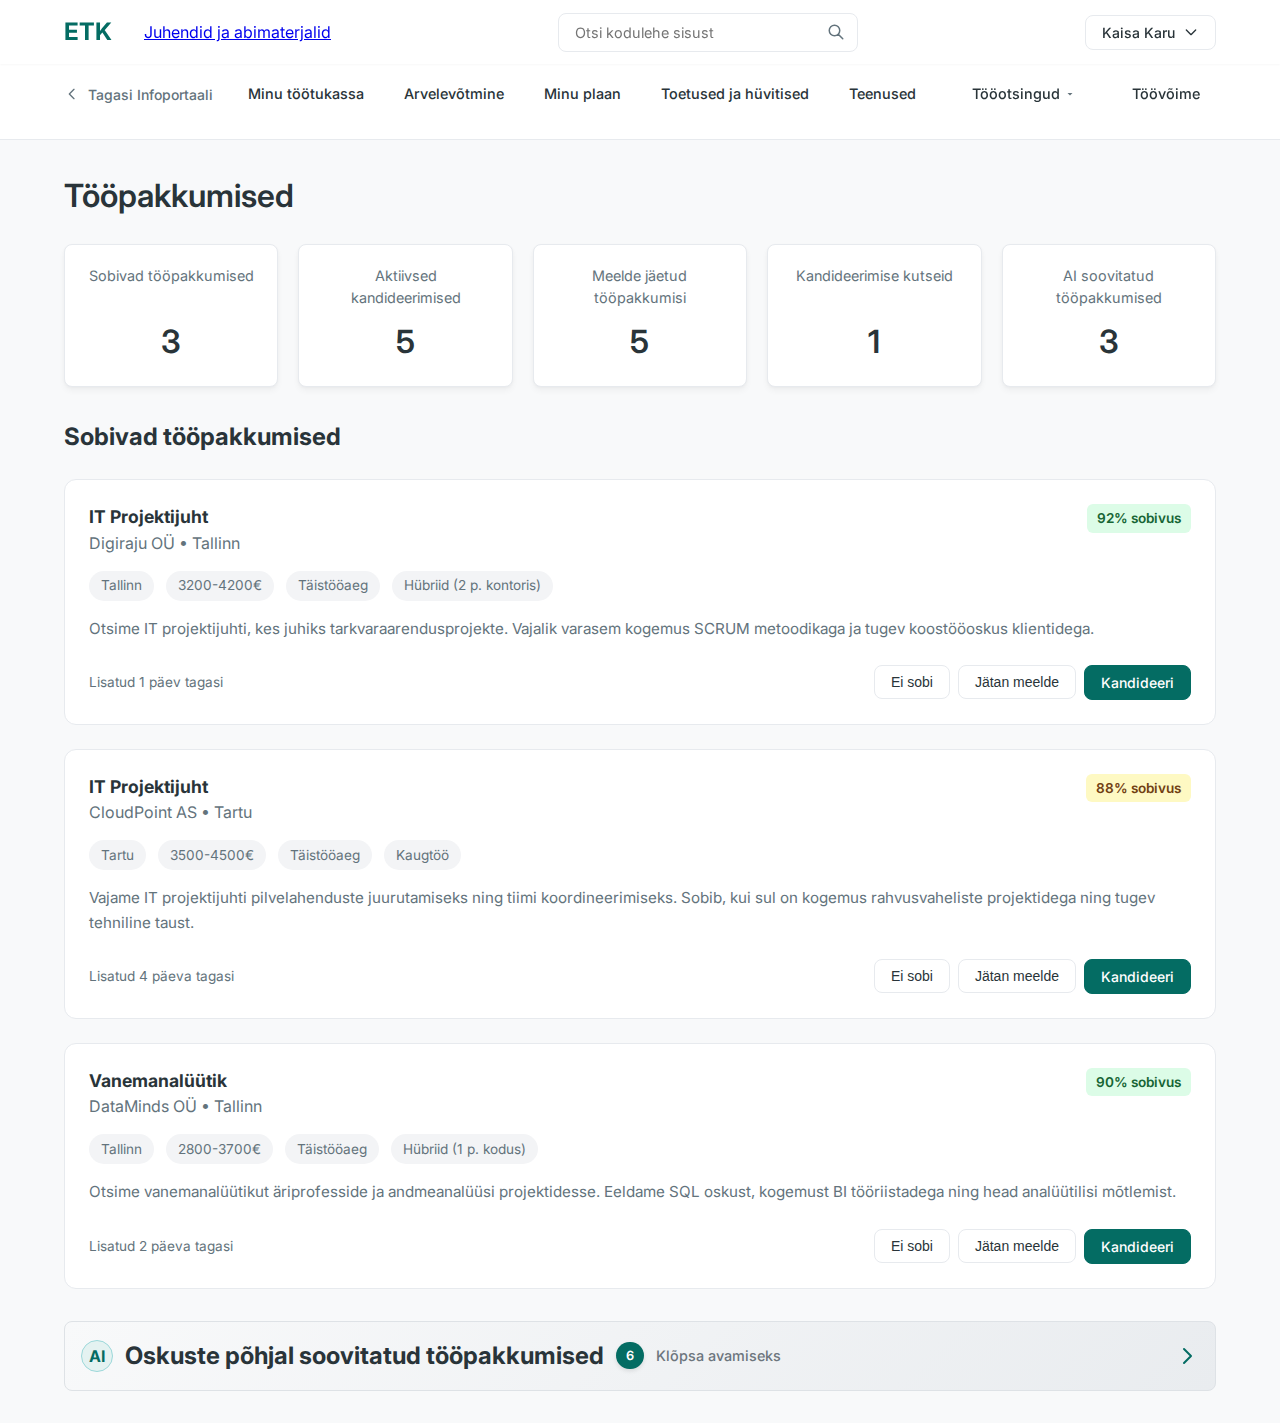
<file: toootsingud.html>
<!DOCTYPE html>
<html lang="et">
<head>
    <meta charset="UTF-8">
    <meta name="viewport" content="width=device-width, initial-scale=1.0">
    <title>Tööotsingud - ETK</title>
    <link href="https://fonts.googleapis.com/css2?family=Inter:wght@300;400;500;600;700&display=swap" rel="stylesheet">
    <link rel="stylesheet" href="styles.css">
    <script>
        // Demo Google Maps implementation (no API key needed)
        window.initMap = function() {
            console.log('Initializing demo Google Maps');
            
            // Create a styled demo map that looks like Google Maps
            const mapContainer = document.getElementById('google-map');
            console.log('Map container found:', mapContainer);
            console.log('Map container dimensions:', mapContainer ? `${mapContainer.offsetWidth}x${mapContainer.offsetHeight}` : 'N/A');
            console.log('Map container style:', mapContainer ? mapContainer.style.cssText : 'N/A');
            
            if (mapContainer) {
                console.log('Setting innerHTML for map container');
                mapContainer.innerHTML = `
                    <div style="
                        width: 100%; 
                        height: 100%; 
                        background: linear-gradient(135deg, #e8f5e8 0%, #c8d7d4 100%);
                        position: relative;
                        display: flex;
                        align-items: center;
                        justify-content: center;
                        font-family: Inter, sans-serif;
                        border-radius: 8px;
                        min-height: 280px;
                    ">
                        <div style="
                            background: rgba(255,255,255,0.9);
                            padding: 20px;
                            border-radius: 8px;
                            text-align: center;
                            box-shadow: 0 2px 8px rgba(0,0,0,0.1);
                        ">
                            <div style="
                                width: 12px;
                                height: 12px;
                                background: #046c63;
                                border-radius: 50%;
                                margin: 0 auto 8px auto;
                                border: 2px solid white;
                                box-shadow: 0 2px 4px rgba(0,0,0,0.2);
                            "></div>
                            <h6 style="margin: 0 0 4px 0; font-size: 14px; font-weight: 600; color: #333;">Keila linn</h6>
                            <p style="margin: 0; font-size: 12px; color: #666;">Demo kaart</p>
                        </div>
                    </div>
                `;
                console.log('Demo map HTML set successfully');
                console.log('Map container after update:', mapContainer.innerHTML.length, 'characters');
                return true;
            } else {
                console.log('Map container not found!');
                return false;
            }
        }
        
        // Test function to manually open success modal with map
        window.testMapModal = function() {
            console.log('Testing map modal');
            const modal = document.getElementById('job-saved-modal');
            if (modal) {
                modal.style.display = 'flex';
                setTimeout(() => {
                    window.initMap();
                }, 200);
            }
        }
    </script>
</head>
<body>
    <header class="main-header">
        <div class="top-bar">
            <div class="logo-nav">
                <span class="logo">ETK</span>
                <a href="#" class="help-link">Juhendid ja abimaterjalid</a>
            </div>
            <div class="search-container">
                <input type="text" placeholder="Otsi kodulehe sisust">
                <svg class="search-icon" width="18" height="18" fill="none" viewBox="0 0 24 24" stroke="currentColor">
                    <path stroke-linecap="round" stroke-linejoin="round" stroke-width="2" d="M21 21l-6-6m2-5a7 7 0 11-14 0 7 7 0 0114 0z" />
                </svg>
            </div>
            <div class="user-actions">
                <button class="profile-button">
                    <span class="user-name">Kaisa Karu</span>
                    <svg class="dropdown-icon" width="16" height="16" fill="none" viewBox="0 0 24 24" stroke="currentColor">
                        <path stroke-linecap="round" stroke-linejoin="round" stroke-width="2" d="M19 9l-7 7-7-7" />
                    </svg>
                </button>
            </div>
        </div>
    </header>
    <div class="sub-nav-bar-container">
        <div class="sub-nav-bar">
            <a href="#" class="back-link">
                <svg width="16" height="16" fill="none" viewBox="0 0 24 24" stroke="currentColor">
                    <path stroke-linecap="round" stroke-linejoin="round" stroke-width="2" d="M15 19l-7-7 7-7" />
                </svg>
                Tagasi Infoportaali
            </a>
            <button class="mobile-menu-toggle" id="mobile-menu-toggle">
                <span></span>
                <span></span>
                <span></span>
            </button>
            <nav class="main-nav" id="main-nav">
                <a href="#" class="nav-item">
                    Minu töötukassa
                </a>
                <a href="#" class="nav-item">
                    Arvelevõtmine
                </a>
                <a href="index.html" class="nav-item">
                    Minu plaan
                </a>
                <a href="#" class="nav-item">
                    Toetused ja hüvitised
                </a>
                <a href="#" class="nav-item">
                    Teenused
                </a>
                <div class="nav-item dropdown">
                    <a href="#" class="nav-link active">
                        Tööotsingud
                        <svg class="dropdown-arrow" width="12" height="12" viewBox="0 0 24 24" fill="currentColor">
                            <path d="M7 10l5 5 5-5z"/>
                        </svg>
                    </a>
                    <div class="dropdown-menu">
                        <a href="minuCV.html" class="dropdown-item">Minu CV</a>
                        <a href="#" class="dropdown-item">Minu kandideerimised</a>
                    </div>
                </div>
                <a href="toovoimehindamine.html" class="nav-item">
                    Töövõime
                </a>
            </nav>
        </div>
    </div>

    <div class="page-container">
      
        <h1 style="margin: 32px 0 24px 0; font-size: 2rem; font-weight: 600; color: var(--text-color);">Tööpakkumised</h1>
        
        <!-- Statistics Grid -->
        <div class="stats-grid">
            <div class="stat-card card" style="display: flex; flex-direction: column; justify-content: space-between;">
                <h3>Sobivad tööpakkumised</h3>
                <div class="stat-number">3</div>
            </div>
            <div class="stat-card card" style="display: flex; flex-direction: column; justify-content: space-between;">
                <h3>Aktiivsed kandideerimised</h3>
                <div class="stat-number">5</div>
            </div>
            <div class="stat-card card" style="display: flex; flex-direction: column; justify-content: space-between;">
                <h3>Meelde jäetud tööpakkumisi</h3>
                <div class="stat-number">5</div>
            </div>
            <div class="stat-card card" style="display: flex; flex-direction: column; justify-content: space-between;">
                <h3>Kandideerimise kutseid</h3>
                <div class="stat-number">1</div>
            </div>
            <div class="stat-card card" style="display: flex; flex-direction: column; justify-content: space-between;">
                <h3>AI soovitatud tööpakkumised</h3>
                <div class="stat-number">3</div>
            </div>
        </div>

        <!-- Job Offers Section -->
        <div class="job-offers-section" style="margin-top: 32px;">
            <div class="job-offers-header" style="display: flex; justify-content: space-between; align-items: center; margin-bottom: 24px; position: relative;">
                <div style="display: flex; align-items: center; gap: 12px;">
                    <h2 style="margin: 0; font-size: 1.5rem; color: var(--text-color);">Sobivad tööpakkumised</h2>
                </div>
            </div>

            <div class="job-listings-container">
                <!-- Job 1: IT Projektijuht (Digiraju) -->
                <div class="job-card">
                    <div class="job-card-header">
                        <div class="job-title-section">
                            <div>
                                <h3>IT Projektijuht</h3>
                                <p>Digiraju OÜ • Tallinn</p>
                            </div>
                        </div>
                        <div class="job-offer-match high">92% sobivus</div>
                    </div>
                    <div class="job-card-details">
                        <span class="detail-tag">Tallinn</span>
                        <span class="detail-tag">3200-4200€</span>
                        <span class="detail-tag">Täistööaeg</span>
                        <span class="detail-tag">Hübriid (2 p. kontoris)</span>
                    </div>
                    <p class="job-card-description">Otsime IT projektijuhti, kes juhiks tarkvaraarendusprojekte. Vajalik varasem kogemus SCRUM metoodikaga ja tugev koostööoskus klientidega.</p>
                    <div class="job-card-footer">
                        <span class="posted-date">Lisatud 1 päev tagasi</span>
                        <div class="action-buttons" style="display: flex; gap: 8px;">
                            <button class="btn btn-outline">Ei sobi</button>
                            <button class="btn btn-outline">Jätan meelde</button>
                            <button class="btn btn-primary">Kandideeri</button>
                        </div>
                    </div>
                </div>

                <!-- Job 2: IT Projektijuht (CloudPoint) -->
                <div class="job-card">
                    <div class="job-card-header">
                        <div class="job-title-section">
                            <div>
                                <h3>IT Projektijuht</h3>
                                <p>CloudPoint AS • Tartu</p>
                            </div>
                        </div>
                        <div class="job-offer-match medium">88% sobivus</div>
                    </div>
                    <div class="job-card-details">
                        <span class="detail-tag">Tartu</span>
                        <span class="detail-tag">3500-4500€</span>
                        <span class="detail-tag">Täistööaeg</span>
                        <span class="detail-tag">Kaugtöö</span>
                    </div>
                    <p class="job-card-description">Vajame IT projektijuhti pilvelahenduste juurutamiseks ning tiimi koordineerimiseks. Sobib, kui sul on kogemus rahvusvaheliste projektidega ning tugev tehniline taust.</p>
                    <div class="job-card-footer">
                        <span class="posted-date">Lisatud 4 päeva tagasi</span>
                        <div class="action-buttons" style="display: flex; gap: 8px;">
                            <button class="btn btn-outline">Ei sobi</button>
                            <button class="btn btn-outline">Jätan meelde</button>
                            <button class="btn btn-primary">Kandideeri</button>
                        </div>
                    </div>
                </div>

                <!-- Job 3: Vanemanalüütik -->
                <div class="job-card">
                    <div class="job-card-header">
                        <div class="job-title-section">
                            <div>
                                <h3>Vanemanalüütik</h3>
                                <p>DataMinds OÜ • Tallinn</p>
                            </div>
                        </div>
                        <div class="job-offer-match high">90% sobivus</div>
                    </div>
                    <div class="job-card-details">
                        <span class="detail-tag">Tallinn</span>
                        <span class="detail-tag">2800-3700€</span>
                        <span class="detail-tag">Täistööaeg</span>
                        <span class="detail-tag">Hübriid (1 p. kodus)</span>
                    </div>
                    <p class="job-card-description">Otsime vanemanalüütikut äriprofesside ja andmeanalüüsi projektidesse. Eeldame SQL oskust, kogemust BI tööriistadega ning head analüütilisi mõtlemist.</p>
                    <div class="job-card-footer">
                        <span class="posted-date">Lisatud 2 päeva tagasi</span>
                        <div class="action-buttons" style="display: flex; gap: 8px;">
                            <button class="btn btn-outline">Ei sobi</button>
                            <button class="btn btn-outline">Jätan meelde</button>
                            <button class="btn btn-primary">Kandideeri</button>
                        </div>
                    </div>
                </div>

            </div>

            <!-- Second AI Recommendations Header -->
            <div class="job-offers-header accordion-header" style="display: flex; justify-content: space-between; align-items: center; margin: 32px 0 0 0; position: relative; padding: 16px; background: linear-gradient(135deg, #f8f9fa 0%, #e9ecef 100%); border-radius: 8px; cursor: pointer; transition: all 0.3s ease; border: 1px solid #dee2e6;" onclick="toggleAccordion('skills-accordion')" onmouseover="this.style.background='linear-gradient(135deg, #e9ecef 0%, #f8f9fa 100%)'; this.style.transform='translateY(-1px)'; this.style.boxShadow='0 4px 12px rgba(0,0,0,0.1)'" onmouseout="this.style.background='linear-gradient(135deg, #f8f9fa 0%, #e9ecef 100%)'; this.style.transform='translateY(0)'; this.style.boxShadow='none'">
                <div style="display: flex; align-items: center; gap: 12px;">
                    <a href="#" id="open-ai-job-recommendations-modal" class="ai-icon-link" title="Tööpakkumiste soovitused">AI</a>
                    <h2 style="margin: 0; font-size: 1.5rem; color: var(--text-color);">Oskuste põhjal soovitatud tööpakkumised</h2>
                    <span class="job-count" style="background: var(--primary-color); color: white; padding: 4px 10px; border-radius: 16px; font-size: 0.8rem; font-weight: 600; box-shadow: 0 2px 4px rgba(0,0,0,0.1);">6</span>
                    <span style="font-size: 0.9rem; color: #6c757d; font-weight: 500;">Klõpsa avamiseks</span>
                </div>
                <div style="display: flex; align-items: center; gap: 12px;">
                    <svg class="accordion-arrow" width="24" height="24" style="transition: all 0.3s ease; transform: rotate(-90deg); color: var(--primary-color);" fill="none" viewBox="0 0 24 24" stroke="currentColor">
                        <path stroke-linecap="round" stroke-linejoin="round" stroke-width="2" d="M19 9l-7 7-7-7" />
                    </svg>
                </div>
            </div>

            <div class="accordion-content" id="skills-accordion" style="display: none; margin-top: 0; overflow: hidden; transition: all 0.3s ease;">
                <div class="job-listings-container" style="padding-top: 24px; background: linear-gradient(to bottom, #f8f9fa 0%, transparent 20px);"

                <!-- Job 4: IT Projektijuht (TechNordic) -->
                <div class="job-card" id="first-skills-job">
                    <div class="job-card-header">
                        <div class="job-title-section">
                            <div>
                                <h3>IT Projektijuht</h3>
                                <p>TechNordic OÜ • Tallinn</p>
                            </div>
                        </div>
                        <div class="job-offer-match high">94% sobivus</div>
                    </div>
                    <div class="job-card-details">
                        <span class="detail-tag">Tallinn</span>
                        <span class="detail-tag">3800-5200€</span>
                        <span class="detail-tag">Täistööaeg</span>
                        <span class="detail-tag">Hübriid (3 p. kontoris)</span>
                    </div>
                    <p class="job-card-description">Otsime kogenud IT projektijuhti, kes juhiks meie rahvusvahelisi digitaliseerimisprojekte. Vajalik PMP sertifikaat ja kogemus agiile metoodikatega.</p>
                    <div class="job-card-footer">
                        <span class="posted-date">Lisatud täna</span>
                        <div class="action-buttons" style="display: flex; gap: 8px;">
                            <button class="btn btn-outline">Ei sobi</button>
                            <button class="btn btn-outline">Jätan meelde</button>
                            <button class="btn btn-primary">Kandideeri</button>
                        </div>
                    </div>
                </div>

                <!-- Job 5: Digitaalsete projektide juht -->
                <div class="job-card">
                    <div class="job-card-header">
                        <div class="job-title-section">
                            <div>
                                <h3>Digitaalsete projektide juht</h3>
                                <p>DigiTarkus OÜ • Kaugtöö</p>
                            </div>
                        </div>
                        <div class="job-offer-match high">91% sobivus</div>
                    </div>
                    <div class="job-card-details">
                        <span class="detail-tag">Kaugtöö</span>
                        <span class="detail-tag">3000-4300€</span>
                        <span class="detail-tag">Täistööaeg</span>
                        <span class="detail-tag">Paindlik graafik</span>
                    </div>
                    <p class="job-card-description">Otsime digitaalsete projektide juhti, kes koordineeriks veebirakenduste ja mobiilirakenduste arendusprojekte. Oluline on kogemus digitaalse transformatsiooni valdkonnas.</p>
                    <div class="job-card-footer">
                        <span class="posted-date">Lisatud 3 päeva tagasi</span>
                        <div class="action-buttons" style="display: flex; gap: 8px;">
                            <button class="btn btn-outline">Ei sobi</button>
                            <button class="btn btn-outline">Jätan meelde</button>
                            <button class="btn btn-primary">Kandideeri</button>
                        </div>
                    </div>
                </div>

                <!-- Job 6: Scrum Master -->
                <div class="job-card">
                    <div class="job-card-header">
                        <div class="job-title-section">
                            <div>
                                <h3>Scrum Master</h3>
                                <p>TechFlow AS • Tallinn</p>
                            </div>
                        </div>
                        <div class="job-offer-match low">72% sobivus</div>
                    </div>
                    <div class="job-card-details">
                        <span class="detail-tag">Tallinn</span>
                        <span class="detail-tag">2800-3500€</span>
                        <span class="detail-tag">Täistööaeg</span>
                        <span class="detail-tag">Hübriid (2 p. kontoris)</span>
                    </div>
                    <p class="job-card-description">Otsime Scrum Masterit meie agiilsete arendusmeeskondade toetamiseks. Vajalik sertifikaat ja kogemus Agile metoodikatega. Oluline on tugev kommunikatsioonioskus ja võime juhtida meeskonnatööd.</p>
                    <div class="job-card-footer">
                        <span class="posted-date">Lisatud 5 päeva tagasi</span>
                        <div class="action-buttons" style="display: flex; gap: 8px;">
                            <button class="btn btn-outline">Ei sobi</button>
                            <button class="btn btn-outline">Jätan meelde</button>
                            <button class="btn btn-primary">Kandideeri</button>
                        </div>
                    </div>
                </div>

                <!-- Job 7: IT Arendaja -->
                <div class="job-card">
                    <div class="job-card-header">
                        <div class="job-title-section">
                            <div>
                                <h3>IT Arendaja</h3>
                                <p>CodeCraft OÜ • Tallinn</p>
                            </div>
                        </div>
                        <div class="job-offer-match high">85% sobivus</div>
                    </div>
                    <div class="job-card-details">
                        <span class="detail-tag">Tallinn</span>
                        <span class="detail-tag">2500-3200€</span>
                        <span class="detail-tag">Täistööaeg</span>
                        <span class="detail-tag">Hübriid (2 p. kontoris)</span>
                    </div>
                    <p class="job-card-description">Otsime IT arendajat meie meeskonda, kes töötaks veebirakenduste ja mobiilirakenduste arendamisel. Vajalik kogemus JavaScript, React ja Node.js tehnoloogiatega.</p>
                    <div class="job-card-footer">
                        <span class="posted-date">Lisatud 2 päeva tagasi</span>
                        <div class="action-buttons" style="display: flex; gap: 8px;">
                            <button class="btn btn-outline">Ei sobi</button>
                            <button class="btn btn-outline">Jätan meelde</button>
                            <button class="btn btn-primary">Kandideeri</button>
                        </div>
                    </div>
                </div>

                <!-- Job 8: Tootejuht (IT) -->
                <div class="job-card">
                    <div class="job-card-header">
                        <div class="job-title-section">
                            <div>
                                <h3>Tootejuht (IT)</h3>
                                <p>InnoTech Solutions • Tallinn</p>
                            </div>
                        </div>
                        <div class="job-offer-match medium">76% sobivus</div>
                    </div>
                    <div class="job-card-details">
                        <span class="detail-tag">Tallinn</span>
                        <span class="detail-tag">3500-4800€</span>
                        <span class="detail-tag">Täistööaeg</span>
                        <span class="detail-tag">Hübriid (1 p. kodus)</span>
                    </div>
                    <p class="job-card-description">Otsime tootejuhti IT lahenduste arendamiseks. Vajalik kogemus kasutajakogemuse disaini ja tootearenduse protsessidega. Oluline on analüütiline mõtlemine ja meeskonnatöö oskus.</p>
                    <div class="job-card-footer">
                        <span class="posted-date">Lisatud 1 nädal tagasi</span>
                        <div class="action-buttons" style="display: flex; gap: 8px;">
                            <button class="btn btn-outline">Ei sobi</button>
                            <button class="btn btn-outline">Jätan meelde</button>
                            <button class="btn btn-primary">Kandideeri</button>
                        </div>
                    </div>
                </div>

                <!-- Job 9: IT Konsultant -->
                <div class="job-card">
                    <div class="job-card-header">
                        <div class="job-title-section">
                            <div>
                                <h3>IT Konsultant</h3>
                                <p>DigitalAdvice OÜ • Tartu</p>
                            </div>
                        </div>
                        <div class="job-offer-match medium">82% sobivus</div>
                    </div>
                    <div class="job-card-details">
                        <span class="detail-tag">Tartu</span>
                        <span class="detail-tag">2900-3800€</span>
                        <span class="detail-tag">Täistööaeg</span>
                        <span class="detail-tag">Kaugtöö võimalus</span>
                    </div>
                    <p class="job-card-description">Vajame IT konsultanti äriklientide nõustamiseks digitaliseerimise valdkonnas. Sobib, kui sul on kogemus erinevate IT süsteemide juurutamisega ja klientide koolitamisega.</p>
                    <div class="job-card-footer">
                        <span class="posted-date">Lisatud 6 päeva tagasi</span>
                        <div class="action-buttons" style="display: flex; gap: 8px;">
                            <button class="btn btn-outline">Ei sobi</button>
                            <button class="btn btn-outline">Jätan meelde</button>
                            <button class="btn btn-primary">Kandideeri</button>
                        </div>
                    </div>
                </div>

                </div>
            </div>
        </div>
    </div>

    <script>
        // Enhanced accordion functionality with smooth animations and auto-scroll
        function toggleAccordion(accordionId) {
            const content = document.getElementById(accordionId);
            const arrow = content.previousElementSibling.querySelector('.accordion-arrow');
            const header = content.previousElementSibling;
            const hintText = header.querySelector('span[style*="Klõpsa"]');
            
            if (content.style.display === 'none' || content.style.display === '') {
                // Opening animation
                content.style.display = 'block';
                content.style.maxHeight = '0px';
                content.style.opacity = '0';
                
                // Trigger animation
                setTimeout(() => {
                    content.style.maxHeight = '2000px';
                    content.style.opacity = '1';
                    arrow.style.transform = 'rotate(0deg)';
                    arrow.style.color = '#28a745';
                    if (hintText) hintText.textContent = 'Klõpsa sulgemiseks';
                    
                    // Auto-scroll to first job after animation completes
                    setTimeout(() => {
                        const firstJob = document.getElementById('first-skills-job');
                        if (firstJob) {
                            firstJob.scrollIntoView({ 
                                behavior: 'smooth', 
                                block: 'start',
                                inline: 'nearest' 
                            });
                        }
                    }, 300);
                }, 10);
                
            } else {
                // Closing animation
                content.style.maxHeight = '0px';
                content.style.opacity = '0';
                arrow.style.transform = 'rotate(-90deg)';
                arrow.style.color = 'var(--primary-color)';
                if (hintText) hintText.textContent = 'Klõpsa avamiseks';
                
                setTimeout(() => {
                    content.style.display = 'none';
                }, 300);
            }
        }

        // Add keyboard accessibility
        document.addEventListener('DOMContentLoaded', function() {
            const accordionHeader = document.querySelector('.accordion-header');
            if (accordionHeader) {
                accordionHeader.setAttribute('tabindex', '0');
                accordionHeader.setAttribute('role', 'button');
                accordionHeader.setAttribute('aria-expanded', 'false');
                accordionHeader.setAttribute('aria-label', 'Oskuste põhjal soovitatud tööpakkumised - klõpsa avamiseks');
                
                accordionHeader.addEventListener('keydown', function(e) {
                    if (e.key === 'Enter' || e.key === ' ') {
                        e.preventDefault();
                        toggleAccordion('skills-accordion');
                    }
                });
            }
        });
    </script>
    <script src="script.js"></script>
</body>
</html>
</file>
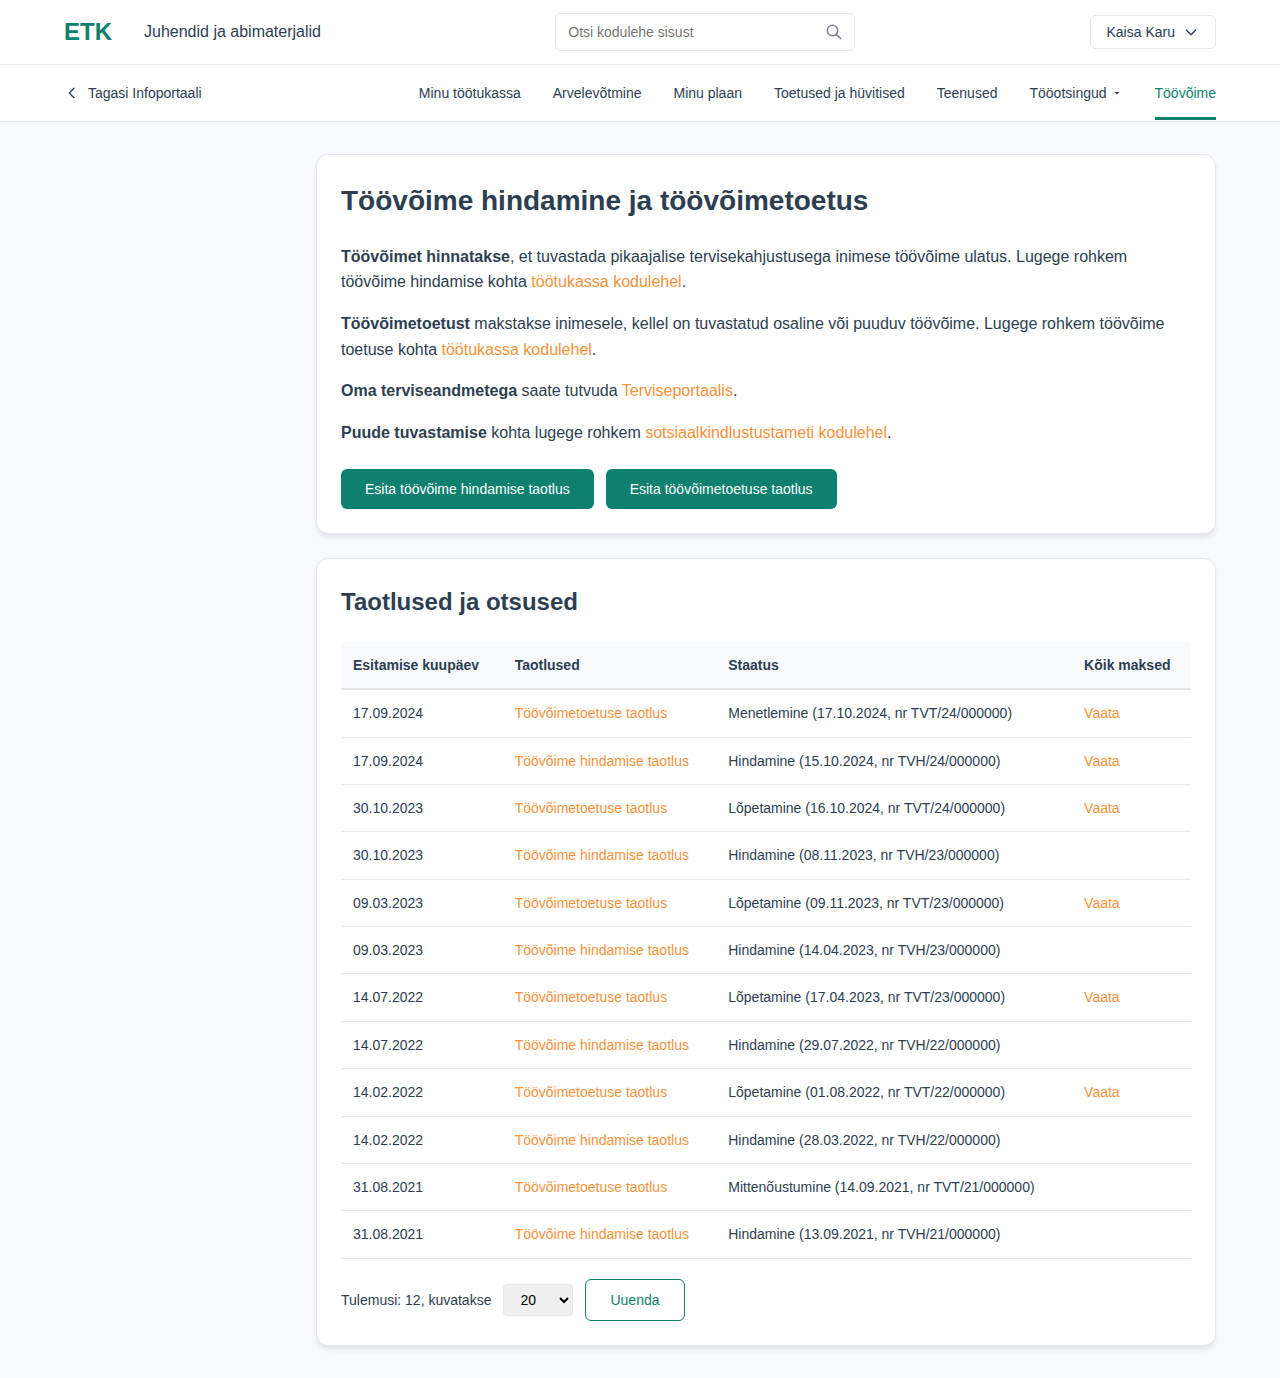
<file: toovoimehindamine.html>
<!DOCTYPE html>
<html lang="et">
<head>
    <meta charset="UTF-8">
    <meta name="viewport" content="width=device-width, initial-scale=1.0">
    <title>Töövõime hindamine ja tööle toetus - ETK</title>
    <style>
        :root {
            --primary-color: #0d806f;
            --secondary-color: #f8fafe;
            --accent-color: #f7923a;
            --text-color: #2c3e50;
            --text-color-light: #7a8599;
            --border-color: #e5e7eb;
            --card-bg: #ffffff;
            --shadow-sm: 0 1px 2px 0 rgba(0, 0, 0, 0.05);
            --shadow-md: 0 4px 6px -1px rgba(0, 0, 0, 0.1);
        }

        * {
            margin: 0;
            padding: 0;
            box-sizing: border-box;
        }

        body {
            font-family: -apple-system, BlinkMacSystemFont, 'Segoe UI', Roboto, Oxygen, Ubuntu, Cantarell, sans-serif;
            line-height: 1.6;
            color: var(--text-color);
            background-color: var(--secondary-color);
        }

        .link-orange {
            color: var(--accent-color);
            text-decoration: none;
        }

        .link-orange:hover {
            text-decoration: underline;
        }

        .main-header {
            background-color: var(--card-bg);
            border-bottom: 1px solid var(--border-color);
            position: sticky;
            top: 0;
            z-index: 1000;
        }

        .top-bar {
            display: flex;
            align-items: center;
            justify-content: space-between;
            height: 64px;
            max-width: 1200px;
            margin: 0 auto;
            padding: 0 24px;
            gap: 20px;
        }

        .logo-nav {
            display: flex;
            align-items: center;
            gap: 32px;
        }

        .logo {
            font-size: 24px;
            font-weight: bold;
            color: var(--primary-color);
        }

        .help-link {
            color: var(--text-color);
            text-decoration: none;
        }

        .search-container {
            position: relative;
            flex-grow: 1;
            max-width: 300px;
        }

        .search-container input {
            width: 100%;
            padding: 10px 40px 10px 12px;
            border: 1px solid var(--border-color);
            border-radius: 6px;
            font-size: 14px;
        }

        .search-icon {
            position: absolute;
            right: 12px;
            top: 50%;
            transform: translateY(-50%);
            color: var(--text-color-light);
            pointer-events: none;
        }

        .user-actions {
            display: flex;
            align-items: center;
            gap: 20px;
        }

        .profile-button {
            display: flex;
            align-items: center;
            gap: 8px;
            background-color: transparent;
            border: 1px solid var(--border-color);
            color: var(--text-color);
            padding: 8px 16px;
            border-radius: 6px;
            cursor: pointer;
            font-size: 14px;
        }

        .sub-nav-bar-container {
            background-color: var(--card-bg);
            border-bottom: 1px solid var(--border-color);
        }

        .sub-nav-bar {
            max-width: 1200px;
            margin: 0 auto;
            padding: 0 24px;
            display: flex;
            align-items: center;
            justify-content: space-between;
            height: 56px;
        }

        .back-link {
            display: flex;
            align-items: center;
            gap: 8px;
            color: var(--text-color);
            text-decoration: none;
            font-size: 14px;
        }

        .mobile-menu-toggle {
            display: none;
            flex-direction: column;
            gap: 4px;
            background: none;
            border: none;
            cursor: pointer;
            padding: 8px;
        }

        .mobile-menu-toggle span {
            width: 20px;
            height: 2px;
            background-color: var(--text-color);
            transition: 0.3s;
        }

        .main-nav {
            display: flex;
            align-items: center;
            gap: 32px;
        }

        .nav-item {
            position: relative;
            padding: 16px 0;
            text-decoration: none;
            color: var(--text-color);
            font-size: 14px;
            font-weight: 500;
            transition: color 0.2s;
        }

        .nav-item:hover {
            color: var(--primary-color);
        }

        .nav-item.active {
            color: var(--primary-color);
        }

        .nav-item.active::after {
            content: '';
            position: absolute;
            bottom: 0;
            left: 0;
            right: 0;
            height: 3px;
            background-color: var(--primary-color);
        }

        .dropdown {
            position: relative;
        }

        .dropdown-toggle {
            display: flex;
            align-items: center;
            gap: 4px;
            text-decoration: none;
            color: var(--text-color);
        }

        .dropdown-menu {
            display: none;
            position: absolute;
            top: 100%;
            left: 0;
            background-color: var(--card-bg);
            border: 1px solid var(--border-color);
            border-radius: 6px;
            box-shadow: var(--shadow-md);
            min-width: 200px;
            z-index: 1000;
        }

        .dropdown:hover .dropdown-menu {
            display: block;
        }

        .dropdown-item {
            display: block;
            padding: 12px 16px;
            text-decoration: none;
            color: var(--text-color);
            border-bottom: 1px solid var(--border-color);
        }

        .dropdown-item:last-child {
            border-bottom: none;
        }

        .dropdown-item:hover {
            background-color: var(--secondary-color);
        }

        .page-container {
            max-width: 1200px;
            margin: 32px auto;
            padding: 0 24px;
        }

        .main-grid {
            display: grid;
            grid-template-columns: 1fr;
            gap: 24px;
            align-items: start;
            max-width: 900px;
            margin: 0 0 0 auto;
        }

        .main-column {
            display: flex;
            flex-direction: column;
            gap: 24px;
        }

        .card {
            background-color: var(--card-bg);
            border-radius: 12px;
            padding: 24px;
            box-shadow: var(--shadow-md);
            border: 1px solid var(--border-color);
        }

        .card-header {
            margin-bottom: 20px;
        }

        .card-header h1 {
            font-size: 28px;
            font-weight: 600;
            color: var(--text-color);
            margin: 0;
        }

        .card-header h2 {
            font-size: 24px;
            font-weight: 600;
            color: var(--text-color);
            margin: 0;
        }

        .info-section {
            margin-bottom: 24px;
        }

        .info-section p {
            margin-bottom: 16px;
            line-height: 1.6;
        }

        .info-section p:last-child {
            margin-bottom: 0;
        }

        .button-group {
            display: flex;
            gap: 12px;
            flex-wrap: wrap;
        }

        .btn {
            padding: 12px 24px;
            border-radius: 6px;
            border: none;
            font-size: 14px;
            font-weight: 500;
            cursor: pointer;
            text-decoration: none;
            display: inline-flex;
            align-items: center;
            justify-content: center;
            transition: all 0.2s;
        }

        .btn-primary {
            background-color: var(--primary-color);
            color: white;
        }

        .btn-primary:hover {
            background-color: #0a6b5d;
        }

        .btn-secondary {
            background-color: transparent;
            color: var(--primary-color);
            border: 1px solid var(--primary-color);
        }

        .btn-secondary:hover {
            background-color: var(--primary-color);
            color: white;
        }

        .table-container {
            overflow-x: auto;
            margin-bottom: 20px;
        }

        .data-table {
            width: 100%;
            border-collapse: collapse;
            font-size: 14px;
        }

        .data-table th {
            background-color: var(--secondary-color);
            padding: 12px;
            text-align: left;
            font-weight: 600;
            border-bottom: 2px solid var(--border-color);
            color: var(--text-color);
        }

        .data-table td {
            padding: 12px;
            border-bottom: 1px solid var(--border-color);
            vertical-align: top;
        }

        .data-table tr:hover {
            background-color: var(--secondary-color);
        }

        .pagination {
            display: flex;
            align-items: center;
            gap: 12px;
            font-size: 14px;
        }

        .page-size-select {
            padding: 6px 12px;
            border: 1px solid var(--border-color);
            border-radius: 4px;
            font-size: 14px;
        }

        @media (max-width: 768px) {
            .top-bar {
                padding: 0 16px;
            }

            .sub-nav-bar {
                padding: 0 16px;
            }

            .page-container {
                padding: 0 16px;
            }

            .main-grid {
                grid-template-columns: 1fr;
            }

            .mobile-menu-toggle {
                display: flex;
            }

            .main-nav {
                display: none;
            }

            .button-group {
                flex-direction: column;
            }

            .logo-nav .help-link {
                display: none;
            }

            .search-container {
                display: none;
            }
        }
    </style>
</head>
<body>
    <header class="main-header">
        <div class="top-bar">
            <div class="logo-nav">
                <span class="logo">ETK</span>
                <a href="#" class="help-link">Juhendid ja abimaterjalid</a>
            </div>
            <div class="search-container">
                <input type="text" placeholder="Otsi kodulehe sisust">
                <svg class="search-icon" width="18" height="18" fill="none" viewBox="0 0 24 24" stroke="currentColor">
                    <path stroke-linecap="round" stroke-linejoin="round" stroke-width="2" d="M21 21l-6-6m2-5a7 7 0 11-14 0 7 7 0 0114 0z" />
                </svg>
            </div>
            <div class="user-actions">
                <button class="profile-button">
                    <span class="user-name">Kaisa Karu</span>
                    <svg class="dropdown-icon" width="16" height="16" fill="none" viewBox="0 0 24 24" stroke="currentColor">
                        <path stroke-linecap="round" stroke-linejoin="round" stroke-width="2" d="M19 9l-7 7-7-7" />
                    </svg>
                </button>
            </div>
        </div>
    </header>
    <div class="sub-nav-bar-container">
        <div class="sub-nav-bar">
            <a href="#" class="back-link">
                <svg width="16" height="16" fill="none" viewBox="0 0 24 24" stroke="currentColor">
                    <path stroke-linecap="round" stroke-linejoin="round" stroke-width="2" d="M15 19l-7-7 7-7" />
                </svg>
                Tagasi Infoportaali
            </a>
            <button class="mobile-menu-toggle" id="mobile-menu-toggle">
                <span></span>
                <span></span>
                <span></span>
            </button>
            <nav class="main-nav" id="main-nav">
                <a href="#" class="nav-item">
                    Minu töötukassa
                </a>
                <a href="#" class="nav-item">
                    Arvelevõtmine
                </a>
                <a href="index.html" class="nav-item">
                    Minu plaan
                </a>
                <a href="#" class="nav-item">
                    Toetused ja hüvitised
                </a>
                <a href="#" class="nav-item">
                    Teenused
                </a>
                <div class="nav-item dropdown">
                    <a href="tootsinguld.html" class="dropdown-toggle">
                        Tööotsingud
                        <svg class="dropdown-arrow" width="12" height="12" viewBox="0 0 24 24" fill="currentColor">
                            <path d="M7 10l5 5 5-5z"/>
                        </svg>
                    </a>
                    <div class="dropdown-menu">
                        <a href="minuCV.html" class="dropdown-item">Minu CV</a>
                        <a href="#" class="dropdown-item">Minu kandideerimised</a>
                    </div>
                </div>
                <a href="toovoimehindamine.html" class="nav-item active">
                    Töövõime
                </a>
            </nav>
        </div>
    </div>

    <div class="page-container">
        <div class="main-grid">
            <div class="main-column">
                <!-- Põhisisu -->
                <div class="card">
                    <div class="card-header">
                        <h1>Töövõime hindamine ja töövõimetoetus</h1>
                    </div>
                    
                    <div class="info-section">
                        <p><strong>Töövõimet hinnatakse</strong>, et tuvastada pikaajalise tervisekahjustusega inimese töövõime ulatus. Lugege rohkem töövõime hindamise kohta <a href="#" class="link-orange">töötukassa kodulehel</a>.</p>
                        
                        <p><strong>Töövõimetoetust</strong> makstakse inimesele, kellel on tuvastatud osaline või puuduv töövõime. Lugege rohkem töövõime toetuse kohta <a href="#" class="link-orange">töötukassa kodulehel</a>.</p>
                        
                        <p><strong>Oma terviseandmetega</strong> saate tutvuda <a href="#" class="link-orange">Terviseportaalis</a>.</p>
                        
                        <p><strong>Puude tuvastamise</strong> kohta lugege rohkem <a href="#" class="link-orange">sotsiaalkindlustustameti kodulehel</a>.</p>
                    </div>

                    <div class="button-group">
                        <button class="btn btn-primary">Esita töövõime hindamise taotlus</button>
                        <button class="btn btn-primary">Esita töövõimetoetuse taotlus</button>
                    </div>
                </div>

                <!-- Taotlused ja otsused tabel -->
                <div class="card">
                    <div class="card-header">
                        <h2>Taotlused ja otsused</h2>
                    </div>
                    
                    <div class="table-container">
                        <table class="data-table">
                            <thead>
                                <tr>
                                    <th>Esitamise kuupäev</th>
                                    <th>Taotlused</th>
                                    <th>Staatus</th>
                                    <th>Kõik maksed</th>
                                </tr>
                            </thead>
                            <tbody>
                                <tr>
                                    <td>17.09.2024</td>
                                    <td><a href="#" class="link-orange">Töövõimetoetuse taotlus</a></td>
                                    <td>Menetlemine (17.10.2024, nr TVT/24/000000)</td>
                                    <td><a href="#" class="link-orange">Vaata</a></td>
                                </tr>
                                <tr>
                                    <td>17.09.2024</td>
                                    <td><a href="#" class="link-orange">Töövõime hindamise taotlus</a></td>
                                    <td>Hindamine (15.10.2024, nr TVH/24/000000)</td>
                                    <td><a href="#" class="link-orange">Vaata</a></td>
                                </tr>
                                <tr>
                                    <td>30.10.2023</td>
                                    <td><a href="#" class="link-orange">Töövõimetoetuse taotlus</a></td>
                                    <td>Lõpetamine (16.10.2024, nr TVT/24/000000)</td>
                                    <td><a href="#" class="link-orange">Vaata</a></td>
                                </tr>
                                <tr>
                                    <td>30.10.2023</td>
                                    <td><a href="#" class="link-orange">Töövõime hindamise taotlus</a></td>
                                    <td>Hindamine (08.11.2023, nr TVH/23/000000)</td>
                                    <td></td>
                                </tr>
                                <tr>
                                    <td>09.03.2023</td>
                                    <td><a href="#" class="link-orange">Töövõimetoetuse taotlus</a></td>
                                    <td>Lõpetamine (09.11.2023, nr TVT/23/000000)</td>
                                    <td><a href="#" class="link-orange">Vaata</a></td>
                                </tr>
                                <tr>
                                    <td>09.03.2023</td>
                                    <td><a href="#" class="link-orange">Töövõime hindamise taotlus</a></td>
                                    <td>Hindamine (14.04.2023, nr TVH/23/000000)</td>
                                    <td></td>
                                </tr>
                                <tr>
                                    <td>14.07.2022</td>
                                    <td><a href="#" class="link-orange">Töövõimetoetuse taotlus</a></td>
                                    <td>Lõpetamine (17.04.2023, nr TVT/23/000000)</td>
                                    <td><a href="#" class="link-orange">Vaata</a></td>
                                </tr>
                                <tr>
                                    <td>14.07.2022</td>
                                    <td><a href="#" class="link-orange">Töövõime hindamise taotlus</a></td>
                                    <td>Hindamine (29.07.2022, nr TVH/22/000000)</td>
                                    <td></td>
                                </tr>
                                <tr>
                                    <td>14.02.2022</td>
                                    <td><a href="#" class="link-orange">Töövõimetoetuse taotlus</a></td>
                                    <td>Lõpetamine (01.08.2022, nr TVT/22/000000)</td>
                                    <td><a href="#" class="link-orange">Vaata</a></td>
                                </tr>
                                <tr>
                                    <td>14.02.2022</td>
                                    <td><a href="#" class="link-orange">Töövõime hindamise taotlus</a></td>
                                    <td>Hindamine (28.03.2022, nr TVH/22/000000)</td>
                                    <td></td>
                                </tr>
                                <tr>
                                    <td>31.08.2021</td>
                                    <td><a href="#" class="link-orange">Töövõimetoetuse taotlus</a></td>
                                    <td>Mittenõustumine (14.09.2021, nr TVT/21/000000)</td>
                                    <td></td>
                                </tr>
                                <tr>
                                    <td>31.08.2021</td>
                                    <td><a href="#" class="link-orange">Töövõime hindamise taotlus</a></td>
                                    <td>Hindamine (13.09.2021, nr TVH/21/000000)</td>
                                    <td></td>
                                </tr>
                            </tbody>
                        </table>
                    </div>

                    <div class="pagination">
                        <span>Tulemusi: 12, kuvatakse</span>
                        <select class="page-size-select">
                            <option value="20">20</option>
                            <option value="50">50</option>
                            <option value="100">100</option>
                        </select>
                        <button class="btn btn-secondary">Uuenda</button>
                    </div>
                </div>
            </div>
        </div>
    </div>

    <script src="script.js"></script>
</body>
</html>
</file>
<file: styles.css>
:root {
            --primary-color: #046C63; /* Roheline */
            --primary-light: #e4f2f1; /* Hele roheline */
            --accent-color: #f7923a; /* Oranž */
            --accent-light: #fff0e1; /* Hele oranž */
            --secondary-color: #f8f9fa; /* Neutraalne hele taust */
            --text-color: #293439; /* Tumehall */
            --text-color-light: #63737c; /* Keskmine hall */
            --border-color: #e7eaee; /* Hele piire */
            --card-bg: #fff;
            --star-color-active: #FDBE61; /* Hele oranž */
            --highlight-bg: #e4f2f1; 
            --highlight-text: #046C63;
            --highlight-border: #9CD8DA;
            --counselor-bg: #f8fafc; 
            --counselor-border-color: #e7eaee;
            --counselor-time-bg: #ebf3fa; /* Sinine taustavärv ajagraafiku jaoks */
            --font-family: 'Inter', sans-serif;
            --skill-tag-bg: #e4f2f1; /* Hele roheline */
            --skill-tag-text: #046C63; /* Tume roheline */
            --skill-tag-develop-bg: #fff0e1; /* Hele oranž taust */
            --skill-tag-develop-text: #af4025; /* Tume oranž/punane */
            --modal-info-bg: #f8fafc;
            --blue-button-color: #0070f3;
            --shadow-sm: 0 1px 2px rgba(0,0,0,0.03);
            --shadow-md: 0 4px 6px rgba(0,0,0,0.04), 0 1px 3px rgba(0,0,0,0.03);
            --shadow-lg: 0 10px 15px -3px rgba(0,0,0,0.05), 0 4px 6px -2px rgba(0,0,0,0.03);
            --transition: all 0.2s ease;
        }

        * {
            box-sizing: border-box;
            margin: 0;
            padding: 0;
        }

        body {
            font-family: var(--font-family);
            background-color: var(--secondary-color);
            color: var(--text-color);
            line-height: 1.5;
            -webkit-font-smoothing: antialiased;
            scroll-behavior: smooth;
        }

        html {
            scroll-padding-top: 250px; /* Offset to center the block on page */
        }
        
        /* Link styles */
        .link-orange {
            color: var(--accent-color);
            text-decoration: none;
        }
        
        .link-orange:hover {
            color: var(--accent-color);
            text-decoration: underline;
        }
        
        .main-header {
            background-color: var(--card-bg);
            box-shadow: var(--shadow-sm);
            position: sticky;
            top: 0;
            z-index: 1000;
        }

        .top-bar {
            display: flex;
            align-items: center;
            justify-content: space-between;
            height: 64px;
            max-width: 1200px;
            margin: 0 auto;
            padding: 0 24px;
            gap: 20px;
        }
        
        .logo-nav { 
            display: flex; 
            align-items: center; 
            gap: 32px; 
        }
        
        .logo { 
            font-weight: 700; 
            color: var(--primary-color);
            font-size: 1.5rem;
        }

        .search-container {
            position: relative;
            display: flex;
            align-items: center;
            border: 1px solid var(--border-color);
            border-radius: 8px;
            padding: 0;
            width: 300px;
            max-width: 300px;
            transition: var(--transition);
            background-color: var(--card-bg);
            flex-shrink: 0;
        }
        
        .search-container:focus-within {
            border-color: var(--primary-color);
            box-shadow: 0 0 0 2px rgba(4, 108, 99, 0.1);
        }

        .search-container input { 
            border: none; 
            outline: none; 
            padding: 10px 40px 10px 16px; 
            font-size: 0.9rem; 
            width: 100%;
            font-family: var(--font-family);
            background-color: transparent;
            border-radius: 8px;
        }

        .search-icon {
            position: absolute;
            right: 12px;
            top: 50%;
            transform: translateY(-50%);
            color: var(--text-color-light);
            pointer-events: none;
        }
        
        .user-actions { display: flex; align-items: center; gap: 20px; }

        .profile-button {
            display: flex;
            align-items: center;
            gap: 8px;
            background-color: transparent;
            border: 1px solid var(--border-color);
            color: var(--text-color);
            padding: 8px 16px;
            border-radius: 8px;
            font-family: var(--font-family);
            font-size: 14px;
            font-weight: 500;
            cursor: pointer;
            transition: var(--transition);
        }
        
        .profile-button:hover {
            background-color: var(--secondary-color);
        }

        .sub-nav-bar-container { 
            border-bottom: 1px solid var(--border-color); 
            background-color: var(--card-bg);
            position: sticky;
            top: 64px;
            z-index: 999;
            padding-bottom: 15px;
        }
        
        .sub-nav-bar { 
            display: flex; 
            align-items: center; 
            justify-content: space-between;
            height: 60px; 
            max-width: 1200px; 
            margin: 0 auto; 
            padding: 0 24px;
            position: relative;
        }

        .back-link { 
            font-size: 14px; 
            color: var(--text-color-light); 
            text-decoration: none; 
            display: flex;
            align-items: center;
            gap: 8px;
            transition: var(--transition);
            font-weight: 500;
        }
        
        .back-link:hover {
            color: var(--primary-color);
        }

        .mobile-menu-toggle {
            display: none;
            flex-direction: column;
            gap: 4px;
            background: none;
            border: none;
            cursor: pointer;
            padding: 8px;
            border-radius: 4px;
            transition: var(--transition);
        }

        .mobile-menu-toggle span {
            width: 24px;
            height: 3px;
            background-color: var(--text-color);
            border-radius: 2px;
            transition: var(--transition);
        }

        .mobile-menu-toggle:hover span {
            background-color: var(--primary-color);
        }

        .mobile-menu-toggle.active span:nth-child(1) {
            transform: rotate(45deg) translate(6px, 6px);
        }

        .mobile-menu-toggle.active span:nth-child(2) {
            opacity: 0;
        }

        .mobile-menu-toggle.active span:nth-child(3) {
            transform: rotate(-45deg) translate(6px, -6px);
        }
        
        .main-nav { 
            display: flex; 
            gap: 8px; 
            height: 100%;
            align-items: center;
        }
        
        .nav-item { 
            display: flex;
            align-items: center;
            gap: 8px;
            text-decoration: none; 
            color: var(--text-color);
            font-size: 0.9rem;
            font-weight: 500;
            padding: 10px 16px;
            transition: var(--transition);
            position: relative;
        }

        .nav-item svg {
            color: var(--text-color-light);
            transition: var(--transition);
            flex-shrink: 0;
        }
        
        .nav-item:hover { 
            color: var(--primary-color); 
        }

        .nav-item:hover svg {
            color: var(--primary-color);
        }

        .nav-item:hover::after {
            content: '';
            position: absolute;
            bottom: -5px;
            left: 50%;
            transform: translateX(-50%);
            width: 40px;
            height: 2px;
            background-color: var(--primary-color);
            border-radius: 1px;
        }

        .nav-item.active {
            color: var(--primary-color); 
        }

        .nav-item.active svg {
            color: var(--primary-color);
        }

        .nav-item.active::after {
            content: '';
            position: absolute;
            bottom: -5px;
            left: 50%;
            transform: translateX(-50%);
            width: 40px;
            height: 2px;
            background-color: var(--primary-color);
            border-radius: 1px;
        }

        /* Dropdown Navigation Styles */
        .nav-item.dropdown {
            position: relative;
        }

        .nav-item.dropdown .nav-link {
            display: flex;
            align-items: center;
            gap: 4px;
            text-decoration: none;
            color: var(--text-color);
            font-size: 0.9rem;
            font-weight: 500;
            padding: 10px 16px;
            transition: var(--transition);
        }

        .dropdown-arrow {
            transition: transform 0.2s ease;
        }

        .nav-item.dropdown:hover .dropdown-arrow {
            transform: rotate(180deg);
        }

        .dropdown-menu {
            position: absolute;
            top: 100%;
            left: 0;
            background: white;
            border: 1px solid var(--border-color);
            border-radius: 8px;
            box-shadow: 0 4px 12px rgba(0, 0, 0, 0.1);
            padding: 8px 0;
            min-width: 180px;
            opacity: 0;
            visibility: hidden;
            transform: translateY(-10px);
            transition: all 0.2s ease;
            z-index: 1000;
        }

        .nav-item.dropdown:hover .dropdown-menu {
            opacity: 1;
            visibility: visible;
            transform: translateY(0);
        }

        .dropdown-item {
            display: block;
            padding: 10px 16px;
            color: var(--text-color);
            text-decoration: none;
            font-size: 0.9rem;
            transition: var(--transition);
        }

        .dropdown-item:hover {
            background-color: var(--secondary-color);
            color: var(--primary-color);
        }

        .page-container { 
            max-width: 1200px; 
            margin: 32px auto; 
            padding: 0 24px; 
        }
        
        .main-grid {
            display: grid;
            grid-template-columns: 2fr 1fr;
            gap: 24px;
            align-items: start;
        }
        
        .main-column, .sidebar-column { 
            display: flex; 
            flex-direction: column; 
            gap: 24px; 
        }
        
        .card { 
            background-color: var(--card-bg); 
            border-radius: 12px; 
            padding: 24px; 
            box-shadow: var(--shadow-md);
            border: 1px solid var(--border-color); 
            display: flex;
            flex-direction: column;
            position: relative;
            transition: var(--transition);
        }
        
        .card:hover {
            transform: translateY(-4px);
            box-shadow: var(--shadow-lg);
        }
        
        .profile-card, .service-item-card { 
            padding: 18px;
            display: flex; 
            flex-direction: column; 
            gap: 12px;
        }
        
        .profile-card-content h3 {
            margin: 0 0 8px 0;
            font-size: 1.5rem;
            font-weight: 700;
            color: var(--primary-color);
        }

        .profile-card-content p {
            margin: 0 0 24px 0;
            color: var(--text-color-light);
            line-height: 1.6;
        }
        
        .profile-card-footer {
            display: flex;
            gap: 12px;
        }

        .btn-primary, .btn-accent, .btn-secondary {
            padding: 10px 18px; 
            border-radius: 8px; 
            cursor: pointer; 
            font-weight: 500; 
            text-align: center; 
            text-decoration: none; 
            display: inline-flex; 
            align-items: center; 
            justify-content: center; 
            gap: 8px;
            font-size: 14px;
            transition: var(--transition);
            font-family: var(--font-family);
            border: 1px solid transparent;
        }
        
        .btn-primary { 
            background-color: var(--primary-color); 
            color: white; 
        }
        
        .btn-primary:hover:not(:disabled) { 
            background-color: #035750; 
        }
        
        .btn-accent { 
            background-color: var(--accent-color); 
            color: white; 
        }
        
        .btn-accent:hover {
            background-color: #e68530;
        }
        
        .btn-secondary { 
            background-color: var(--card-bg); 
            color: var(--text-color); 
            border-color: var(--border-color); 
        }
        
        .btn-secondary:hover:not(:disabled) {
            background-color: var(--secondary-color);
        }
        
        .btn:disabled {
            background-color: #f1f1f1;
            color: #aaa;
            cursor: not-allowed;
            border-color: #f1f1f1;
        }
        
        .btn-small { 
            padding: 6px 12px; 
            font-size: 13px; 
        }
        
        .btn-full-width {
            width: 100%;
        }

        /* Nõustaja kaardi stiilid */
        .counselor-card {
            overflow: hidden;
            text-align: center;
        }

        .counselor-avatar {
            width: 100px;
            height: 100px;
            background-color: #e9f5f4;
            border-radius: 50%;
            display: flex;
            align-items: center;
            justify-content: center;
            margin: 0 auto 20px;
        }

        .counselor-avatar-icon {
            color: var(--primary-color);
            width: 45px;
            height: 45px;
        }

        .counselor-name, .counselor-title {
            color: var(--text-color);
            font-weight: 600;
            margin: 0 0 5px;
        }

        .counselor-name {
            font-size: 1.25rem;
        }

        .counselor-title {
            font-size: 0.95rem;
            color: var(--text-color-light);
            margin-bottom: 25px;
        }

        .contact-reasons-wrapper {
            width: 100%;
            background-color: var(--secondary-color);
            border-radius: 8px;
            padding: 20px;
            box-sizing: border-box;
            margin-bottom: 20px;
        }
        
        .contact-reasons, .profile-tips-list, .activity-list, .articles-list, .ai-suggestion-list, .job-wishes-list, .assessment-step-list, .suggestion-list {
            list-style: none;
            text-align: left;
            margin: 0;
            padding: 0;
        }

        .contact-reasons li, .profile-tips-list li {
            padding: 8px 0 8px 28px;
            position: relative;
            color: var(--text-color);
            font-size: 0.9rem;
        }

        .contact-reasons li::before, .profile-tips-list li::before {
            content: '✓';
            color: var(--primary-color);
            position: absolute;
            left: 0;
            font-weight: bold;
        }

        .counselor-contact {
            width: 100%;
            padding-top: 10px;
            display: flex;
            flex-direction: column;
            gap: 10px;
            align-items: flex-start;
        }

        .contact-item {
            display: flex;
            align-items: center;
            color: var(--text-color-light);
            text-decoration: none;
            font-size: 0.9rem;
            gap: 10px;
            transition: var(--transition);
        }
        
        .contact-item:hover {
            color: var(--primary-color);
        }

        .contact-icon {
            color: var(--primary-color);
            width: 18px;
        }

        .contact-button {
            background-color: var(--primary-color);
            color: white;
            border: none;
            border-radius: 8px;
            padding: 8px 12px;
            font-size: 14px;
            font-weight: 500;
            cursor: pointer;
            width: 100%;
            margin-top: 10px;
            transition: var(--transition);
        }
        
        .contact-button:hover {
            background-color: #035750;
        }
        
        /* Teated nõustajalt kaardi stiilid */
        .consultation-content {
            padding-top: 16px;
        }
        
        .consultation-list {
            list-style: none;
            padding: 0;
            margin: 0 0 24px 0;
        }
        
        .consultation-list li {
            padding: 12px 0;
            border-bottom: 1px solid var(--border-color);
            color: var(--text-color);
            font-size: 0.95rem;
            position: relative;
            padding-left: 24px;
        }
        
        .consultation-list li:last-child {
            border-bottom: none;
        }
        
        .consultation-list li::before {
            content: '•';
            color: var(--primary-color);
            position: absolute;
            left: 0;
            font-weight: bold;
        }
        
        .training-section {
            background-color: transparent;
            border-radius: 8px;
            padding: 28px;
            border: 1px solid var(--border-color);
        }
        
        .training-section h4 {
            margin: 0 0 20px 0;
            color: var(--primary-color);
            font-size: 1.1rem;
            font-weight: 600;
        }
        
        .training-info {
            margin-bottom: 20px;
            font-size: 0.9rem;
            color: var(--text-color-light);
        }
        
        .short-term-text {
            margin: 20px 0 12px 0;
        }
        
        .short-term-list {
            margin-bottom: 20px;
        }
        
        .training-info p {
            margin: 0 0 12px 0;
            color: var(--text-color);
            font-size: 0.9rem;
            line-height: 1.5;
        }
        
        .training-info p:last-child {
            margin-bottom: 0;
        }
        
        .training-info a {
            color: var(--primary-color);
            text-decoration: none;
        }
        
        .training-info a:hover {
            text-decoration: underline;
        }
        
        .training-button-container {
            margin-top: 24px;
            text-align: right;
        }
        
        /* Minu Profiil kaardi stiilid */
        /* CV Profile Card */
        .cv-profile-card {
            flex-grow: 1;
        }

        .cv-profile-card .card-header {
            display: flex;
            justify-content: space-between;
            align-items: center;
            margin-bottom: 20px;
            padding-bottom: 12px;
            border-bottom: 1px solid var(--border-color);
        }

        .cv-profile-card .card-header h3 {
            margin: 0;
            font-size: 1.25rem;
            font-weight: 600;
            color: var(--text-color);
        }

        .cv-quick-stats {
            display: flex;
            gap: 24px;
            margin-bottom: 20px;
        }

        .cv-stat-item {
            flex: 1;
            display: flex;
            flex-direction: column;
            gap: 4px;
        }

        .cv-stat-label {
            font-size: 0.85rem;
            color: var(--text-color-light);
            font-weight: 500;
        }

        .cv-stat-value {
            font-size: 1.1rem;
            font-weight: 600;
            color: var(--text-color);
        }

        .cv-stat-value.status-active {
            color: var(--success-color);
        }

        .cv-completion {
            background-color: var(--secondary-color);
            border-radius: 8px;
            padding: 16px;
            margin-bottom: 20px;
            border: 1px solid var(--border-color);
        }

        .cv-completion-header {
            display: flex;
            justify-content: space-between;
            align-items: center;
            margin-bottom: 8px;
        }

        .cv-completion-label {
            font-size: 0.9rem;
            color: var(--text-color-light);
            font-weight: 500;
        }

        .cv-completion-percent {
            font-size: 1.1rem;
            font-weight: 600;
            color: var(--primary-color);
        }

        .cv-progress-bar {
            width: 100%;
            height: 8px;
            background-color: #e9ecef;
            border-radius: 4px;
            overflow: hidden;
            margin-bottom: 8px;
        }

        .cv-progress-fill {
            height: 100%;
            background: linear-gradient(90deg, var(--primary-color), #4CAF50);
            border-radius: 4px;
            transition: width 0.3s ease;
        }

        .cv-improvement-hint {
            font-size: 0.8rem;
            color: var(--text-color-light);
            margin: 0;
            font-style: italic;
        }

        .cv-motivation {
            background: linear-gradient(135deg, #f8f9ff, #e8f2ff);
            border: 1px solid #d1e7ff;
            border-radius: 8px;
            padding: 12px 16px;
            margin-bottom: 20px;
        }

        .cv-motivation p {
            margin: 0;
            font-size: 0.9rem;
            color: var(--text-color);
            line-height: 1.4;
        }

        .cv-motivation strong {
            color: var(--primary-color);
        }

        .cv-motivation .highlight-number {
            font-size: 1.1rem;
            font-weight: 700;
            color: var(--primary-color);
            display: inline-block;
            text-shadow: 0 1px 2px rgba(63, 81, 181, 0.2);
        }

        .cv-motivation .motivation-tip {
            font-size: 0.85rem;
            font-weight: 500;
            color: var(--text-color-light);
            font-style: italic;
        }

        .cv-tips {
            background-color: var(--secondary-color);
            border-radius: 8px;
            padding: 16px;
            margin-bottom: 20px;
            border: 1px solid var(--border-color);
        }

        .cv-tips h4 {
            font-size: 1rem;
            font-weight: 600;
            margin: 0 0 12px 0;
            color: var(--text-color);
        }

        .cv-tip-text {
            font-size: 0.9rem;
            margin: 0 0 12px 0;
            color: var(--text-color);
            line-height: 1.4;
        }

        .cv-tip-list {
            list-style: none;
            padding: 0;
            margin: 0 0 12px 0;
            font-size: 0.85rem;
        }

        .cv-tip-list li {
            padding: 4px 0;
            color: var(--text-color);
            display: flex;
            align-items: center;
            gap: 8px;
        }

        .cv-tip-button-container {
            display: flex;
            justify-content: center;
        }

        .cv-tip-button-container .btn-small {
            font-size: 0.8rem;
            padding: 6px 12px;
        }

        .cv-actions {
            display: flex;
            gap: 12px;
        }

        .btn-cv {
            flex: 1;
            padding: 10px 16px;
            font-size: 0.9rem;
            font-weight: 500;
            border-radius: 6px;
            transition: all 0.2s ease;
        }

        .btn-cv.btn-full-width {
            width: 100%;
            flex: none;
        }

        .cv-actions .btn-secondary {
            background-color: var(--secondary-color);
            color: var(--text-color);
            border: 1px solid var(--border-color);
        }

        .cv-actions .btn-secondary:hover {
            background-color: var(--border-color);
            transform: translateY(-1px);
        }

        .cv-actions .btn-primary:hover {
            transform: translateY(-1px);
            box-shadow: 0 4px 12px rgba(63, 81, 181, 0.3);
        }
        
        .profile-tips h4 {
            font-size: 1rem;
            font-weight: 600;
            margin-bottom: 12px;
        }
        
        .profile-tips-list {
            list-style: none;
            padding: 0;
            margin: 0;
            font-size: 14px;
        }
        
        .profile-tips-list li {
            padding: 6px 0 6px 24px;
            position: relative;
        }
        
        .profile-tips-list li::before {
            content: '✓';
            color: var(--primary-color);
            position: absolute;
            left: 0;
            font-weight: bold;
        }
        
        .profile-action {
            margin-top: auto;
        }
        
        .ai-icon-link {
            width: 32px;
            height: 32px;
            background-color: var(--highlight-bg);
            color: var(--primary-color);
            border-radius: 50%;
            display: inline-flex;
            align-items: center;
            justify-content: center;
            font-weight: bold;
            font-size: 1rem;
            text-decoration: none;
            border: 1px solid var(--highlight-border);
            transition: var(--transition);
            flex-shrink: 0;
        }
        
        .ai-icon-link:hover {
            background-color: var(--border-color);
            box-shadow: 0 0 5px rgba(0,0,0,0.1);
        }
        
        .card > .ai-icon-link {
            position: absolute;
            top: 20px;
            right: 20px;
        }

        /* Services card styles */
        .services-grid { 
            display: grid; 
            grid-template-columns: repeat(auto-fit, minmax(240px, 1fr));
            gap: 24px; 
        }
        
        .service-item-content { 
            flex-grow: 1; 
        }
        
        .service-item-card h4 { 
            margin: 0 0 8px 0; 
        }
        
        .service-item-card h4 a { 
            color: var(--primary-color); 
            text-decoration: none; 
            font-size: 1.1rem;
            font-weight: 600;
        }
        
        .service-item-card p { 
            margin: 0 0 16px 0; 
            font-size: 0.9rem; 
            color: var(--text-color-light); 
            line-height: 1.6; 
        }
        
        /* Töösoovid kaardi stiilid */
        .job-wishes-card .card-header {
            padding-bottom: 0;
        }
        
        .job-wishes-list {
            list-style: none;
            padding: 0;
            margin: 16px 0;
            display: flex;
            flex-direction: column;
            gap: 16px;
        }
        
        .job-wish-item {
            display: flex;
            align-items: center;
            justify-content: space-between;
            gap: 16px;
        }

        .job-wish-details {
            display: flex;
            align-items: center;
            gap: 12px;
            background-color: var(--primary-light);
            padding: 8px 12px;
            border-radius: 8px;
        }
        
        .job-wish-icon {
            color: var(--primary-color);
        }
        
        .job-wish-title {
            font-weight: 500;
            font-size: 1rem;
            color: var(--text-color);
        }
        
        .job-wish-actions {
            display: flex;
            align-items: center;
            gap: 16px;
        }
        
        .job-count {
            font-weight: 600;
            font-size: 0.9rem;
            color: var(--text-color-light);
        }
        
        .job-count b {
            color: var(--accent-color);
            font-size: 1rem;
        }

        .job-wish-manage-btn {
            background: transparent;
            border: none;
            cursor: pointer;
            padding: 4px;
            color: var(--text-color-light);
            display: flex;
            align-items: center;
            justify-content: center;
        }

        .job-wish-manage-btn:hover {
            color: var(--text-color);
        }
        
        .add-wish-btn {
            margin: 8px 0 24px;
        }

        .short-term-section {
            margin-top: auto;
            padding: 16px;
            background-color: var(--primary-light);
            
            border-radius: 8px;
            display: flex;
            justify-content: space-between;
            align-items: center;
        }
        
        .short-term-text {
            color: var(--highlight-text);
            font-weight: 500;
            margin: 0;
        }
        
        .short-term-list {
            list-style: none;
            padding: 0;
            margin: 8px 0 16px 0;
        }
        
        .short-term-list li {
            margin: 4px 0;
        }
        
        .short-term-list a {
            color: var(--primary-color);
            text-decoration: none;
        }
        
        .short-term-list a:hover {
            text-decoration: underline;
        }
        
        .card-header { 
            display: flex; 
            justify-content: space-between; 
            align-items: center; 
            margin-bottom: 20px; 
        }
        
        .card-header-actions {
            display: flex;
            align-items: center;
            gap: 12px;
        }
        
        .card-header h2, 
        .card-header h3 { 
            margin: 0; 
            font-size: 1.25rem;
            font-weight: 600;
        }
        
        .card-subtitle { 
            font-size: 0.9rem; 
            color: var(--text-color-light); 
            margin-top: -10px; 
            margin-bottom: 20px; 
        }
        
        .self-assessment-grid {
            display: grid;
            grid-template-columns: 1fr 1fr;
            gap: 24px;
            align-items: stretch;
        }

        .assessment-question { 
            font-weight: 500; 
            font-size: 1.1rem; 
            margin-bottom: 20px; 
        }
        
        .star-rating { 
            display: flex; 
            flex-direction: row-reverse; 
            gap: 5px; 
            justify-content: flex-end; 
        }
        
        .star-rating input { 
            display: none; 
        }
        
        .star-rating label { 
            font-size: 2.5rem; 
            color: var(--border-color); 
            cursor: pointer;
            transition: var(--transition);
        }
        
        .star-rating input:checked ~ label, 
        .star-rating label:hover, 
        .star-rating label:hover ~ label { 
            color: var(--star-color-active); 
        }
        
        .rating-labels { 
            display: flex; 
            justify-content: space-between; 
            max-width: 250px; 
            margin-top: 10px; 
            font-size: 0.9rem; 
            color: var(--text-color-light);
        }
        
        .justification-group { 
            margin-top: 25px; 
        }
        
        .justification-group label {
            display: block;
            margin-bottom: 8px;
            font-weight: 500;
            font-size: 14px;
        }
        
        .justification-group textarea, 
        .plan-block textarea,
        .main-goal-input,
        .add-task-form input { 
            width: 100%; 
            border: 1px solid var(--border-color); 
            border-radius: 8px; 
            padding: 12px; 
            box-sizing: border-box;
            font-family: var(--font-family);
            transition: var(--transition);
        }

        .justification-group textarea { 
            min-height: 160px; 
            resize: vertical; 
            font-size: 14px;
        }
        
        .plan-block textarea { 
            min-height: 400px; 
            font-size: 0.95rem; 
            resize: vertical; 
            line-height: 1.6;
        }
        
        .plan-block #skills-and-expectations-textarea {
            min-height: 990px !important;
        }
        
        .main-goal-input { 
            font-size: 0.95rem;
            width: 100%;
            min-height: 40px;
            height: 40px;
            resize: vertical;
            line-height: 1.4;
            padding: 12px;
            border: 1px solid var(--border-color);
            border-radius: 8px;
            font-family: var(--font-family);
            overflow: hidden;
        }

        /* Simple basic textarea styling - override everything */
        textarea.task-notes {
            resize: vertical !important;
            min-height: 80px !important;
            height: auto !important;
            width: 100% !important;
            padding: 12px 16px !important;
            border: 1px solid var(--border-color) !important;
            border-radius: 8px !important;
            font-family: var(--font-family) !important;
            font-size: 0.95rem !important;
            line-height: 1.5 !important;
            margin-top: 0px !important;
            display: block !important;
            box-sizing: border-box !important;
            background: white !important;
            order: 2 !important;
            overflow-y: auto !important;
            overflow-x: hidden !important;
        }
        
        /* Override any conflicting parent styles */
        .checklist .checklist-item textarea.task-notes {
            resize: vertical !important;
            min-height: 80px !important;
            width: 100% !important;
            position: static !important;
            overflow-y: auto !important;
            max-height: 200px !important;
        }

        .task-header {
            display: flex !important;
            align-items: center !important;
            gap: 12px !important;
            order: 1 !important;
            width: 100% !important;
            margin-bottom: 8px !important;
        }

        .checklist-item {
            display: flex !important;
            flex-direction: column !important;
            margin-bottom: 16px !important;
            padding: 12px 0 !important;
            border-bottom: 1px solid var(--border-color) !important;
            align-items: stretch !important;
        }

        .task-notes:focus {
            outline: none;
            border-color: var(--primary-color);
        }

        .task-notes::placeholder {
            color: #999;
            font-style: italic;
        }

        /* Job dropdown styling */
        .job-wish-item {
            position: relative;
            margin-bottom: 8px;
        }

        .job-wish-details {
            cursor: pointer;
            display: flex;
            align-items: center;
            gap: 8px;
            padding: 8px;
            border-radius: 6px;
            transition: background-color 0.2s ease;
        }

        .job-wish-details:hover {
            background-color: #f8f9fa;
        }

        .dropdown-arrow {
            margin-left: auto;
            transition: transform 0.3s ease;
        }

        .job-dropdown {
            position: absolute;
            top: calc(100% + 4px);
            left: 0;
            right: 0;
            z-index: 100;
            padding: 16px;
            background: white;
            border-radius: 8px;
            border: 1px solid var(--border-color);
            box-shadow: 0 4px 12px rgba(0, 0, 0, 0.15);
            animation: dropdownSlide 0.3s ease-out;
        }

        @keyframes dropdownSlide {
            from {
                opacity: 0;
                transform: translateY(-8px);
            }
            to {
                opacity: 1;
                transform: translateY(0);
            }
        }

        .job-listing {
            background: #ffffff;
            border-radius: 8px;
            padding: 16px;
            margin-bottom: 12px;
            border: 1px solid #e1e5e9;
        }

        .job-listing:last-child {
            margin-bottom: 0;
        }

        .job-header {
            display: flex;
            align-items: center;
            gap: 12px;
            margin-bottom: 12px;
        }

        .job-company {
            width: 40px;
            height: 40px;
            border-radius: 8px;
            background: var(--primary-color);
            color: white;
            display: flex;
            align-items: center;
            justify-content: center;
            font-weight: bold;
            font-size: 18px;
        }

        .job-info {
            flex: 1;
        }

        .job-info h4 {
            margin: 0 0 4px 0;
            font-size: 1.1rem;
            color: #2c3e50;
        }

        .job-info p {
            margin: 0;
            color: #7f8c8d;
            font-size: 0.9rem;
        }

        .job-match {
            background: #d4edda;
            color: #155724;
            padding: 4px 8px;
            border-radius: 12px;
            font-size: 0.8rem;
            font-weight: 500;
        }

        .job-meta {
            display: flex;
            gap: 16px;
            margin-bottom: 12px;
            flex-wrap: wrap;
        }

        .job-meta span {
            background: #f1f3f4;
            padding: 4px 8px;
            border-radius: 4px;
            font-size: 0.8rem;
            color: #5f6368;
        }

        .job-details p {
            margin: 0 0 12px 0;
            line-height: 1.5;
            color: #444;
        }

        .job-actions {
            display: flex;
            justify-content: space-between;
            align-items: center;
            margin-top: 12px;
        }

        .job-time {
            color: #7f8c8d;
            font-size: 0.8rem;
        }

        .job-buttons {
            display: flex;
            gap: 8px;
        }

        .btn-save, .btn-apply, .btn-not-interested {
            padding: 6px 12px;
            border: 1px solid;
            border-radius: 4px;
            font-size: 0.8rem;
            cursor: pointer;
            transition: all 0.2s ease;
        }

        .job-buttons .btn-save {
            background: #6c757d;
            border-color: #6c757d;
            color: white;
        }

        .job-buttons .btn-save:hover {
            background: #5a6268;
            border-color: #5a6268;
        }

        .btn-save {
            background: #6c757d;
            border-color: #6c757d;
            color: white;
        }

        .btn-save:hover {
            background: #5a6268;
            border-color: #5a6268;
        }

        .btn-apply {
            background: var(--primary-color);
            border-color: var(--primary-color);
            color: white;
        }

        .btn-apply:hover {
            background: #035a52;
        }

        .btn-not-interested {
            background: white;
            border-color: #dc3545;
            color: #dc3545;
        }

        .btn-not-interested:hover {
            background: #f8d7da;
        }

        .add-task-form input { 
            flex-grow: 1; 
            font-size: 14px;
        }
        
        .justification-group textarea:focus,
        .plan-block textarea:focus,
        .main-goal-input:focus,
        .add-task-form input:focus {
            border-color: var(--primary-color);
            outline: none;
            box-shadow: 0 0 0 2px rgba(4, 108, 99, 0.1);
        }
        
        .add-task-container {
            display: flex;
            flex-direction: column;
            gap: 15px;
            margin-top: 16px;
        }
        
        .add-task-form { 
            display: flex; 
            gap: 10px; 
        }
        
        .add-task-form .btn-add { 
            background-color: var(--primary-color); 
            color: white; 
            border: none; 
            border-radius: 8px; 
            padding: 0 18px; 
            font-size: 1.5rem; 
            cursor: pointer;
            transition: var(--transition);
        }
        
        .add-task-form .btn-add:hover {
            background-color: #035750;
        }
        
        .checklist .checklist-item { 
            display: flex !important; 
            flex-direction: column !important;
            align-items: stretch !important; 
            padding: 12px 0; 
            border-bottom: 1px solid var(--border-color); 
            margin-bottom: 16px !important;
        }
        
        .checklist input[type="checkbox"] {
            margin-right: 12px;
            width: 18px;
            height: 18px;
            accent-color: var(--primary-color);
        }
        
        .checklist .task-label { 
            flex-grow: 1;
            font-size: 14px;
            transition: all 0.3s ease;
        }
        
        .checklist .task-date { 
            color: var(--text-color-light); 
            font-size: 0.9rem;
            margin-left: 12px;
            transition: all 0.3s ease;
        }
        
        .checklist .checklist-item.completed .task-label { 
            text-decoration: line-through; 
            color: var(--text-color-light); 
            opacity: 0.6;
        }
        
        .checklist .checklist-item.completed .task-date { 
            color: var(--primary-color); 
            opacity: 0.8;
        }
        
        .checklist .checklist-item.completed {
            background-color: rgba(4, 108, 99, 0.05);
            border-radius: 8px;
            padding: 12px;
            margin: 8px 0;
        }
        
        /* New unified plan card styles */
        .plan-container {
            display: flex;
            flex-direction: column;
            gap: 0;
        }
        .plan-block {
            background-color: transparent;
            border: none;
            border-radius: 0;
            padding: 0;
            box-shadow: none;
        }
        .plan-block-header {
            display: flex;
            justify-content: space-between;
            align-items: center;
            gap: 16px;
            margin-bottom: 8px;
        }
        .plan-block-header h3 {
            font-size: 1.1rem;
            font-weight: 600;
            margin: 0;
        }
        .plan-block .card-subtitle {
            margin-top: 0;
        }
        .plan-block .main-goal-input {
            margin-bottom: 0;
        }
        .plan-block .add-task-container {
            margin-top: 16px;
            margin-bottom: 16px;
        }
        .plan-grid {
            display: grid;
            grid-template-columns: 1fr 1fr;
            gap: 24px;
            align-items: start;
            padding: 24px;
            background: var(--secondary-color);
            border-radius: 12px;
        }
        .plan-right-column {
            display: flex;
            flex-direction: column;
            gap: 24px;
        }
        @media (max-width: 992px) {
            .plan-grid {
                grid-template-columns: 1fr;
            }
        }


        .info-icon {
            display: inline-flex;
            width: 20px;
            height: 20px;
            line-height: 20px;
            align-items: center;
            justify-content: center;
            border-radius: 50%;
            border: 1px solid var(--text-color-light);
            color: var(--text-color-light);
            font-size: 14px;
            font-weight: bold;
            cursor: pointer;
            transition: var(--transition);
        }
        
        .info-icon:hover {
            border-color: var(--primary-color);
            color: var(--primary-color);
            background-color: var(--primary-light);
        }

        /* MODAL STYLES */
        .modal-overlay {
            display: none;
            position: fixed;
            z-index: 9000;
            left: 0;
            top: 0;
            width: 100%;
            height: 100%;
            overflow: visible; /* Allow autocomplete to extend beyond modal */
            background-color: rgba(0,0,0,0.6);
            align-items: center;
            justify-content: center;
            backdrop-filter: blur(3px);
        }
        
        .modal-overlay.show { 
            display: flex; 
        }

        .modal-content {
            background-color: var(--card-bg);
            border-radius: 12px;
            width: 90%;
            position: relative;
            box-shadow: var(--shadow-lg);
            display: flex;
            flex-direction: column;
            max-height: 90vh; /* Set max height */
            border: 1px solid var(--border-color);
        }
        
        #smart-goal-modal .modal-content,
        #ai-formulated-goal-modal .modal-content,
        #ai-job-offers-modal .modal-content,
        #ai-wish-analysis-modal .modal-content,
        #ai-profile-analysis-modal .modal-content,
        #ai-services-modal .modal-content,
        #self-assessment-ai-modal .modal-content,
        #strengths-ai-modal .modal-content,
        #ai-suggestions-modal .modal-content,
        #skills-tests-modal .modal-content { 
            max-width: 960px; 
        }
        
        #add-task-modal .modal-content,
        #ai-activity-suggestion-modal .modal-content,
        #ai-activity-modal .modal-content { 
            max-width: 680px; 
            max-height: auto; 
        }


        .modal-header {
            padding: 20px 30px;
            border-bottom: 1px solid var(--border-color);
            display: flex;
            align-items: center;
            gap: 16px;
            flex-shrink: 0;
        }
        
        .modal-header h2, 
        .modal-header h3 { 
            margin: 0; 
            font-size: 1.5rem;
            font-weight: 600;
        }

        .modal-body {
            padding: 24px 32px;
            overflow-y: auto; /* Enable vertical scroll for the body */
            flex-grow: 1;
        }

        .modal-close {
            color: var(--text-color-light);
            position: absolute;
            top: 16px;
            right: 24px;
            font-size: 24px;
            font-weight: bold;
            cursor: pointer;
            transition: var(--transition);
        }
        
        .modal-close:hover { 
            color: var(--text-color); 
        }

        .modal-intro {
            background-color: var(--modal-info-bg);
            padding: 20px;
            border-radius: 10px;
            margin-bottom: 32px;
            font-size: 0.95rem;
            line-height: 1.6;
            border: 1px solid var(--border-color);
        }

        .smart-section { 
            display: flex; 
            gap: 24px; 
            margin-bottom: 32px; 
        }
        
        .smart-icon {
            flex-shrink: 0;
            width: 48px;
            height: 48px;
            border-radius: 50%;
            background-color: var(--primary-color);
            color: white;
            display: flex;
            align-items: center;
            justify-content: center;
            font-size: 1.5rem;
            font-weight: 600;
        }
        
        .smart-details h3 { 
            margin: 0 0 6px 0; 
            font-size: 1.2rem;
            font-weight: 600;
        }
        
        .smart-details p { 
            margin: 0 0 15px 0; 
            color: var(--text-color-light); 
            font-size: 0.9rem; 
        }
        
        .smart-question { 
            margin-bottom: 12px; 
            font-size: 0.95rem; 
            position: relative;
            padding-left: 20px;
        }
        
        .smart-question::before { 
            content: '>'; 
            color: var(--primary-color); 
            position: absolute;
            left: 0;
            font-weight: bold; 
        }
        
        .modal-form-group { 
            margin-bottom: 24px; 
        }
        
        .modal-form-group label { 
            display: block; 
            font-weight: 500; 
            margin-bottom: 10px;
            font-size: 14px;
        }
        
        .modal-input, .modal-textarea {
            width: 100%;
            padding: 12px;
            border: 1px solid var(--border-color);
            border-radius: 8px;
            font-size: 14px;
            box-sizing: border-box;
            font-family: var(--font-family);
            transition: var(--transition);
        }
        
        .modal-input:focus, .modal-textarea:focus {
            border-color: var(--primary-color);
            outline: none;
            box-shadow: 0 0 0 2px rgba(4, 108, 99, 0.1);
        }
        
        .date-input-container { 
            position: relative; 
        }
        
        .date-input-container .modal-input { 
            padding-right: 40px; 
        }
        
        .date-input-container .calendar-icon {
            position: absolute;
            right: 12px;
            top: 50%;
            transform: translateY(-50%);
            font-size: 1.2rem;
            color: var(--text-color-light);
            cursor: pointer;
        }
        
        .modal-textarea { 
            min-height: 150px; 
            resize: vertical;
            line-height: 1.5;
            font-size: 0.95rem;
            padding: 16px;
            max-height: 300px;
            overflow-y: auto;
        }

        .modal-footer { 
            text-align: right; 
            border-top: 1px solid var(--border-color); 
            padding: 20px 30px; 
            display: flex; 
            justify-content: flex-end; 
            gap: 12px; 
            flex-shrink: 0; 
        }
        
        /* Activity Modal Styles */
        .activity-progress-container { 
            margin: 20px 0; 
        }
        
        .activity-progress-bar {
            width: 100%;
            height: 20px;
            background-color: #e9ecef;
            border-radius: 20px;
            overflow: hidden;
            display: flex;
            align-items: center;
            position: relative;
            box-shadow: inset 0 1px 3px rgba(0,0,0,0.1);
        }
        
        .activity-progress-bar .progress {
            height: 100%;
            width: 45%;
            background: linear-gradient(90deg, var(--accent-color) 0%, var(--primary-color) 100%);
        }
        
        .activity-progress-bar .progress-text {
            position: absolute;
            right: 15px;
            color: var(--text-color);
            font-weight: 600;
            font-size: 14px;
        }
        
        .activity-list { 
            list-style: none; 
            padding: 0; 
            margin-top: 24px; 
            font-size: 14px;
        }
        
        .activity-list li { 
            padding: 10px 0; 
            border-bottom: 1px solid var(--secondary-color);
            display: flex;
            align-items: center;
        }
        
        .activity-list li:last-child { 
            border-bottom: none; 
        }
        
        .activity-list span { 
            color: var(--text-color-light); 
            margin-right: 12px;
            font-weight: 500;
        }
        
        .advisor-recommendation {
            background-color: var(--modal-info-bg);
            border: 1px solid var(--border-color);
            padding: 20px;
            border-radius: 10px;
            margin-top: 32px;
            display: flex;
            align-items: flex-start;
            gap: 16px;
        }
        
        .advisor-recommendation .icon { 
            font-size: 1.5rem; 
            color: var(--accent-color); 
        }
        
        .advisor-recommendation strong {
            display: block;
            margin-bottom: 8px;
            color: var(--text-color);
        }
        
        /* AI Services Modal Specific Styles */
        #ai-services-modal .modal-body,
        #ai-job-offers-modal .modal-body,
        #ai-wish-analysis-modal .modal-body,
        #skills-tests-modal .modal-body {
            background-color: var(--secondary-color);
        }
        #ai-services-modal .modal-body > p,
        #ai-job-offers-modal .modal-body > p {
            margin-bottom: 24px;
        }
        .recommendation-box {
            background-color: var(--card-bg);
            border: 1px solid var(--border-color);
            border-radius: 8px;
            padding: 20px;
            margin-bottom: 16px;
        }
        .info-box {
            background-color: var(--primary-light);
            border: 1px solid var(--highlight-border);
            padding: 16px;
            border-radius: 8px;
            margin-bottom: 24px;
            display: flex;
            align-items: center;
            gap: 12px;
        }
        .info-box p {
            margin: 0;
            color: var(--highlight-text);
            font-weight: 500;
            line-height: 1.4;
        }
        .info-box a {
            color: var(--highlight-text);
            font-weight: 700;
            text-decoration: underline;
        }
        .service-recommendation {
            display: flex;
            align-items: flex-start;
            justify-content: space-between;
            gap: 16px;
            padding: 16px 0;
            border-bottom: 1px solid var(--border-color);
        }
        .service-recommendation:last-child {
            border-bottom: none;
            padding-bottom: 0;
        }
        .service-recommendation:first-child {
            padding-top: 0;
        }
        .service-details h4 {
            margin: 0 0 4px 0;
            font-size: 1rem;
            font-weight: 600;
        }
        .service-meta {
            font-size: 0.8rem;
            color: var(--text-color-light);
            display: flex;
            gap: 16px;
        }
        .event-recommendation {
            display: flex;
            align-items: center;
            justify-content: space-between;
            gap: 16px;
        }
        .event-icon {
            flex-shrink: 0;
            width: 40px;
            height: 40px;
            border-radius: 50%;
            background-color: var(--primary-light);
            display: flex;
            align-items: center;
            justify-content: center;
        }
        .event-icon svg {
            color: var(--primary-color);
        }
        .event-details h4 {
            margin: 0 0 2px 0;
            font-weight: 600;
        }
        .event-details p {
            margin: 0;
            font-size: 0.9rem;
            color: var(--text-color-light);
        }
        .event-actions {
            text-align: right;
        }
        .event-actions .btn {
            margin-bottom: 4px;
        }
        .event-actions .date {
            font-size: 0.8rem;
            color: var(--text-color-light);
        }
        .articles-list {
            list-style: none;
            padding: 0;
            margin: 0;
        }
        .articles-list li {
            margin-bottom: 8px;
        }
        .articles-list a {
            color: var(--primary-color);
            text-decoration: none;
            font-weight: 500;
        }
        .articles-list a:hover {
            text-decoration: underline;
        }
        .articles-footer {
            margin-top: 16px;
            text-align: right;
        }

        /* AI Job Offers Modal */
        .job-offer-item {
            display: flex;
            flex-direction: column;
            gap: 12px;
            padding: 16px 0;
            border-bottom: 1px solid var(--border-color);
        }
         .job-offer-item:last-child {
            border-bottom: none;
            padding-bottom: 0;
        }
        .job-offer-item:first-child {
            padding-top: 0;
        }
        .job-offer-header {
            display: flex;
            align-items: center;
            gap: 12px;
        }
        .job-offer-logo {
            width: 40px;
            height: 40px;
            border-radius: 50%;
            border: 1px solid var(--border-color);
            display: flex;
            align-items: center;
            justify-content: center;
            overflow: hidden;
        }
        .job-offer-logo img {
            width: 100%;
            height: 100%;
            object-fit: contain;
        }
        .job-offer-title h4 {
            font-size: 1rem;
            font-weight: 600;
            margin: 0;
        }
        .job-offer-title-wrapper {
            display: flex;
            align-items: center;
            gap: 8px;
        }
        .new-tag {
            background-color: var(--accent-light);
            color: var(--accent-color);
            font-size: 0.75rem;
            font-weight: 600;
            padding: 2px 8px;
            border-radius: 12px;
        }
        .job-offer-details {
            display: flex;
            gap: 24px;
            font-size: 0.9rem;
            color: var(--text-color-light);
            padding-left: 52px; /* Align with title */
        }
        .job-offer-footer {
            display: flex;
            justify-content: flex-end;
            align-items: center;
            gap: 12px;
            margin-top: 8px;
        }
        
        .job-offer-footer .btn-save {
            background: transparent;
            border: 1px solid var(--border-color);
            border-radius: 50%;
            width: 36px;
            height: 36px;
            display: flex;
            align-items: center;
            justify-content: center;
            cursor: pointer;
            color: var(--text-color-light);
        }
        
        .job-offer-footer .btn-save:hover {
            background-color: var(--secondary-color);
            color: var(--primary-color);
        }
        
        /* Tööpakkumiste kaartide salvesta nupp */
        .job-listing .btn-save,
        .job-buttons .btn-save {
            background: #6c757d !important;
            border-color: #6c757d !important;
            color: white !important;
            border-radius: 4px !important;
            width: auto !important;
            height: auto !important;
            padding: 6px 12px !important;
        }

        .job-listing .btn-save:hover,
        .job-buttons .btn-save:hover {
            background: #5a6268 !important;
            border-color: #5a6268 !important;
        }

        /* Wish Analysis Modal */
        #ai-wish-analysis-modal .modal-body {
            padding: 0;
        }
        .analysis-gigs-container {
            display: grid;
            grid-template-columns: 1fr 2.5fr;
            align-items: stretch;
            gap: 0;
        }
        .analysis-sidebar {
            background-color: var(--card-bg);
            padding: 24px;
            height: 100%;
            border-right: 1px solid var(--border-color);
        }
        .analysis-sidebar .card-header {
            padding: 0;
            border-bottom: none;
            margin-bottom: 24px;
        }
        .analysis-sidebar .card-header h3 {
            display: flex;
            align-items: center;
            gap: 10px;
            font-size: 1.25rem;
        }
        .ai-badge {
            font-size: 0.9rem;
            background-color: var(--primary-light);
            color: var(--primary-color);
            padding: 4px 8px;
            border-radius: 6px;
            font-weight: 600;
        }
        .analysis-body {
            display: flex;
            flex-direction: column;
            gap: 24px;
        }
        .analysis-section .title {
            font-weight: 600;
            margin-bottom: 4px;
        }
        .analysis-section .value {
            font-size: 1rem;
            color: var(--text-color-light);
        }
        .analysis-info-box {
            background-color: var(--secondary-color);
            border: 1px solid var(--border-color);
            border-radius: 8px;
            padding: 16px;
        }
        .analysis-info-box h5 {
            font-size: 1rem;
            font-weight: 600;
            margin: 0 0 12px 0;
        }
        .analysis-info-box p, .analysis-info-box ul {
            font-size: 0.9rem;
            color: var(--text-color-light);
            margin: 0 0 16px 0;
            padding-left: 1rem;
        }
        .analysis-info-box ul li {
            margin-bottom: 8px;
        }
        .analysis-info-box .btn {
            width: 100%;
        }

        .gigs-container {
            padding: 24px;
        }
        .gigs-container .gigs-grid {
            display: grid;
            grid-template-columns: repeat(2, 1fr);
            gap: 24px;
        }
        .gigs-container h3 {
            font-size: 1.25rem;
            font-weight: 600;
            margin-bottom: 24px;
        }
        .gig-card {
            display: flex;
            flex-direction: column;
            gap: 12px;
            background-color: var(--card-bg);
            border: 1px solid var(--border-color);
            border-radius: 12px;
            padding: 24px;
            transition: var(--transition);
        }
        .gig-card:hover {
            transform: translateY(-4px);
            box-shadow: var(--shadow-md);
        }
        .gig-card h4 {
            font-size: 1.1rem;
            font-weight: 600;
            color: var(--primary-color);
            margin: 0;
        }
        .gig-card p {
            font-size: 0.9rem;
            color: var(--text-color-light);
            margin: 0;
            flex-grow: 1;
        }
        .gig-card h5 {
            font-size: 0.9rem;
            font-weight: 600;
            margin: 8px 0 0 0;
        }
        .gig-card .skills-tags .skill-tag {
            font-size: 0.8rem;
            padding: 4px 10px;
            background-color: var(--secondary-color);
            color: var(--text-color-light);
        }
        .gig-card .btn {
            margin-top: auto;
        }
        
        /* NEW: Job Offers in Modal */
        .job-offers-container {
            margin-top: 40px;
        }
        .job-offers-header {
            display: flex;
            justify-content: space-between;
            align-items: center;
            margin-bottom: 24px;
        }
        .job-offers-header h3 {
            font-size: 1.25rem;
            font-weight: 600;
            margin: 0;
        }
        .job-offers-header .btn-secondary {
            border: none;
            background: transparent;
            color: var(--primary-color);
            font-weight: 600;
        }
        .job-offer-list {
            display: flex;
            flex-direction: column;
            gap: 16px;
        }
        .job-offer-card {
            background-color: var(--card-bg);
            border: 1px solid var(--border-color);
            border-radius: 12px;
            padding: 24px;
            transition: var(--transition);
        }
        .job-offer-card:hover {
            border-color: var(--highlight-border);
            box-shadow: var(--shadow-sm);
        }
        .job-offer-main {
            display: flex;
            align-items: flex-start;
            gap: 16px;
        }
        .job-offer-logo {
            width: 40px;
            height: 40px;
            border-radius: 8px;
            background-color: var(--primary-light);
            color: var(--primary-color);
            display: flex;
            align-items: center;
            justify-content: center;
            font-weight: 700;
            font-size: 1.2rem;
            flex-shrink: 0;
        }
        .job-offer-info {
            flex-grow: 1;
        }
        .job-offer-info h4 {
            font-size: 1.1rem;
            font-weight: 600;
            margin: 0 0 4px 0;
        }
        .job-offer-info > span {
            font-size: 0.9rem;
            color: var(--text-color-light);
            display: block;
            margin-bottom: 12px;
        }
        .job-offer-tags {
            display: flex;
            flex-wrap: wrap;
            gap: 8px;
        }
        .job-offer-tag {
            background-color: var(--secondary-color);
            color: var(--text-color-light);
            font-size: 0.8rem;
            font-weight: 500;
            padding: 4px 10px;
            border-radius: 16px;
        }
        .job-offer-match {
            padding: 4px 10px;
            border-radius: 6px;
            font-weight: 600;
            font-size: 0.85rem;
        }
        .job-offer-match.high { background-color: #dcfce7; color: #166534; }
        .job-offer-match.medium { background-color: #fef9c3; color: #713f12; }
        .job-offer-match.low { background-color: #fee2e2; color: #991b1b; }

        .job-offer-description {
            font-size: 0.9rem;
            color: var(--text-color-light);
            margin: 16px 0;
            padding-left: 56px;
        }
        .job-offer-footer {
            display: flex;
            justify-content: space-between;
            align-items: center;
            padding-left: 56px;
        }
        .job-offer-footer .added-time {
            font-size: 0.85rem;
            color: var(--text-color-light);
        }
        .job-offer-footer .actions {
            display: flex;
            gap: 12px;
        }


        /* Profile Analysis Modal NEW DESIGN */
        #ai-profile-analysis-modal .modal-content { max-width: 900px; }
        #ai-profile-analysis-modal .modal-body { background-color: var(--secondary-color); padding: 24px; }
        #ai-profile-analysis-modal .modal-intro {
            text-align: center;
            background-color: transparent;
            border: none;
            padding: 0 16px 16px 16px;
            margin-bottom: 24px;
        }
        #ai-profile-analysis-modal .modal-intro h3 {
            font-size: 1.75rem;
            font-weight: 700;
            margin-bottom: 8px;
        }
        #ai-profile-analysis-modal .modal-intro p {
            max-width: 600px;
            margin: 0 auto;
            color: var(--text-color-light);
        }
        .profile-analysis-container {
            display: grid;
            grid-template-columns: 220px 1fr;
            gap: 24px;
            align-items: flex-start;
            background: var(--card-bg);
            padding: 32px;
            border-radius: 12px;
            border: 1px solid var(--border-color);
        }
        .profile-strength-visual {
            flex-shrink: 0;
            text-align: center;
            padding-top: 16px;
        }
        .profile-strength-circle {
            width: 150px;
            height: 150px;
            position: relative;
            margin: 0 auto 16px;
        }
        .profile-strength-circle svg {
            transform: rotate(-90deg);
        }
        .profile-strength-circle .bg {
            stroke: var(--border-color);
        }
        .profile-strength-circle .progress {
            stroke: var(--primary-color);
            stroke-linecap: round;
            transition: stroke-dashoffset 0.5s ease;
        }
        .profile-strength-text {
            position: absolute;
            top: 50%;
            left: 50%;
            transform: translate(-50%, -50%);
            text-align: center;
        }
        .profile-strength-text .score {
            font-size: 2.5rem;
            font-weight: 700;
            color: var(--text-color);
        }
        .profile-strength-text .label {
            font-size: 0.9rem;
            color: var(--text-color-light);
        }
        .profile-strength-visual p {
            font-size: 0.9rem;
            line-height: 1.5;
            color: var(--text-color-light);
        }
        .profile-analysis-content {
            flex-grow: 1;
        }
        .profile-analysis-section h4 {
            font-size: 1.25rem;
            font-weight: 600;
            margin: 0 0 24px 0;
            padding-bottom: 12px;
            border-bottom: 1px solid var(--border-color);
        }
        .suggestion-list {
            list-style: none;
            padding: 0;
            margin: 0;
            display: grid;
            grid-template-columns: 1fr 1fr;
            gap: 24px;
        }
        .suggestion-list li {
            padding: 0;
            margin: 0;
        }
        .suggestion-list .suggestion-text strong {
            display: block;
            font-weight: 600;
            font-size: 1rem;
            margin-bottom: 4px;
        }
        .suggestion-list .suggestion-text span {
            font-size: 0.9rem;
            color: var(--text-color-light);
            line-height: 1.5;
        }
        #ai-profile-analysis-modal .modal-footer {
            background-color: var(--secondary-color);
            border-top: none;
            padding-top: 24px;
        }
        
        /* Self-assessment AI Modal - NEW DESIGN */
        #self-assessment-ai-modal .modal-content {
            max-width: 860px;
        }
        #self-assessment-ai-modal .modal-body {
            padding: 40px 60px;
            background-color: var(--secondary-color);
        }
        #self-assessment-ai-modal .modal-header {
            border-bottom: none;
            padding: 0 0 24px 0;
            text-align: center;
            display: block;
            background-color: transparent;
        }
        #self-assessment-ai-modal .modal-header h3 {
            font-size: 1.5rem;
            font-weight: 600;
            margin-bottom: 12px;
        }
        #self-assessment-ai-modal .modal-header p {
            max-width: 80%;
            margin: 0 auto;
            color: var(--text-color-light);
            font-size: 1rem;
            line-height: 1.6;
        }
        .assessment-step-list {
            list-style: none;
            padding: 0;
            margin: 0;
            display: grid;
            grid-template-columns: 1fr 1fr 1fr;
            gap: 24px;
        }
        .assessment-step-card {
            background-color: var(--card-bg);
            border: 1px solid var(--border-color);
            border-radius: 12px;
            padding: 24px;
            text-align: left;
            transition: var(--transition);
        }
        .assessment-step-card:hover {
            transform: translateY(-4px);
            box-shadow: var(--shadow-lg);
        }
        .assessment-step-card h4 {
            margin: 0 0 8px 0;
            font-size: 1.1rem;
            font-weight: 600;
            color: var(--primary-color);
        }
        .assessment-step-card p {
            margin: 0;
            color: var(--text-color-light);
            line-height: 1.6;
            font-size: 0.95rem;
        }
        .assessment-step-card p a {
            color: var(--primary-color);
            font-weight: 600;
            text-decoration: none;
        }
        .assessment-step-card p a:hover {
            text-decoration: underline;
        }
        #self-assessment-ai-modal .modal-footer {
            padding: 24px 60px;
            background-color: var(--secondary-color);
            border-top: 1px solid var(--border-color);
            justify-content: center;
        }
        
        /* Strengths AI Modal */
        #strengths-ai-modal .modal-content {
            max-width: 800px;
        }
        .plan-form-section {
            margin-bottom: 24px;
        }
        .plan-form-section label {
            display: flex;
            align-items: center;
            gap: 12px;
            font-weight: 600;
            font-size: 1.1rem;
            margin-bottom: 12px;
        }
        .plan-form-section label svg {
            width: 24px;
            height: 24px;
            color: var(--primary-color);
        }
        .plan-form-section textarea {
            min-height: 120px;
        }
        .ai-helper-box {
            background-color: var(--primary-light);
            border: 1px solid var(--highlight-border);
            border-radius: 8px;
            padding: 16px;
            display: flex;
            align-items: center;
            justify-content: space-between;
            gap: 16px;
            margin-top: 16px;
        }
        .ai-helper-box p {
            margin: 0;
            color: var(--highlight-text);
            font-weight: 500;
            line-height: 1.5;
        }
        
        /* AI Suggestions Modal */
        #ai-suggestions-modal .modal-body {
            background-color: var(--secondary-color);
        }
        .comparison-grid {
            display: grid;
            grid-template-columns: 1fr 1fr;
            gap: 24px;
        }
        .comparison-column h4 {
            font-size: 1.1rem;
            font-weight: 600;
            margin-bottom: 12px;
            padding-bottom: 8px;
            border-bottom: 1px solid var(--border-color);
        }
        .text-content-box {
            background-color: var(--card-bg);
            border: 1px solid var(--border-color);
            border-radius: 8px;
            padding: 16px;
            font-size: 0.9rem;
            line-height: 1.6;
            color: var(--text-color);
            min-height: 300px; /* Or adjust as needed */
        }
        #original-text-display {
             color: var(--text-color-light);
        }
        .ai-version-column h5 {
            color: var(--primary-color);
            font-weight: 600;
            font-size: 1rem;
            margin: 16px 0 8px 0;
        }
        .ai-version-column h5:first-child {
            margin-top: 0;
        }
        .ai-version-column ul {
            padding-left: 20px;
            margin: 0 0 1em 0;
            color: var(--text-color);
        }
         .ai-version-column ul li {
            margin-bottom: 8px;
         }
        .keyword-highlight {
            background-color: var(--primary-light);
            padding: 2px 4px;
            border-radius: 4px;
            font-weight: 500;
            color: var(--primary-color);
        }
        .ai-explanation-box {
            background-color: var(--card-bg);
            border-radius: 8px;
            padding: 16px;
            border: 1px solid var(--border-color);
            margin-top: 24px; /* Added space */
        }
        .ai-explanation-box strong {
            display: block;
            margin-bottom: 4px;
        }

        /* NEW SMART GOAL MODAL STYLES */
        #smart-goal-modal .modal-input-field {
            background-color: white;
            border: 1px solid var(--border-color);
            border-radius: 8px;
            padding: 10px 14px;
            font-size: 14px;
            color: var(--text-color-light);
            margin-top: 8px;
        }
        
        #smart-goal-modal .modal-input-field:before {
            content: 'Näiteks: ';
            font-weight: 500;
            color: var(--text-color-light);
        }
        
        #smart-goal-modal .ai-goal-helper {
            background-color: var(--primary-light);
            border: 1px solid var(--highlight-border);
            border-radius: 12px;
            padding: 16px 24px;
            display: flex;
            align-items: center;
            justify-content: space-between;
            gap: 16px;
            margin-top: 16px;
        }
        
        #smart-goal-modal .ai-goal-helper p {
            margin: 0;
            color: var(--highlight-text);
            font-weight: 500;
            font-size: 14px;
            line-height: 1.5;
        }
        
        #smart-goal-modal .ai-goal-helper .btn {
            padding: 10px 20px;
        }
        
        #smart-goal-modal .modal-footer {
            background-color: white;
        }

        /* AI Formulated Goal Modal Styles */
        #ai-formulated-goal-modal .modal-body, .main-goal-display {
            background-color: var(--secondary-color);
            padding: 32px;
        }

        #ai-formulated-goal-modal .formulated-goal-card, .main-goal-display .formulated-goal-card {
            background-color: var(--card-bg);
            border: 1px solid var(--border-color);
            border-radius: 12px;
            padding: 24px;
            box-shadow: var(--shadow-md);
        }
        
        #ai-formulated-goal-modal .formulated-goal-card .goal-text, .main-goal-display .formulated-goal-card .goal-text {
            line-height: 1.7;
            font-size: 1rem;
            margin-bottom: 24px;
            color: var(--text-color);
        }

        .highlight-s { background-color: #e0f2fe; color: #0c4a6e; padding: 2px 6px; border-radius: 4px; font-weight: 500; }
        .highlight-m { background-color: #dcfce7; color: #14532d; padding: 2px 6px; border-radius: 4px; font-weight: 500; }
        .highlight-a { background-color: #fef9c3; color: #713f12; padding: 2px 6px; border-radius: 4px; font-weight: 500; }
        .highlight-r { background-color: #fee2e2; color: #7f1d1d; padding: 2px 6px; border-radius: 4px; font-weight: 500; }
        .highlight-t { background-color: #f3e8ff; color: #581c87; padding: 2px 6px; border-radius: 4px; font-weight: 500; }
        
        .goal-legend h4 {
            font-size: 1rem;
            font-weight: 600;
            margin-bottom: 16px;
        }
        .legend-items {
            display: flex;
            flex-wrap: wrap;
            gap: 20px;
        }
        .legend-item {
            display: flex;
            align-items: center;
            gap: 8px;
            font-size: 0.9rem;
        }
        .legend-color-box {
            width: 16px;
            height: 16px;
            border-radius: 4px;
        }
        .legend-color-box.s { background-color: #e0f2fe; }
        .legend-color-box.m { background-color: #dcfce7; }
        .legend-color-box.a { background-color: #fef9c3; }
        .legend-color-box.r { background-color: #fee2e2; }
        .legend-color-box.t { background-color: #f3e8ff; }

        /* AI Activity Suggestion Modal Styles */
        .ai-suggestion-list {
            list-style: none;
            padding: 0;
            margin: 0;
            display: flex;
            flex-direction: column;
            gap: 16px;
        }
        .ai-suggestion-item {
            background-color: var(--secondary-color);
            border-radius: 8px;
            padding: 16px;
            border: 1px solid var(--border-color);
            transition: var(--transition);
        }
        .ai-suggestion-item:hover {
            border-color: var(--highlight-border);
            box-shadow: var(--shadow-sm);
        }
        .ai-suggestion-item label {
            display: flex;
            align-items: flex-start;
            gap: 12px;
            cursor: pointer;
        }
        .ai-suggestion-item input[type="checkbox"] {
            margin-top: 5px;
            width: 18px;
            height: 18px;
            flex-shrink: 0;
            accent-color: var(--primary-color);
        }
        .suggestion-content strong {
            display: block;
            font-weight: 600;
            font-size: 1rem;
            margin-bottom: 4px;
        }
        .suggestion-content span {
            font-size: 0.9rem;
            color: var(--text-color-light);
            line-height: 1.5;
        }

        /* New Skills Card v2 */
        .skills-card-v2 .card-header-actions {
            display: flex;
            align-items: center;
            gap: 12px;
        }
        .skills-card-v2 .card-header .btn-small {
            padding: 8px 16px;
        }
        .skills-card-v2 .skills-card-body {
            display: grid;
            grid-template-columns: 1fr; /* Single column layout */
            gap: 0; /* No gap between columns */
            margin-top: 16px;
        }
        .skills-list-section {
            display: flex;
            flex-direction: column;
            gap: 20px;
        }
        .skill-item {
            display: grid;
            grid-template-columns: 150px 1fr 120px;
            align-items: center;
            gap: 16px;
        }
        .skill-name {
            font-weight: 500;
            font-size: 14px;
            color: var(--text-color);
            text-align: right;
        }
        .skill-level-bar-container {
            width: 100%;
            height: 8px;
            background-color: var(--secondary-color);
            border-radius: 4px;
            overflow: hidden;
            position: relative;
        }
        .skill-level-bar {
            height: 100%;
            border-radius: 4px;
            transition: width 0.3s ease-in-out, background-color 0.3s ease-in-out;
        }
        .skill-slider {
            position: absolute;
            top: 50%;
            left: 0;
            transform: translateY(-50%);
            -webkit-appearance: none;
            appearance: none;
            width: 100%;
            height: 8px;
            background: transparent;
            outline: none;
            margin: 0;
            padding: 0;
            cursor: pointer;
        }
        .skill-slider::-webkit-slider-thumb {
            -webkit-appearance: none;
            appearance: none;
            width: 18px;
            height: 18px;
            background: var(--primary-color);
            border: 3px solid var(--card-bg);
            border-radius: 4px; /* Square thumb */
            cursor: pointer;
            margin-top: -5px; /* Adjust for square thumb */
            box-shadow: 0 1px 3px rgba(0,0,0,0.2);
            transition: transform 0.2s ease;
        }
        .skill-slider::-moz-range-thumb {
            width: 12px;
            height: 12px;
            background: var(--primary-color);
            border: 3px solid var(--card-bg);
            border-radius: 4px; /* Square thumb */
            cursor: pointer;
            box-shadow: 0 1px 3px rgba(0,0,0,0.2);
        }
        .skill-slider:hover::-webkit-slider-thumb {
            transform: scale(1.1);
        }
        .skill-level-bar.strong { background-color: var(--primary-color); }
        .skill-level-bar.medium { background-color: #FDBE61; }
        .skill-level-bar.develop { background-color: var(--accent-color); }

        .skill-level-label {
            font-size: 13px;
            font-weight: 500;
            padding: 3px 8px;
            border-radius: 12px;
            text-align: center;
            transition: color 0.3s ease-in-out, background-color 0.3s ease-in-out;
        }
        .skill-level-label.strong { color: #022c28; background-color: #d2e8e6; }
        .skill-level-label.medium { color: #713f12; background-color: #fef9c3; }
        .skill-level-label.develop { color: #7f1d1d; background-color: #fee2e2; }

        .add-skill-btn {
            margin-top: 20px;
        }

        /* Skills Tests Modal */
        #skills-tests-modal .modal-body {
            padding: 24px;
        }
        .test-results-list {
            display: flex;
            flex-direction: column;
            gap: 16px;
        }
        .test-result-item {
            background-color: var(--card-bg);
            border: 1px solid var(--border-color);
            border-radius: 8px;
            padding: 20px;
            display: flex;
            align-items: center;
            justify-content: space-between;
            gap: 20px;
        }
        .test-result-details {
            flex-grow: 1;
        }
        .test-result-details h4 {
            font-size: 1.1rem;
            font-weight: 600;
            margin: 0 0 4px 0;
        }
        .test-result-details p {
            margin: 0;
            font-size: 0.9rem;
            color: var(--text-color-light);
        }
        .test-result-actions {
            text-align: right;
        }
        .test-result-actions .btn {
            margin-bottom: 4px;
        }
        .test-result-actions .date {
            font-size: 0.85rem;
            color: var(--text-color-light);
        }


        @media (max-width: 1100px) {
            .analysis-gigs-container {
                grid-template-columns: 1fr;
            }
             .analysis-sidebar {
                border-right: none;
                border-bottom: 1px solid var(--border-color);
            }
        }
        @media (max-width: 992px) { 
            .main-grid, 
            .self-assessment-grid { 
                grid-template-columns: 1fr; 
            } 
            .sidebar-column { 
                grid-row: auto; 
            }
            .plan-grid {
                grid-template-columns: 1fr;
                gap: 20px;
            }
            .profile-stats-grid {
                grid-template-columns: 1fr 1fr;
            }
            
            /* Adjust top bar layout for tablets */
            .top-bar {
                height: auto;
                padding: 15px 20px;
                gap: 15px;
            }
            
            .search-container {
                width: 250px;
                max-width: 250px;
            }
            
            .sub-nav-bar {
                top: auto;
                position: relative;
            }
            
            .sub-nav-bar-container {
                top: auto;
                position: relative;
            }
        }
        
        @media (max-width: 768px) {
            .services-grid, .gigs-container .gigs-grid, .comparison-grid {
                grid-template-columns: 1fr;
            }
            .profile-analysis-container {
                grid-template-columns: 1fr;
                padding: 24px;
            }
            .suggestion-list {
                grid-template-columns: 1fr;
            }
            .contact-items {
                flex-direction: column;
                gap: 5px;
            }
            .job-offer-main {
                flex-direction: column;
                align-items: flex-start;
            }
            .job-offer-footer {
                flex-direction: column;
                align-items: flex-start;
                gap: 12px;
            }
            #self-assessment-ai-modal .assessment-step-list {
                grid-template-columns: 1fr;
            }
            
            /* Header and Navigation Mobile Responsive */
            .top-bar {
                flex-direction: column;
                gap: 15px;
                padding: 15px 20px;
                position: relative;
            }
            .logo-nav {
                order: 1;
                justify-content: center;
                width: 100%;
            }
            .user-actions {
                display: none;
            }
            .search-container {
                order: 3;
                width: 100%;
                max-width: none;
                margin-top: 10px;
            }
            .sub-nav-bar {
                position: relative;
                padding: 15px 20px;
                height: auto;
                align-items: center;
                display: flex;
                justify-content: space-between;
            }
            
            .mobile-menu-toggle {
                display: flex;
                position: relative;
                top: 0;
                right: 0;
                z-index: 10;
            }
            
            .back-link {
                margin-bottom: 0;
                align-self: center;
            }
            
            .main-nav {
                display: none;
                flex-direction: column;
                width: 100%;
                gap: 5px;
                background: var(--card-bg);
                border: 1px solid var(--border-color);
                border-radius: 8px;
                padding: 10px;
                margin-top: 10px;
                position: relative;
                z-index: 5;
            }
            
            .main-nav.mobile-open {
                display: flex;
            }
            
            .nav-item {
                justify-content: flex-start;
                padding: 12px 16px;
                border-radius: 6px;
                width: 100%;
            }
            
            .nav-item.active::after {
                display: none;
            }

            /* Mobile Dropdown Navigation */
            .nav-item.dropdown .dropdown-menu {
                position: static;
                box-shadow: none;
                border: none;
                border-radius: 0;
                padding: 0;
                margin-left: 20px;
                background: transparent;
                opacity: 1;
                visibility: visible;
                transform: none;
                display: none;
            }

            .nav-item.dropdown:hover .dropdown-menu {
                display: block;
            }

            .nav-item.dropdown .dropdown-item {
                padding: 8px 16px;
                font-size: 0.85rem;
                border-radius: 4px;
                margin: 2px 0;
            }

            .nav-item.dropdown .dropdown-item:hover {
                background-color: var(--secondary-color);
            }
            
            /* Page container mobile padding */
            .page-container {
                padding: 15px;
            }

            /* CV Profile Card Mobile */
            .cv-quick-stats {
                flex-direction: column;
                gap: 12px;
                margin-bottom: 16px;
            }

            .cv-stat-item {
                flex-direction: row;
                justify-content: space-between;
                align-items: center;
                padding: 8px 12px;
                background-color: var(--secondary-color);
                border-radius: 6px;
                border: 1px solid var(--border-color);
            }

            .cv-actions {
                flex-direction: column;
                gap: 8px;
            }

            .btn-cv {
                padding: 12px 16px;
                font-size: 1rem;
            }

            /* CV motivation mobile */
            .cv-motivation {
                padding: 10px 12px;
                margin-bottom: 16px;
            }

            .cv-motivation p {
                font-size: 0.85rem;
            }

            /* CV tips mobile */
            .cv-tips {
                padding: 12px;
                margin-bottom: 16px;
            }

            .cv-tip-text {
                font-size: 0.85rem;
            }

            .cv-tip-list {
                font-size: 0.8rem;
            }
            
            /* Cards mobile responsive */
            .card {
                padding: 20px;
            }
            
            /* Profile stats mobile */
            .profile-stats-grid {
                grid-template-columns: 1fr;
                gap: 12px;
            }
            
            /* Button responsive */
            .btn-small {
                font-size: 0.8rem;
                padding: 6px 10px;
            }
            
            /* Job search stats grid mobile */
            .stats-grid {
                grid-template-columns: 1fr 1fr;
                gap: 15px;
                margin-bottom: 20px;
            }
            
            /* CV section mobile */
            .cv-stats {
                flex-direction: column;
                gap: 15px;
                text-align: left;
            }
            .cv-progress {
                text-align: left;
            }
        }

        .cv-motivation {
            background: linear-gradient(135deg, #f8f9ff, #e8f2ff);
            border: 1px solid #d1e7ff;
            border-radius: 8px;
            padding: 12px 16px;
            margin-bottom: 20px;
        }

        .cv-motivation p {
            margin: 0;
            font-size: 0.9rem;
            color: var(--text-color);
            line-height: 1.4;
        }

        .cv-motivation strong {
            color: var(--primary-color);
        }

        @media (max-width: 576px) {
            .skill-item {
                grid-template-columns: 1fr;
                text-align: left;
                gap: 8px;
            }
            .skill-name {
                text-align: left;
            }
            .test-result-item {
                flex-direction: column;
                align-items: flex-start;
            }
            .test-result-actions {
                width: 100%;
                text-align: left;
                margin-top: 12px;
            }
            
            /* Extra small screens - phones in portrait */
            .top-bar {
                padding: 10px 15px;
            }
            .logo {
                font-size: 1.2rem;
            }
            .page-container {
                padding: 10px;
            }
            .card {
                padding: 15px;
                margin-bottom: 15px;
            }
            .card-header h2,
            .card-header h3 {
                font-size: 1.1rem;
            }
            .main-nav a {
                padding: 10px 12px;
                font-size: 0.9rem;
                border-radius: 6px;
            }
            .stats-grid {
                grid-template-columns: 1fr;
                gap: 10px;
            }
            .stat-card {
                padding: 15px;
            }
            .stat-number {
                font-size: 1.5rem;
            }
            .btn {
                padding: 10px 16px;
                font-size: 0.9rem;
            }
            .btn-small {
                padding: 6px 10px;
                font-size: 0.75rem;
            }
            
            /* Modal responsive for mobile */
            .modal-content {
                width: 95%;
                margin: 10px;
                max-height: 90vh;
            }
            .modal-header,
            .modal-body,
            .modal-footer {
                padding: 15px;
            }
            
            /* Form inputs mobile */
            .modal-input,
            .modal-textarea,
            .main-goal-input {
                font-size: 16px; /* Prevents zoom on iOS */
            }
            
            /* Skills section mobile */
            .skills-card-body {
                padding: 15px;
            }
            
            /* Activity table mobile */
            .activity-table {
                font-size: 0.8rem;
            }
            .activity-table td,
            .activity-table th {
                padding: 8px 0;
            }
            
            /* Notebook table mobile responsive */
            .notebook-card {
                overflow-x: auto;
                margin: 0 -10px;
                padding: 0 10px;
            }
            
            .notebook-table {
                width: 100%;
                display: block;
                overflow-x: auto;
            }
            
            .notebook-table thead {
                display: none;
            }
            
            .notebook-table,
            .notebook-table tbody,
            .notebook-table tr,
            .notebook-table td {
                display: block;
                width: 100%;
            }
            
            .notebook-table tr {
                border-radius: 8px;
                margin-bottom: 1.5rem;
                padding: 1rem;
                background: white;
                border: 1px solid #e5e7eb;
                border-bottom: 3px solid #d1d5db;
                min-height: fit-content;
                height: auto;
            }
            
            .notebook-table td {
                border: none;
                padding: 0.75rem 0;
                white-space: normal;
                text-align: left;
                word-wrap: break-word;
                overflow-wrap: break-word;
                hyphens: auto;
                border-bottom: 1px solid #f3f4f6;
                min-height: fit-content;
                height: auto;
                position: relative;
                padding-top: 1.5rem;
            }
            
            .notebook-table td:before {
                content: attr(data-label);
                font-weight: 600;
                color: #374151;
                font-size: 0.75rem;
                position: absolute;
                top: 0;
                left: 0;
                right: 0;
                padding: 0.25rem 0;
            }
            
            .notebook-table td:first-child:before {
                content: "Amet ja tööandja:";
            }
            
            .notebook-table td:nth-child(2):before {
                content: "Tööandja kontakt:";
            }
            
            .notebook-table td:nth-child(3):before {
                content: "Kuupäev:";
            }
            
            .notebook-table td:nth-child(4):before {
                content: "Staatus:";
            }
            
            .notebook-table td:nth-child(5):before {
                content: "Minu põhjendus:";
            }
            
            .notebook-table td:nth-child(6):before {
                content: "Tööandja tagasiside:";
            }
            
            .notebook-table td:last-child:before {
                content: "";
            }
            
            .notebook-table td:last-child {
                border-bottom: 1px solid #f3f4f6;
            }
            
            .notebook-table td:first-child {
                font-weight: 600;
                font-size: 1rem;
                color: #1f2937;
            }
            
            .notebook-table td:first-child:before {
                display: none;
            }
            
            .notebook-table td:nth-child(2) {
                font-size: 0.85rem;
                color: #6b7280;
                padding-top: 0.75rem;
                display: flex;
                align-items: flex-start;
                gap: 0.5rem;
                flex-direction: column;
            }
            
            .notebook-table td:nth-child(2):before {
                position: static;
                flex-shrink: 0;
                margin: 0;
                padding: 0;
            }
            
            .notebook-table td:nth-child(3) {
                font-size: 0.85rem;
                color: #6b7280;
                padding-top: 0.75rem;
                display: flex;
                align-items: center;
                gap: 0.5rem;
            }
            
            .notebook-table td:nth-child(3):before {
                position: static;
                flex-shrink: 0;
                margin: 0;
                padding: 0;
            }
            
            .notebook-table td:nth-child(4) {
                padding-top: 0.75rem;
                display: flex;
                align-items: center;
                gap: 2rem;
                justify-content: space-between;
                width: 100%;
            }
            
            .notebook-table td:nth-child(4):before {
                position: static;
                flex-shrink: 0;
                margin: 0;
                padding: 0;
                width: auto;
                min-width: 40px;
            }
            
            .notebook-table td:nth-child(4) .status-select {
                font-size: 1.1rem;
                padding: 0.8rem 1rem;
                font-weight: 700;
                border: 2px solid #000000;
                border-radius: 4px;
                background-color: white;
                color: #000000;
                line-height: 1.2;
                -webkit-appearance: none;
                -moz-appearance: none;
                appearance: none;
                background-image: url("data:image/svg+xml,%3csvg xmlns='http://www.w3.org/2000/svg' fill='none' viewBox='0 0 20 20'%3e%3cpath stroke='%23000000' stroke-linecap='round' stroke-linejoin='round' stroke-width='2' d='m6 8 4 4 4-4'/%3e%3c/svg%3e");
                background-position: right 0.5rem center;
                background-repeat: no-repeat;
                background-size: 1.2em 1.2em;
                padding-right: 2rem;
                white-space: nowrap;
                min-height: 38px;
            }
            
            .notebook-table td:nth-child(4) {
                font-style: italic;
                color: #6b7280;
            }
            
            .notebook-table td:nth-child(5) {
                font-size: 0.85rem;
                color: #6b7280;
            }
            
            .job-title,
            .company-name,
            .reason-text {
                font-size: 0.9rem;
                line-height: 1.3;
                word-wrap: break-word;
                overflow-wrap: break-word;
                display: block;
            }
            
            .status-select {
                font-size: 0.85rem;
                width: 100%;
                max-width: 200px;
                display: block;
            }
        }

        /* Extra small phones */
        @media (max-width: 480px) {
            .logo-nav a {
                display: none; /* Hide "Juhendid ja abimaterjalid" on very small screens */
            }
            .back-link {
                font-size: 0.8rem;
            }
            .cv-profile {
                flex-direction: column;
                text-align: center;
                gap: 15px;
            }
            .cv-info {
                text-align: center;
            }
            .card-header {
                flex-direction: column;
                align-items: flex-start;
                gap: 10px;
            }
            .card-header-actions {
                width: 100%;
                justify-content: flex-start;
            }
            .profile-button span:first-child {
                display: none; /* Hide name, just show dropdown arrow */
            }
        }

        /* Job Search Page Specific Styles */
        .stats-grid {
            display: grid;
            grid-template-columns: repeat(5, 1fr);
            gap: 20px;
            margin-bottom: 30px;
        }
        
        .stat-card {
            background: white;
            border: 1px solid var(--border-color);
            border-radius: 8px;
            padding: 20px;
            text-align: center;
            position: relative;
        }
        
        .stat-card h3 {
            margin: 0 0 10px;
            color: var(--text-color-light);
            font-size: 0.9rem;
            font-weight: 400;
        }
        
        .stat-number {
            font-size: 2rem;
            font-weight: 600;
            color: var(--text-color);
            margin: 0;
        }
        
        .stat-card::after {
            position: absolute;
            top: 50%;
            right: 15px;
            transform: translateY(-50%);
            color: var(--text-color-light);
            font-size: 1.2rem;
        }
        
        .stat-card:last-child::after {
            display: none;
        }
        
        .cv-section {
            background: white;
            border: 1px solid var(--border-color);
            border-radius: 12px;
            padding: 25px;
            margin-bottom: 25px;
        }
        
        .cv-header {
            display: flex;
            justify-content: space-between;
            align-items: center;
            margin-bottom: 20px;
        }
        
        .cv-profile {
            display: flex;
            align-items: center;
            gap: 20px;
        }
        
        .cv-avatar {
            width: 60px;
            height: 60px;
            background: var(--secondary-color);
            border-radius: 50%;
            display: flex;
            align-items: center;
            justify-content: center;
            font-size: 24px;
            color: var(--primary-color);
        }
        
        .cv-info h3 {
            margin: 0 0 5px;
            font-size: 1.25rem;
            color: var(--text-color);
        }
        
        .cv-details {
            color: var(--text-color-light);
            font-size: 0.9rem;
            margin: 0;
        }
        
        .cv-stats {
            display: flex;
            gap: 30px;
            margin-top: 15px;
        }
        
        .cv-stat {
            text-align: center;
        }
        
        .cv-stat-label {
            display: block;
            font-size: 0.8rem;
            color: var(--text-color-light);
            margin-bottom: 5px;
        }
        
        .cv-stat-value {
            font-size: 1.1rem;
            font-weight: 600;
            color: var(--text-color);
        }
        
        .cv-progress {
            width: 100%;
            text-align: center;
        }
        
        .cv-progress-label {
            font-size: 0.8rem;
            color: var(--text-color-light);
            margin-bottom: 8px;
        }
        
        .cv-progress-bar {
            width: 100%;
            height: 8px;
            background: #e9ecef;
            border-radius: 4px;
            overflow: hidden;
            margin-bottom: 5px;
        }
        
        .cv-progress-fill {
            height: 100%;
            background: var(--primary-color);
            border-radius: 4px;
            width: 81%;
        }
        
        .cv-progress-text {
            font-size: 0.9rem;
            font-weight: 600;
            color: var(--text-color);
        }
        
        .remarks-section {
            background: white;
            border: 1px solid var(--border-color);
            border-radius: 12px;
            padding: 25px;
            margin-bottom: 25px;
        }
        
        .remarks-header {
            display: flex;
            justify-content: space-between;
            align-items: center;
            margin-bottom: 20px;
        }
        
        .remarks-list {
            list-style: none;
            padding: 0;
            margin: 0;
        }
        
        .remark-item {
            display: flex;
            justify-content: space-between;
            align-items: center;
            padding: 12px 0;
            border-bottom: 1px solid var(--border-color);
        }
        
        .remark-item:last-child {
            border-bottom: none;
        }
        
        .remark-text {
            flex: 1;
            color: var(--text-color);
        }
        
        .remark-count {
            background: var(--secondary-color);
            color: var(--text-color);
            padding: 4px 12px;
            border-radius: 20px;
            font-size: 0.85rem;
            font-weight: 500;
            margin-left: 15px;
        }
        
        .activity-table {
            width: 100%;
            border-collapse: collapse;
            margin-top: 15px;
        }
        
        .activity-table th {
            text-align: left;
            padding: 12px 0;
            border-bottom: 2px solid var(--border-color);
            font-weight: 600;
            color: var(--text-color);
            font-size: 0.9rem;
        }
        
        .activity-table td {
            padding: 12px 0;
            border-bottom: 1px solid var(--border-color);
            color: var(--text-color);
            font-size: 0.9rem;
        }
        
        .activity-table tr:last-child td {
            border-bottom: none;
        }
        
        .activity-type {
            font-weight: 500;
        }
        
        .activity-org {
            color: var(--text-color-light);
        }
        
        .activity-date {
            color: var(--text-color-light);
            text-align: right;
        }
        
        .add-note-btn {
            background: var(--primary-color);
            color: white;
            border: none;
            padding: 8px 16px;
            border-radius: 6px;
            font-size: 0.85rem;
            cursor: pointer;
            transition: var(--transition);
        }
        
        .add-note-btn:hover {
            background: #035750;
        }

        /* Info Icon inside Button */
        .add-wish-btn {
            display: flex;
            align-items: center;
            justify-content: center;
            gap: 8px;
            position: relative;
        }

        .add-wish-btn .info-icon {
            display: inline-flex;
            align-items: center;
            justify-content: center;
            width: 18px;
            height: 18px;
            border-radius: 50%;
            background-color: rgba(255, 255, 255, 0.3);
            color: var(--text-color);
            font-size: 11px;
            font-weight: 600;
            cursor: help;
            position: relative;
            flex-shrink: 0;
            margin-left: 4px;
        }

        .add-wish-btn .info-icon:hover {
            background-color: rgba(255, 255, 255, 0.5);
        }

        /* Tooltip Styles for Button Icon */
        .add-wish-btn .info-icon[data-tooltip]:hover::after {
            content: attr(data-tooltip);
            position: absolute;
            bottom: 140%;
            left: 50%;
            transform: translateX(-50%);
            background-color: var(--text-color);
            color: white;
            padding: 12px 16px;
            border-radius: 8px;
            font-size: 13px;
            line-height: 1.4;
            white-space: normal;
            width: 320px;
            max-width: 90vw;
            z-index: 99999;
            box-shadow: var(--shadow-lg);
            font-weight: 400;
            text-align: left;
            pointer-events: none;
        }

        .add-wish-btn .info-icon[data-tooltip]:hover::before {
            content: "";
            position: absolute;
            bottom: 133%;
            left: 50%;
            transform: translateX(-50%);
            border: 6px solid transparent;
            border-top-color: var(--text-color);
            z-index: 100000;
            pointer-events: none;
        }

        /* Mobile responsive tooltip */
        @media (max-width: 768px) {
            .add-wish-btn .info-icon[data-tooltip]:hover::after {
                width: 280px;
                font-size: 12px;
                padding: 10px 14px;
            }
        }

        /* Job Wish Modal Styles */
        #add-job-wish-modal .modal-content {
            max-width: 500px;
            width: 90%;
            max-height: 90vh;
            overflow-y: visible;
            transition: all 0.3s ease;
            position: relative;
        }

        /* Adjust modal position when dropdown is open */
        #add-job-wish-modal .modal-content.dropdown-open {
            overflow-y: visible;
            margin-top: 2vh;
        }

        #add-job-wish-modal .modal-body {
            padding: 30px;
            position: relative;
            overflow: visible;
        }

        #add-job-wish-modal .form-group {
            margin-bottom: 20px;
        }

        #add-job-wish-modal .form-group label {
            display: flex;
            align-items: center;
            gap: 8px;
            margin-bottom: 12px;
            font-weight: 500;
            color: var(--text-color);
            font-size: 14px;
        }

        #add-job-wish-modal .required {
            color: #dc3545;
            font-weight: 600;
        }

        #add-job-wish-modal .input-group {
            display: flex;
            gap: 12px;
            align-items: flex-start;
        }

        #add-job-wish-modal .autocomplete-container {
            flex: 1;
            position: relative;
            z-index: 10001;
            overflow: visible;
        }

        #add-job-wish-modal .input-group input {
            width: 100%;
            padding: 12px 16px;
            border: 2px solid var(--border-color);
            border-radius: 6px;
            font-size: 14px;
            transition: border-color 0.3s ease;
        }

        #add-job-wish-modal .input-group input:focus {
            outline: none;
            border-color: var(--primary-color);
        }

        #add-job-wish-modal .input-group input::placeholder {
            color: #999;
        }

        /* Autocomplete dropdown */
        .autocomplete-dropdown {
            position: absolute;
            top: 100%;
            left: 0;
            right: 0;
            background: white;
            border: 2px solid var(--border-color);
            border-top: none;
            border-radius: 0 0 6px 6px;
            box-shadow: 0 4px 6px rgba(0, 0, 0, 0.1);
            z-index: 10000;
            display: none;
            max-height: 225px; /* Show approximately 5 suggestions (45px each) */
            overflow-y: auto;
        }

        .autocomplete-dropdown.show {
            display: block;
        }

        .autocomplete-item {
            padding: 12px 16px;
            cursor: pointer;
            border-bottom: 1px solid #f0f0f0;
            font-size: 14px;
            transition: background-color 0.2s ease;
        }

        .autocomplete-item:last-child {
            border-bottom: none;
        }

        .autocomplete-item:hover,
        .autocomplete-item.selected {
            background-color: var(--secondary-color);
        }

        .autocomplete-item.highlighted {
            background-color: var(--primary-light);
        }

        #add-job-wish-modal .btn-small {
            padding: 12px 20px;
            font-size: 14px;
            white-space: nowrap;
        }

        /* Similar jobs recommendations */
        .similar-jobs-container {
            margin-top: 20px;
            padding: 16px;
            background-color: #f8fafc;
            border: 1px solid var(--border-color);
            border-radius: 8px;
        }

        .similar-jobs-info {
            display: flex;
            align-items: flex-start;
            gap: 8px;
            margin-bottom: 12px;
        }

        .similar-jobs-text {
            font-size: 13px;
            color: var(--text-color-light);
            line-height: 1.4;
        }

        .similar-jobs-tags {
            display: flex;
            flex-wrap: wrap;
            gap: 8px;
            margin-bottom: 12px;
        }

        .job-tag {
            display: inline-flex;
            align-items: center;
            gap: 6px;
            background-color: var(--primary-light);
            color: var(--primary-color);
            padding: 6px 12px;
            border-radius: 20px;
            font-size: 13px;
            border: 1px solid var(--primary-color);
        }

        .job-tag .remove-tag {
            background: none;
            border: none;
            color: var(--primary-color);
            cursor: pointer;
            font-size: 14px;
            padding: 0;
            width: 16px;
            height: 16px;
            display: flex;
            align-items: center;
            justify-content: center;
            border-radius: 50%;
            transition: background-color 0.2s ease;
        }

        .job-tag .remove-tag:hover {
            background-color: var(--primary-color);
            color: white;
        }

        /* Location tag styling */
        .selected-location-tag {
            margin-top: 8px;
        }

        .location-tag {
            display: inline-flex;
            align-items: center;
            gap: 6px;
            background-color: #e9ecef;
            color: #495057;
            padding: 6px 12px;
            border-radius: 20px;
            font-size: 13px;
            border: 1px solid #ced4da;
        }

        .location-tag .remove-tag {
            background: none;
            border: none;
            color: #495057;
            cursor: pointer;
            font-size: 14px;
            padding: 0;
            width: 16px;
            height: 16px;
            display: flex;
            align-items: center;
            justify-content: center;
            border-radius: 50%;
            transition: background-color 0.2s ease;
        }

        .location-tag .remove-tag:hover {
            background-color: rgba(73, 80, 87, 0.1);
        }

        /* Job Saved Modal Styling */
        .success-message {
            background-color: var(--primary-light);
            border: 1px solid var(--highlight-border);
            border-radius: 8px;
            padding: 16px;
            margin-bottom: 24px;
            text-align: center;
        }

        .success-message p {
            margin-bottom: 8px;
            color: var(--highlight-text);
        }

        .success-message p:last-child {
            margin-bottom: 0;
            font-weight: 500;
        }

        .job-recommendations-section {
            margin-bottom: 24px;
        }

        .job-recommendations-section h4 {
            color: var(--text-color);
            margin-bottom: 12px;
            font-size: 16px;
            font-weight: 600;
        }

        .recommended-jobs {
            display: flex;
            flex-wrap: wrap;
            gap: 8px;
        }

        .recommended-job-tag {
            background-color: #e3f2fd;
            color: #1565c0;
            border: 1px solid #bbdefb;
            padding: 6px 12px;
            border-radius: 16px;
            font-size: 13px;
            font-weight: 500;
            cursor: pointer;
            transition: all 0.2s ease;
        }

        .recommended-job-tag:hover {
            background-color: #bbdefb;
        }

        .smart-recommendations {
            margin-bottom: 24px;
        }

        .smart-recommendations h4 {
            color: var(--text-color);
            margin-bottom: 16px;
            font-size: 16px;
            font-weight: 600;
        }

        .recommendation-item {
            display: flex;
            align-items: flex-start;
            gap: 12px;
            margin-bottom: 16px;
            padding: 12px;
            background-color: var(--secondary-color);
            border-radius: 8px;
            border-left: 4px solid var(--primary-color);
        }

        .recommendation-item:last-child {
            margin-bottom: 0;
        }

        .recommendation-icon {
            font-size: 20px;
            flex-shrink: 0;
            margin-top: 2px;
        }

        .recommendation-content {
            flex: 1;
        }

        .recommendation-content strong {
            color: var(--text-color);
            display: block;
            margin-bottom: 4px;
        }

        .action-prompt {
            background-color: var(--accent-light);
            border: 1px solid var(--accent-color);
            border-radius: 8px;
            padding: 16px;
        }

        .action-prompt p {
            margin-bottom: 12px;
            color: var(--text-color);
        }

        .action-buttons {
            display: flex;
            flex-wrap: wrap;
            gap: 8px;
        }

        /* Map section styling */
        .map-section {
            margin-top: 24px;
        }

        .map-section h4 {
            color: var(--text-color);
            margin-bottom: 16px;
            font-size: 16px;
            font-weight: 600;
        }

        .map-container {
            border-radius: 12px;
            overflow: hidden;
            border: 1px solid var(--border-color);
            box-shadow: var(--shadow-sm);
        }

        .map-placeholder {
            position: relative;
            height: 200px;
            background: linear-gradient(135deg, #e8f5e8 0%, #f0f8f0 50%, #e8f5e8 100%);
            display: flex;
            align-items: center;
            justify-content: center;
            overflow: hidden;
        }

        .map-background {
            position: absolute;
            top: 0;
            left: 0;
            right: 0;
            bottom: 0;
            background-image: 
                linear-gradient(rgba(4, 108, 99, 0.1) 1px, transparent 1px),
                linear-gradient(90deg, rgba(4, 108, 99, 0.1) 1px, transparent 1px);
            background-size: 20px 20px;
        }

        .map-grid {
            position: absolute;
            top: 0;
            left: 0;
            right: 0;
            bottom: 0;
            background-image: 
                radial-gradient(circle at 30% 60%, rgba(4, 108, 99, 0.05) 2px, transparent 2px),
                radial-gradient(circle at 70% 30%, rgba(4, 108, 99, 0.05) 1px, transparent 1px),
                radial-gradient(circle at 50% 80%, rgba(4, 108, 99, 0.05) 1.5px, transparent 1.5px);
        }

        .map-marker {
            position: relative;
            z-index: 2;
            text-align: center;
            background: var(--card-bg);
            padding: 12px 16px;
            border-radius: 8px;
            border: 2px solid var(--primary-color);
            box-shadow: var(--shadow-md);
        }

        .marker-icon {
            font-size: 24px;
            margin-bottom: 4px;
            color: var(--primary-color);
        }

        .marker-label {
            font-weight: 600;
            color: var(--primary-color);
            font-size: 14px;
        }

        .location-info {
            position: absolute;
            bottom: 16px;
            left: 16px;
            right: 16px;
            z-index: 1;
        }

        .location-details {
            background: rgba(255, 255, 255, 0.95);
            padding: 12px 16px;
            border-radius: 8px;
            border: 1px solid var(--border-color);
            backdrop-filter: blur(10px);
        }

        .location-details h5 {
            margin: 0 0 4px 0;
            font-size: 14px;
            font-weight: 600;
            color: var(--text-color);
        }

        .location-details p {
            margin: 0 0 8px 0;
            font-size: 12px;
            color: var(--text-muted);
        }

        .distance-info {
            display: flex;
            gap: 8px;
            flex-wrap: wrap;
        }

        .distance-info span {
            font-size: 11px;
            color: var(--text-muted);
            background: rgba(255, 255, 255, 0.8);
            padding: 4px 8px;
            border-radius: 4px;
            border: 1px solid var(--border-color);
        }

/* Enhanced Job Saved Modal Layout */
.modal-content-large {
    max-width: 900px !important;
    width: 90% !important;
}

.job-saved-layout {
    display: grid;
    grid-template-columns: 1fr 1fr;
    gap: 32px;
    padding: 16px 0;
}

.job-saved-left,
.job-saved-right {
    display: flex;
    flex-direction: column;
    gap: 24px;
}

/* Enhanced Success Message */
#job-saved-modal .success-message {
    background: linear-gradient(135deg, #e8f5e8 0%, #f0f9f0 100%);
    border: 2px solid #4CAF50;
    border-radius: 12px;
    padding: 20px;
    margin-bottom: 0;
}

#job-saved-modal .success-message p {
    margin: 0 0 8px 0;
    color: #2e7d32;
    font-size: 16px;
    line-height: 1.5;
}

#job-saved-modal .success-message p:last-child {
    margin-bottom: 0;
    font-weight: 500;
}

/* Enhanced Map Section */
#job-saved-modal .map-section {
    background: #fff;
    border: 1px solid #e0e0e0;
    border-radius: 12px;
    padding: 20px;
    box-shadow: 0 2px 8px rgba(0, 0, 0, 0.06);
    margin-top: 0;
}

#job-saved-modal .map-section h4 {
    margin: 0 0 16px 0;
    color: #333;
    font-size: 18px;
    font-weight: 600;
}

#job-saved-modal .map-container {
    position: relative;
    height: 280px;
    border-radius: 8px;
    overflow: hidden;
    border: 2px solid #e0e0e0;
    background: #f5f5f5;
}

/* Google Maps Styling */
.google-map {
    width: 100%;
    height: 100%;
    border-radius: 8px;
}

/* Custom Google Maps Controls */
.google-map .gm-style-iw-container {
    background: rgba(255, 255, 255, 0.95);
    border-radius: 8px;
    box-shadow: 0 2px 8px rgba(0, 0, 0, 0.15);
    backdrop-filter: blur(4px);
}

.google-map .gm-style-iw-content {
    font-family: var(--font-family);
    font-size: 14px;
    color: #333;
}

/* Location Info Overlay */
.location-info-overlay {
    position: absolute;
    bottom: 0;
    left: 0;
    right: 0;
    background: linear-gradient(to top, rgba(255,255,255,0.95) 0%, rgba(255,255,255,0.85) 70%, transparent 100%);
    padding: 16px;
    backdrop-filter: blur(8px);
    border-top: 1px solid rgba(255,255,255,0.3);
    z-index: 1;
}

#job-saved-modal .location-details {
    background: none;
    padding: 0;
    border: none;
    backdrop-filter: none;
}

#job-saved-modal .location-details h5 {
    margin: 0 0 4px 0;
    font-size: 16px;
    font-weight: 600;
    color: #333;
}

#job-saved-modal .location-details p {
    margin: 0 0 8px 0;
    font-size: 14px;
    color: #666;
}

#job-saved-modal .distance-info {
    display: flex;
    flex-wrap: wrap;
    gap: 12px;
    font-size: 12px;
    color: #555;
}

#job-saved-modal .distance-info span {
    background: rgba(255,255,255,0.8);
    padding: 4px 12px;
    border-radius: 8px;
    border: 1px solid rgba(0,0,0,0.1);
    display: flex;
    align-items: center;
    gap: 4px;
    font-weight: 500;
}

/* Enhanced Job Recommendations Section */
#job-saved-modal .job-recommendations-section {
    background: #fff;
    border: 1px solid #e0e0e0;
    border-radius: 12px;
    padding: 20px;
    box-shadow: 0 2px 8px rgba(0, 0, 0, 0.06);
}

#job-saved-modal .job-recommendations-section h4 {
    margin: 0 0 16px 0;
    color: #333;
    font-size: 18px;
    font-weight: 600;
}

#job-saved-modal .recommended-jobs {
    display: flex;
    flex-wrap: wrap;
    gap: 8px;
}

#job-saved-modal .recommended-job-tag {
    background: linear-gradient(135deg, #e3f2fd 0%, #bbdefb 100%);
    color: #1565c0;
    padding: 8px 16px;
    border-radius: 20px;
    font-size: 14px;
    font-weight: 500;
    border: 1px solid #90caf9;
    cursor: pointer;
    transition: all 0.2s ease;
}

#job-saved-modal .recommended-job-tag:hover {
    background: linear-gradient(135deg, #bbdefb 0%, #90caf9 100%);
    transform: translateY(-1px);
    box-shadow: 0 2px 8px rgba(25, 118, 210, 0.2);
}

/* Enhanced Smart Recommendations */
#job-saved-modal .smart-recommendations {
    background: #fff;
    border: 1px solid #e0e0e0;
    border-radius: 12px;
    padding: 20px;
    box-shadow: 0 2px 8px rgba(0, 0, 0, 0.06);
}

#job-saved-modal .smart-recommendations h4 {
    margin: 0 0 16px 0;
    color: #333;
    font-size: 18px;
    font-weight: 600;
}

#job-saved-modal .recommendation-item {
    display: flex;
    align-items: flex-start;
    gap: 12px;
    margin-bottom: 16px;
    padding: 16px;
    background: #f8f9fa;
    border-radius: 8px;
    border-left: 4px solid var(--primary-color);
}

#job-saved-modal .recommendation-item:last-child {
    margin-bottom: 0;
}

#job-saved-modal .recommendation-content {
    flex: 1;
    font-size: 14px;
    line-height: 1.5;
    color: #555;
}

#job-saved-modal .recommendation-content strong {
    color: #333;
    font-weight: 600;
}

/* Enhanced Action Prompt */
#job-saved-modal .action-prompt {
    background: #fff;
    border: 1px solid #e0e0e0;
    border-radius: 12px;
    padding: 20px;
    box-shadow: 0 2px 8px rgba(0, 0, 0, 0.06);
}

#job-saved-modal .action-prompt p {
    margin: 0 0 16px 0;
    color: #333;
    font-size: 14px;
    line-height: 1.5;
}

#job-saved-modal .action-buttons {
    display: flex;
    gap: 12px;
}

#job-saved-modal .btn.btn-link {
    background: transparent;
    color: var(--primary-color);
    border: 1px solid var(--primary-color);
    padding: 8px 16px;
    border-radius: 6px;
    font-size: 14px;
    text-decoration: none;
    transition: all 0.2s ease;
}

#job-saved-modal .btn.btn-link:hover {
    background: var(--primary-color);
    color: white;
}

/* Responsive Design for Job Saved Modal */
@media (max-width: 768px) {
    .modal-content-large {
        max-width: 95% !important;
        width: 95% !important;
    }
    
    .job-saved-layout {
        grid-template-columns: 1fr;
        gap: 20px;
    }
    
    #job-saved-modal .map-container {
        height: 220px;
    }
    
    #job-saved-modal .distance-info {
        flex-direction: column;
        gap: 8px;
    }
    
    #job-saved-modal .recommended-jobs {
        justify-content: center;
    }
}

        .btn-link {
            background: none;
            border: none;
            color: var(--primary-color);
            text-decoration: underline;
            cursor: pointer;
            font-size: 13px;
            padding: 0;
        }

        .btn-link:hover {
            color: var(--text-color);
        }

        /* Modal specific info icon */
        #add-job-wish-modal .info-icon {
            display: inline-flex;
            align-items: center;
            justify-content: center;
            width: 16px;
            height: 16px;
            border-radius: 50%;
            background-color: var(--text-color-light);
            color: white;
            font-size: 10px;
            font-weight: 600;
            cursor: help;
            position: relative;
            flex-shrink: 0;
        }

        #add-job-wish-modal .info-icon:hover {
            background-color: var(--primary-color);
        }

        /* Modal info icon tooltip - improved positioning */
        #add-job-wish-modal .info-icon[data-tooltip]:hover::after {
            content: attr(data-tooltip);
            position: fixed;
            top: 50%;
            left: 50%;
            transform: translate(-50%, -50%);
            background-color: var(--text-color);
            color: white;
            padding: 16px 20px;
            border-radius: 8px;
            font-size: 13px;
            line-height: 1.4;
            white-space: normal;
            width: 400px;
            max-width: 85vw;
            z-index: 99999;
            box-shadow: var(--shadow-lg);
            font-weight: 400;
            text-align: left;
            pointer-events: none;
        }

        #add-job-wish-modal .info-icon[data-tooltip]:hover::before {
            display: none;
        }

        /* Mobile adjustments */
        @media (max-width: 768px) {
            #add-job-wish-modal .modal-content {
                max-width: 95%;
                margin: 20px auto;
            }
            
            #add-job-wish-modal .modal-body {
                padding: 20px;
            }
            
            #add-job-wish-modal .input-group {
                flex-direction: column;
                gap: 10px;
            }
            
            #add-job-wish-modal .input-group input {
                width: 100%;
            }
            
            #add-job-wish-modal .info-icon[data-tooltip]:hover::after {
                width: 300px;
                max-width: 90vw;
                font-size: 12px;
                padding: 12px 16px;
            }
        }

        /* Job Details Modal Styles */
        #job-details-modal .modal-content {
            max-width: 800px;
            width: 90%;
        }

        .modal-content-large {
            max-width: 900px !important;
        }

        .modal-header-actions {
            display: flex;
            align-items: center;
            gap: 12px;
        }

        .job-details-layout {
            padding: 0;
        }

        .job-details-left {
            width: 100%;
        }

        /* Job Offers Info Card */
        .job-offers-info-card {
            background: var(--card-bg);
            border: 1px solid var(--border-color);
            border-radius: 12px;
            padding: 20px;
            margin-bottom: 24px;
            display: flex;
            align-items: center;
            justify-content: space-between;
        }

        .job-offers-info-card h4 {
            margin: 0;
            font-size: 16px;
            font-weight: 600;
            color: var(--text-color);
        }

        .job-offers-number {
            background: var(--primary-color);
            color: white;
            width: 32px;
            height: 32px;
            border-radius: 50%;
            display: flex;
            align-items: center;
            justify-content: center;
            font-weight: 600;
            font-size: 16px;
        }

        /* Form Sections */
        .form-section {
            margin-bottom: 24px;
        }

        .form-section h4 {
            font-size: 14px;
            font-weight: 600;
            margin-bottom: 12px;
            color: var(--text-color);
        }

        .form-section label {
            display: block;
            font-size: 14px;
            font-weight: 500;
            margin-bottom: 8px;
            color: var(--text-color);
        }

        .required {
            color: #e53e3e;
            margin-left: 2px;
        }

        /* Checkbox Styles */
        .checkbox-group {
            display: flex;
            flex-direction: column;
            gap: 12px;
        }

        .checkbox-label {
            display: flex !important;
            align-items: center;
            cursor: pointer;
            font-weight: 400 !important;
            margin-bottom: 0 !important;
        }

        .checkbox-label input[type="checkbox"] {
            display: none;
        }

        .checkmark {
            width: 20px;
            height: 20px;
            border: 2px solid var(--border-color);
            border-radius: 4px;
            margin-right: 12px;
            display: flex;
            align-items: center;
            justify-content: center;
            transition: var(--transition);
        }

        .checkbox-label input[type="checkbox"]:checked + .checkmark {
            background-color: var(--primary-color);
            border-color: var(--primary-color);
        }

        .checkbox-label input[type="checkbox"]:checked + .checkmark::after {
            content: "✓";
            color: white;
            font-size: 12px;
            font-weight: bold;
        }

        /* Radio Button Styles */
        .radio-group {
            display: flex;
            gap: 24px;
        }

        .radio-label {
            display: flex !important;
            align-items: center;
            cursor: pointer;
            font-weight: 400 !important;
            margin-bottom: 0 !important;
        }

        .radio-label input[type="radio"] {
            display: none;
        }

        .radio-checkmark {
            width: 20px;
            height: 20px;
            border: 2px solid var(--border-color);
            border-radius: 50%;
            margin-right: 8px;
            display: flex;
            align-items: center;
            justify-content: center;
            transition: var(--transition);
        }

        .radio-label input[type="radio"]:checked + .radio-checkmark {
            border-color: var(--primary-color);
        }

        .radio-label input[type="radio"]:checked + .radio-checkmark::after {
            content: "";
            width: 10px;
            height: 10px;
            border-radius: 50%;
            background-color: var(--primary-color);
        }

        /* Input Fields */
        .form-section input[type="text"],
        .form-section input[type="number"],
        .form-section textarea {
            width: 100%;
            padding: 12px 16px;
            border: 1px solid var(--border-color);
            border-radius: 8px;
            font-size: 14px;
            font-family: var(--font-family);
            transition: var(--transition);
        }

        .form-section textarea {
            min-height: 120px;
            resize: vertical;
            line-height: 1.5;
            max-height: 250px;
            overflow-y: auto;
        }

        .form-section input:focus,
        .form-section textarea:focus {
            outline: none;
            border-color: var(--primary-color);
            box-shadow: 0 0 0 3px rgba(4, 108, 99, 0.1);
        }

        /* Salary Input */
        .salary-input-group {
            display: flex;
            align-items: center;
            gap: 8px;
        }

        .salary-input-group input {
            max-width: 120px;
        }

        .currency {
            font-size: 14px;
            color: var(--text-color-light);
            font-weight: 500;
        }

        /* Character Count */
        .character-count {
            font-size: 12px;
            color: var(--text-color-light);
            text-align: right;
            margin-top: 4px;
        }

        /* Job Wish Actions */
        .job-wish-actions {
            display: flex;
            align-items: center;
            gap: 12px;
            position: relative;
            z-index: 10;
        }

        .job-details-btn {
            font-size: 12px;
            padding: 6px 12px;
            position: relative;
            z-index: 999999 !important;
            pointer-events: auto !important;
            background: var(--primary-color) !important;
            color: white !important;
            border: none !important;
        }

        .job-details-btn:hover {
            background: var(--accent-color) !important;
        }

        .job-wish-selectable {
            cursor: pointer;
        }

        .job-wish-selectable:hover {
            background-color: var(--highlight-bg);
        }

        /* Ensure buttons in job-wish-items are clickable */
        .job-wish-selectable .job-details-btn {
            position: relative;
            z-index: 999999 !important;
            pointer-events: auto !important;
        }

        .job-wish-selectable:hover .job-details-btn {
            pointer-events: auto !important;
        }

        /* Responsive */
        @media (max-width: 768px) {
            #job-details-modal .modal-content {
                width: 95%;
                margin: 20px auto;
                max-height: calc(100vh - 40px);
                overflow-y: auto;
            }

            .job-offers-info-card {
                flex-direction: column;
                text-align: center;
                gap: 12px;
            }

            .radio-group {
                flex-direction: column;
                gap: 12px;
            }

            .salary-input-group {
                flex-direction: column;
                align-items: flex-start;
            }

            .modal-header-actions {
                flex-wrap: wrap;
            }
        }

        /* Career Dashboard Modal Styles */
        .career-dashboard-modal .modal-content {
            max-width: 1200px;
            width: 95vw;
            max-height: 90vh;
            overflow-y: auto;
        }

        .career-dashboard-modal .dashboard-container {
            margin: 0;
            padding: 0;
            display: grid;
            grid-template-columns: minmax(0, 1.6fr) minmax(0, 1fr);
            gap: 2rem;
            align-items: flex-start;
        }

        .career-dashboard-modal .main-content, 
        .career-dashboard-modal .sidebar {
            display: flex;
            flex-direction: column;
            gap: 2rem;
        }

        .career-dashboard-modal .card {
            background-color: var(--card-bg);
            border-radius: 8px;
            border: 1px solid var(--border-color);
            padding: 1.5rem;
            box-shadow: var(--shadow-sm);
        }

        .career-dashboard-modal .card h2 {
            font-size: 1.25rem;
            font-weight: 600;
            margin: 0 0 1.5rem 0;
            color: var(--text-color);
        }

        .career-dashboard-modal .job-description-card p {
            font-size: 1rem;
            line-height: 1.7;
            color: var(--text-color-light);
            margin: 0;
        }

        .career-dashboard-modal .job-description-card .highlight {
            font-weight: 600;
            color: var(--text-color);
        }

        .career-dashboard-modal .job-description-card .source-link {
            display: block;
            margin-top: 1.5rem;
            font-size: 0.85rem;
        }

        .career-dashboard-modal .job-description-card .source-link a {
            color: var(--text-color-light);
            text-decoration: none;
            border-bottom: 1px solid var(--border-color);
            transition: color 0.2s;
        }

        .career-dashboard-modal .job-description-card .source-link a:hover {
            color: var(--primary-color);
        }

        .career-dashboard-modal .map-container {
            height: 350px;
            border-radius: 8px;
            overflow: hidden;
            border: 1px solid var(--border-color);
        }

        .career-dashboard-modal .map-container iframe {
            width: 100%; 
            height: 100%; 
            border: none;
        }

        .career-dashboard-modal .tags-list {
            display: flex;
            flex-wrap: wrap;
            gap: 0.75rem;
        }

        .career-dashboard-modal .tag {
            background-color: var(--skill-tag-bg);
            color: var(--skill-tag-text);
            border: 1px solid var(--highlight-border);
            padding: 0.25rem 0.6rem;
            border-radius: 4px;
            font-weight: 500;
            font-size: 0.8rem;
        }

        .career-dashboard-modal .advice-list {
            display: flex;
            flex-direction: column;
            gap: 1.5rem;
        }

        .career-dashboard-modal .advice-item {
            display: flex;
            align-items: flex-start;
            gap: 1rem;
        }

        .career-dashboard-modal .advice-item p {
            margin: 0;
            color: var(--text-color-light);
            line-height: 1.6;
            font-size: 0.95rem;
        }

        .career-dashboard-modal .advice-item strong {
            color: var(--text-color);
            font-weight: 600;
        }

        /* Responsive design for career dashboard modal */
        @media (max-width: 768px) {
            .career-dashboard-modal .dashboard-container {
                grid-template-columns: 1fr;
                gap: 1.5rem;
            }
            
            .career-dashboard-modal .modal-content {
                width: 98vw;
                margin: 1rem auto;
            }
        }

        .career-dashboard-modal .map-container {
            height: 350px;
            border-radius: 8px;
            overflow: hidden;
            border: 1px solid var(--border-color);
        }

        .career-dashboard-modal .map-container iframe {
            width: 100%; 
            height: 100%; 
            border: none;
        }

        /* Map Placeholder Styles */
        .map-placeholder, .career-dashboard-modal .map-placeholder {
            width: 100% !important;
            height: 350px !important;
            background: linear-gradient(135deg, #e8f5e8 0%, #c8d7d4 100%) !important;
            border-radius: 8px !important;
            display: flex !important;
            flex-direction: column !important;
            align-items: center !important;
            justify-content: center !important;
            position: relative !important;
            font-family: var(--font-family) !important;
        }

        .map-pin, .career-dashboard-modal .map-pin {
            width: 20px !important;
            height: 20px !important;
            background-color: var(--primary-color) !important;
            border-radius: 50% 50% 50% 0 !important;
            transform: rotate(-45deg) !important;
            border: 3px solid white !important;
            box-shadow: 0 2px 8px rgba(0,0,0,0.2) !important;
            margin-bottom: 20px !important;
            position: relative !important;
        }

        .map-pin::after, .career-dashboard-modal .map-pin::after {
            content: '' !important;
            width: 8px !important;
            height: 8px !important;
            background-color: white !important;
            border-radius: 50% !important;
            position: absolute !important;
            top: 50% !important;
            left: 50% !important;
            transform: translate(-50%, -50%) rotate(45deg) !important;
        }

        .location-info, .career-dashboard-modal .location-info {
            text-align: center !important;
            background: rgba(255,255,255,0.9) !important;
            padding: 15px 20px !important;
            border-radius: 8px !important;
            box-shadow: 0 2px 8px rgba(0,0,0,0.1) !important;
        }

        .location-info h3, .career-dashboard-modal .location-info h3 {
            margin: 0 0 5px 0 !important;
            font-size: 18px !important;
            font-weight: 600 !important;
            color: var(--text-color) !important;
        }

        .location-info p, .career-dashboard-modal .location-info p {
            margin: 0 0 8px 0 !important;
            font-size: 14px !important;
            color: var(--text-color-light) !important;
        }

        .location-info .distance, .career-dashboard-modal .location-info .distance {
            font-size: 12px !important;
            color: var(--primary-color) !important;
            font-weight: 500 !important;
        }

        /* Job Listings Modal Styles */
        .job-listings-modal-overlay {
            position: fixed;
            top: 0;
            left: 0;
            width: 100%;
            height: 100%;
            background-color: rgba(0, 0, 0, 0.5);
            display: flex;
            align-items: center;
            justify-content: center;
            z-index: 2000;
            padding: 1rem;
        }

        .job-listings-modal-content {
            background-color: var(--secondary-color);
            border-radius: 12px;
            padding: 1.5rem 2rem;
            width: 100%;
            max-width: 900px;
            max-height: 95vh;
            overflow-y: auto;
            position: relative;
            box-shadow: 0 5px 15px rgba(0,0,0,0.2);
        }

        .job-listings-modal-header {
            display: flex;
            justify-content: space-between;
            align-items: center;
            margin-bottom: 1.5rem;
            padding-bottom: 1rem;
            border-bottom: 1px solid var(--border-color);
        }

        .job-listings-modal-header h2 {
            display: flex;
            align-items: center;
            gap: 0.75rem;
            font-size: 1.25rem;
            font-weight: 600;
            margin: 0;
            color: var(--text-color);
        }

        .job-listings-close-btn {
            background: none;
            border: 1px solid var(--border-color);
            color: var(--text-color);
            padding: 0.5rem 1rem;
            border-radius: 8px;
            font-weight: 500;
            cursor: pointer;
            transition: background-color 0.2s;
            font-size: 18px;
            width: 40px;
            height: 40px;
            display: flex;
            align-items: center;
            justify-content: center;
        }

        .job-listings-close-btn:hover {
            background-color: #f1f5f9;
        }

        .job-listings-container {
            display: flex;
            flex-direction: column;
            gap: 1.5rem;
        }

        .job-card {
            background-color: var(--card-bg);
            border: 1px solid var(--border-color);
            border-radius: 12px;
            padding: 1.5rem;
            transition: box-shadow 0.2s;
        }

        .job-card:hover {
            box-shadow: 0 4px 12px rgba(0,0,0,0.08);
        }

        .job-card-header {
            display: flex;
            justify-content: space-between;
            align-items: flex-start;
            gap: 1rem;
        }

        .job-title-section {
            display: flex;
            align-items: center;
            gap: 1rem;
        }

        .company-logo {
            width: 40px;
            height: 40px;
            flex-shrink: 0;
            display: flex;
            align-items: center;
            justify-content: center;
            background-color: #f3f4f6;
            border-radius: 8px;
            font-weight: 600;
            color: var(--text-color-light);
        }

        .job-title-section h3 {
            margin: 0;
            font-size: 1.1rem;
            color: var(--text-color);
        }

        .job-title-section p {
            margin: 0;
            color: var(--text-color-light);
        }
        
        .match-badge {
            background-color: var(--highlight-bg);
            color: var(--highlight-text);
            padding: 0.35rem 0.75rem;
            border-radius: 99px;
            font-size: 0.85rem;
            font-weight: 500;
            flex-shrink: 0;
        }

        .job-card-details {
            display: flex;
            flex-wrap: wrap;
            gap: 0.75rem;
            margin: 1rem 0;
        }

        .detail-tag {
            display: flex;
            align-items: center;
            gap: 0.4rem;
            background-color: #f3f4f6;
            padding: 0.3rem 0.75rem;
            border-radius: 99px;
            font-size: 0.85rem;
            color: var(--text-color-light);
        }

        .job-card-description {
            font-size: 0.95rem;
            color: var(--text-color-light);
            line-height: 1.6;
            margin-bottom: 1.5rem;
        }

        .job-card-footer {
            display: flex;
            justify-content: space-between;
            align-items: center;
        }

        .posted-date {
            font-size: 0.85rem;
            color: var(--text-color-light);
        }

        .action-buttons {
            display: flex;
            gap: 0.75rem;
        }

        .action-buttons .btn {
            padding: 0.5rem 1rem;
            border-radius: 8px;
            font-weight: 500;
            cursor: pointer;
            border: 1px solid transparent;
            background: none;
            transition: all 0.2s;
            font-size: 14px;
        }

        .action-buttons .btn-outline {
            border-color: var(--border-color);
            color: var(--text-color);
        }

        .action-buttons .btn-outline:hover {
            background-color: #f1f5f9;
        }

        .action-buttons .btn-primary {
            background-color: var(--primary-color);
            color: white;
            border-color: var(--primary-color);
        }

        .action-buttons .btn-primary:hover {
            background-color: #035c54;
            border-color: #035c54;
        }

        /* Job Feedback Modal Styles */
        .job-feedback-modal-overlay {
            position: fixed;
            top: 0;
            left: 0;
            width: 100%;
            height: 100%;
            background-color: rgba(0, 0, 0, 0.5);
            display: flex;
            align-items: center;
            justify-content: center;
            z-index: 10002;
            padding: 1rem;
        }

        .job-feedback-modal-content {
            background-color: white;
            border-radius: 12px;
            padding: 2rem;
            width: 100%;
            max-width: 500px;
            position: relative;
            box-shadow: 0 5px 15px rgba(0,0,0,0.2);
        }

        .job-feedback-modal-content h2 {
            font-size: 1.25rem;
            font-weight: 600;
            margin: 0 0 1rem 0;
            color: var(--text-color);
        }

        .job-feedback-modal-content p {
            font-size: 0.95rem;
            color: var(--text-color-light);
            line-height: 1.5;
            margin: 0 0 1.5rem 0;
        }

        .feedback-textarea {
            width: 100%;
            min-height: 150px;
            padding: 1rem;
            border: 1px solid var(--border-color);
            border-radius: 8px;
            font-family: var(--font-family);
            font-size: 0.95rem;
            resize: vertical;
            margin-bottom: 1.5rem;
            line-height: 1.5;
            max-height: 300px;
            overflow-y: auto;
        }

        .feedback-textarea:focus {
            outline: none;
            border-color: var(--primary-color);
            box-shadow: 0 0 0 3px rgba(4, 108, 99, 0.1);
        }

        .feedback-textarea::placeholder {
            color: #9ca3af;
        }

        .feedback-buttons {
            display: flex;
            gap: 0.75rem;
            justify-content: flex-end;
        }

        .feedback-buttons .btn {
            padding: 0.75rem 1.5rem;
            border-radius: 8px;
            font-weight: 500;
            cursor: pointer;
            border: 1px solid transparent;
            background: none;
            transition: all 0.2s;
            font-size: 14px;
        }

        .feedback-buttons .btn-outline {
            border-color: var(--border-color);
            color: var(--text-color);
        }

        .feedback-buttons .btn-outline:hover {
            background-color: #f1f5f9;
        }

        .feedback-buttons .btn-primary {
            background-color: var(--primary-color);
            color: white;
            border-color: var(--primary-color);
        }

        .feedback-buttons .btn-primary:hover {
            background-color: #035c54;
            border-color: #035c54;
        }

        /* Job Search Notebook Styles */
        .notebook-section {
            margin-top: 32px;
        }

        .notebook-header {
            display: flex;
            justify-content: space-between;
            align-items: center;
            margin-bottom: 24px;
            flex-wrap: wrap;
            gap: 16px;
        }

        .notebook-title-wrapper {
            display: flex;
            align-items: center;
            gap: 12px;
        }

        .notebook-title-wrapper h2 {
            margin: 0;
            color: var(--text-color);
            font-size: 1.5rem;
            font-weight: 600;
        }

        .tooltip-container {
            position: relative;
            display: inline-flex;
            align-items: center;
        }

        .tooltip-icon {
            width: 20px;
            height: 20px;
            color: #6b7280;
            cursor: help;
            transition: color 0.2s;
        }

        .tooltip-icon:hover {
            color: var(--primary-color);
        }

        .tooltip-content {
            position: absolute;
            top: 100%;
            left: 50%;
            transform: translateX(-50%);
            margin-top: 8px;
            background: white;
            border: 1px solid var(--border-color);
            border-radius: 12px;
            padding: 20px;
            width: 400px;
            box-shadow: 0 10px 25px rgba(0, 0, 0, 0.15);
            z-index: 1000;
            opacity: 0;
            visibility: hidden;
            transition: all 0.3s ease;
            pointer-events: none;
            color: white !important;
        }

        .tooltip-container:hover .tooltip-content {
            opacity: 1;
            visibility: visible;
            pointer-events: auto;
        }

        .tooltip-content p {
            margin: 0 0 16px 0;
            color: white !important;
            font-size: 14px;
            line-height: 1.5;
        }
        
        .tooltip-content * {
            color: white !important;
        }

        .tooltip-content ul {
            margin: 0;
            padding-left: 20px;
            color: var(--text-color);
            font-size: 13px;
            line-height: 1.6;
        }

        .tooltip-content li {
            margin-bottom: 8px;
        }

        .tooltip-content strong {
            color: var(--primary-color);
            font-weight: 600;
        }

        .header-actions {
            display: flex;
            align-items: center;
            gap: 16px;
        }

        .search-input {
            padding: 12px 16px;
            border: 1px solid var(--border-color);
            border-radius: 8px;
            font-size: 14px;
            width: 300px;
            transition: border-color 0.2s;
        }

        .search-input:focus {
            outline: none;
            border-color: var(--primary-color);
            box-shadow: 0 0 0 3px rgba(4, 108, 99, 0.1);
        }

        .add-btn {
            background-color: var(--primary-color);
            color: white;
            border: 1px solid transparent;
            padding: 12px 20px;
            border-radius: 8px;
            font-size: 14px;
            font-weight: 500;
            cursor: pointer;
            transition: all 0.2s ease;
            text-decoration: none;
            display: inline-block;
            box-shadow: var(--shadow-sm);
        }

        .add-btn:hover {
            background-color: #035750;
            box-shadow: var(--shadow-md);
            transform: translateY(-1px);
        }

        .notebook-table {
            width: 100%;
            border-collapse: collapse;
            background: white;
            border-radius: 12px;
            overflow: hidden;
            box-shadow: 0 1px 3px rgba(0, 0, 0, 0.1);
        }

        .notebook-table thead {
            background-color: #f8fafc;
        }

        .notebook-table th {
            padding: 16px;
            text-align: left;
            font-weight: 600;
            color: var(--text-color);
            font-size: 13px;
            border-bottom: 1px solid var(--border-color);
        }

        .notebook-table td {
            padding: 20px 16px;
            border-bottom: 1px solid #f1f5f9;
            vertical-align: top;
        }

        .notebook-table td:nth-child(3) {
            min-width: 140px;
            width: auto;
            text-align: center;
            font-family: inherit;
        }

        .notebook-table tbody tr:hover {
            background-color: #f8fafc;
        }

        .job-title {
            display: block;
            font-weight: 600;
            color: var(--text-color);
            font-size: 15px;
            margin-bottom: 4px;
        }

        .company-name {
            display: block;
            color: var(--text-color-light);
            font-size: 13px;
            margin-bottom: 4px;
        }

        .application-date-subtext {
            font-size: 12px;
            color: #9ca3af;
        }

        .status-select {
            padding: 10px 12px !important;
            border-radius: 8px !important;
            border: 1px solid transparent !important;
            font-size: 14px !important;
            font-weight: 600 !important;
            cursor: pointer !important;
            min-width: 120px !important;
            max-width: 180px !important;
            width: auto !important;
            text-align: center !important;
            outline: none !important;
            transition: background-color 0.2s ease, border-color 0.2s ease !important;
            box-sizing: border-box !important;
            display: inline-block !important;
            appearance: none !important;
            -webkit-appearance: none !important;
            -moz-appearance: none !important;
            font-family: inherit !important;
            background-image: url("data:image/svg+xml,%3csvg xmlns='http://www.w3.org/2000/svg' fill='none' viewBox='0 0 20 20'%3e%3cpath stroke='%236b7280' stroke-linecap='round' stroke-linejoin='round' stroke-width='1.5' d='m6 8 4 4 4-4'/%3e%3c/svg%3e") !important;
            background-position: right 8px center !important;
            background-repeat: no-repeat !important;
            background-size: 16px 16px !important;
            padding-right: 32px !important;
            white-space: nowrap !important;
        }

        .status-select:focus {
            min-width: 120px !important;
            max-width: 180px !important;
            width: auto !important;
        }

        .status-select option {
            padding: 8px !important;
            text-align: center !important;
            font-family: inherit !important;
        }

        .reason-text {
            font-size: 13px;
            color: var(--text-color);
            line-height: 1.5;
        }

        .actions-cell {
            text-align: right;
        }

        .action-btn {
            background: none;
            border: none;
            padding: 8px;
            border-radius: 6px;
            cursor: pointer;
            color: #6b7280;
            transition: all 0.2s;
        }

        .action-btn:hover {
            background-color: #f1f5f9;
            color: var(--primary-color);
        }

        .tip-banner {
            margin-top: 24px;
            background: linear-gradient(135deg, #e0f2fe 0%, #f0f9ff 100%);
            border: 1px solid #b3e5fc;
            border-radius: 12px;
            padding: 16px 20px;
            display: flex;
            align-items: center;
            gap: 12px;
        }

        .tip-banner svg {
            color: #0277bd;
            flex-shrink: 0;
        }

        .tip-banner span {
            color: #01579b;
            font-size: 14px;
            line-height: 1.5;
        }

        .tip-banner strong {
            font-weight: 600;
        }

        /* Responsive design for notebook */
        @media (max-width: 1200px) {
            .search-input {
                width: 250px;
            }
            
            .tooltip-content {
                width: 350px;
            }
        }

        @media (max-width: 768px) {
            .notebook-header {
                flex-direction: column;
                align-items: flex-start;
            }
            
            .header-actions {
                width: 100%;
                flex-direction: column;
                align-items: stretch;
            }
            
            .search-input {
                width: 100%;
            }
            
            .notebook-table {
                font-size: 12px;
            }
            
            .notebook-table th,
            .notebook-table td {
                padding: 12px 8px;
            }
            
            .tooltip-content {
                width: 280px;
                left: 0;
                transform: none;
            }
        }

        @media (max-width: 600px) {
            .notebook-table {
                display: block;
                overflow-x: auto;
                white-space: nowrap;
            }
            
            .notebook-table thead,
            .notebook-table tbody,
            .notebook-table th,
            .notebook-table td,
            .notebook-table tr {
                display: block;
            }
            
            .notebook-table thead tr {
                position: absolute;
                top: -9999px;
                left: -9999px;
            }
            
            .notebook-table tr {
                border: 1px solid var(--border-color);
                margin-bottom: 16px;
                border-radius: 8px;
                padding: 16px;
                background: white;
            }
            
            .notebook-table td {
                border: none;
                padding: 8px 0;
                position: relative;
                padding-left: 50%;
            }
            
            .notebook-table td:before {
                content: attr(data-label);
                position: absolute;
                left: 6px;
                width: 45%;
                padding-right: 10px;
                white-space: nowrap;
                font-weight: 600;
                color: var(--text-color);
            }
        }

        /* New Notebook Card Styles */
        .notebook-card {
            background-color: #ffffff;
            border: 1px solid #e5e7eb;
            border-radius: 8px;
            padding: 1.5rem 2rem;
        }

        .notebook-card .notebook-header {
            display: flex;
            justify-content: space-between;
            align-items: center;
            margin-bottom: 1.5rem;
            flex-wrap: wrap;
            gap: 1rem;
        }

        .notebook-card .notebook-title-wrapper { 
            display: flex; 
            align-items: center; 
            gap: 0.75rem; 
        }
        
        .notebook-card .notebook-title-wrapper h2 { 
            font-size: 1.5rem; 
            font-weight: 600; 
            margin: 0; 
        }
        
        .notebook-card .tooltip-icon { 
            cursor: pointer; 
            color: #6b7280; 
            width: 22px; 
            height: 22px; 
        }
        
        .notebook-card .tooltip-container { 
            position: relative; 
            display: flex; 
            align-items: center; 
        }

        .notebook-card .tooltip-content {
            visibility: hidden; 
            opacity: 0;
            width: 400px; 
            background-color: #212529; 
            color: #f8f9fa;
            padding: 1rem 1.25rem; 
            border-radius: 8px; 
            box-shadow: 0 4px 12px rgba(0,0,0,0.1);
            position: absolute; 
            z-index: 10; 
            top: calc(100% + 10px); 
            left: 50%;
            transform: translateX(-50%); 
            transition: opacity 0.2s, visibility 0.2s;
        }
        
        .notebook-card .tooltip-container:hover .tooltip-content { 
            visibility: visible; 
            opacity: 1; 
        }
        
        .notebook-card .tooltip-content::after {
            content: ""; 
            position: absolute; 
            bottom: 100%; 
            left: 50%;
            margin-left: -5px; 
            border-width: 5px; 
            border-style: solid;
            border-color: transparent transparent #212529 transparent;
        }
        
        .notebook-card .tooltip-content p { 
            font-size: 0.9rem; 
            line-height: 1.6; 
            margin: 0 0 1rem 0; 
        }
        
        .notebook-card .tooltip-content p strong { 
            color: #ffffff; 
            display: block; 
            margin-bottom: 0.5rem; 
        }
        
        .notebook-card .tooltip-content ul {
            list-style-position: outside; 
            padding-left: 1.2rem; 
            margin: 0; 
            font-size: 0.9rem;
            line-height: 1.6; 
            display: flex; 
            flex-direction: column; 
            gap: 0.5rem;
        }

        .notebook-card .header-actions { 
            display: flex; 
            align-items: center; 
            gap: 12px;
            justify-content: flex-end;
        }
        
        /* Vertical button layout for modals */
        .modal-footer.vertical-buttons {
            flex-direction: column;
            gap: 8px;
        }
        
        .modal-footer.vertical-buttons .btn {
            width: 100%;
        }
        
        .feedback-buttons.vertical-buttons {
            display: flex;
            flex-direction: column;
            gap: 8px;
        }
        
        .feedback-buttons.vertical-buttons .btn {
            width: 100%;
        }
        
        /* Edit container in reason cell */
        .edit-container {
            display: flex;
            flex-direction: column;
            gap: 8px;
            width: 100%;
        }
        
        .reason-textarea {
            width: 100%;
            min-height: 60px;
            padding: 8px;
            border: 1px solid var(--border-color);
            border-radius: 4px;
            font-family: var(--font-family);
            font-size: 14px;
            resize: vertical;
        }
        
        .edit-buttons {
            display: flex;
            gap: 8px;
            justify-content: flex-end;
        }
        
        .edit-buttons .btn-save,
        .edit-buttons .btn-cancel {
            padding: 4px 12px;
            font-size: 12px;
            border: none;
            border-radius: 4px;
            cursor: pointer;
            font-weight: 500;
            min-width: 70px;
        }
        
        .edit-buttons .btn-save {
            background-color: var(--primary-color);
            color: white;
        }
        
        .edit-buttons .btn-cancel {
            background-color: #6c757d;
            color: white;
        }
        
        .edit-buttons .btn-save:hover {
            background-color: #035a52;
        }
        
        .edit-buttons .btn-cancel:hover {
            background-color: #5a6268;
        }
        
        /* Consultation buttons */
        .consultation-buttons {
            display: flex;
            gap: 12px;
            margin-bottom: 20px;
            flex-wrap: wrap;
        }
        
        .consultation-buttons .btn {
            flex: 1;
            min-width: 160px;
            position: relative;
            display: flex;
            align-items: center;
            justify-content: center;
            padding: 8px 12px;
        }
        
        .notification-badge {
            background-color: #dc3545;
            color: white;
            border-radius: 50%;
            padding: 2px 6px;
            font-size: 10px;
            font-weight: bold;
            margin-left: 4px;
            min-width: 16px;
            height: 16px;
            display: flex;
            align-items: center;
            justify-content: center;
            line-height: 1;
        }
        
        /* Job wishes action buttons */
        .job-wishes-actions {
            display: flex;
            gap: 12px;
            margin: 20px 0;
            justify-content: flex-end;
        }
        
        .job-wishes-actions .btn {
            margin: 0;
        }
        
        .job-wishes-actions .add-wish-btn {
            margin: 0;
        }
        
        /* Action buttons in table cells */
        .action-buttons {
            display: flex;
            flex-direction: column;
            gap: 4px;
            align-items: stretch;
        }
        
        /* Job card action buttons should be horizontal */
        .job-card .action-buttons {
            flex-direction: row;
            gap: 8px;
            align-items: center;
        }
        
        .action-buttons .btn {
            width: 100%;
            min-width: auto;
        }
        
        /* Job card buttons should not be full width */
        .job-card .action-buttons .btn {
            width: auto;
            flex: 0 0 auto;
        }
        
        /* Edit mode buttons in notebook */
        .actions-cell {
            display: flex;
            flex-direction: column;
            gap: 4px;
            align-items: flex-end;
            justify-content: center;
        }
        
        .actions-cell .btn-save,
        .actions-cell .btn-cancel {
            display: block;
            width: 80%;
            padding: 4px 8px;
            font-size: 12px;
            border: none;
            border-radius: 4px;
            cursor: pointer;
            font-weight: 500;
            text-align: center;
        }
        
        .actions-cell .btn-save {
            background-color: var(--primary-color);
            color: white;
        }
        
        .actions-cell .btn-cancel {
            background-color: #6c757d;
            color: white;
        }
        
        .actions-cell .btn-save:hover {
            background-color: #035a52;
        }
        
        .actions-cell .btn-cancel:hover {
            background-color: #5a6268;
        }
        
        .notebook-card .search-input { 
            padding: 0.5rem 0.75rem; 
            border: 1px solid #e5e7eb; 
            border-radius: 6px; 
            font-size: 0.9rem; 
        }
        
        .notebook-card .add-btn { 
            background-color: var(--primary-color); 
            color: white; 
            padding: 0.6rem 1.25rem; 
            border-radius: 6px; 
            border: none; 
            font-weight: 500; 
            cursor: pointer; 
            transition: all 0.2s ease; 
            box-shadow: var(--shadow-sm);
        }
        
        .notebook-card .add-btn:hover { 
            background-color: #035750; 
            box-shadow: var(--shadow-md);
            transform: translateY(-1px);
        }
        
        .notebook-card .notebook-table { 
            width: 100%; 
            border-collapse: collapse; 
        }
        
        .notebook-card .notebook-table th { 
            text-align: left; 
            font-size: 0.75rem; 
            font-weight: 500; 
            color: #6b7280; 
            text-transform: uppercase; 
            border-bottom: 1px solid #e5e7eb; 
        }
        
        .notebook-card .notebook-table td { 
            padding: 1.25rem 0.5rem; 
            border-bottom: 1px solid #e5e7eb; 
            vertical-align: middle; 
        }

        .notebook-card .job-title { 
            font-weight: 600; 
            display: block; 
            color: var(--text-color); 
        }
        
        .notebook-card .company-name { 
            font-size: 0.9rem; 
            color: #6b7280; 
        }
        
        .notebook-card .application-date-subtext { 
            font-size: 0.8rem; 
            color: #9ca3af; 
            margin-top: 0.25rem; 
        }
        
        .notebook-card .reason-text { 
            font-size: 0.9rem; 
            color: #6b7280; 
            font-style: italic; 
        }
        
        .notebook-card .reason-textarea {
            height: 60px; 
            padding: 0.5rem; 
            border-radius: 6px;
            border: 1px solid #e5e7eb; 
            font-family: 'Inter', sans-serif;
            font-size: 0.9rem; 
            resize: vertical;
        }
        
        .notebook-card .reason-textarea:focus {
            outline: none; 
            border-color: var(--primary-color);
            box-shadow: 0 0 0 2px rgba(0, 106, 95, 0.2);
        }

        .notebook-card .status-select {
            padding: 0.35rem 2rem 0.35rem 0.75rem !important; 
            border-radius: 99px !important; 
            font-size: 0.85rem !important;
            font-weight: 500 !important; 
            border: 1px solid transparent !important; 
            -webkit-appearance: none !important;
            -moz-appearance: none !important; 
            appearance: none !important; 
            background-position: right 0.75rem center !important;
            background-repeat: no-repeat !important; 
            background-size: 0.8em !important;
            background-image: url("data:image/svg+xml;charset=UTF-8,%3csvg xmlns='http://www.w3.org/2000/svg' viewBox='0 0 20 20' fill='currentColor'%3e%3cpath fill-rule='evenodd' d='M5.23 7.21a.75.75 0 011.06.02L10 11.168l3.71-3.938a.75.75 0 111.08 1.04l-4.25 4.5a.75.75 0 01-1.08 0l-4.25-4.5a.75.75 0 01.02-1.06z' clip-rule='evenodd'/%3e%3c/svg%3e") !important;
            cursor: pointer !important;
            min-width: 120px !important;
            max-width: 180px !important;
            width: auto !important;
        }
        
        .notebook-card .actions-cell { 
            text-align: right; 
            min-width: 170px; 
        }
        
        .notebook-card .actions-cell {
            text-align: center;
            vertical-align: middle;
            padding: 0.5rem 0.2rem;
        }

        .notebook-card .btn-save, .notebook-card .btn-cancel {
            padding: 0.3rem 0.4rem;
            border: 1px solid #d1d5db; 
            border-radius: 3px;
            font-weight: 600; 
            font-size: 0.7rem;
            cursor: pointer;
            transition: all 0.2s;
            width: 42%;
            height: 32px;
            display: inline-block;
            white-space: nowrap;
            vertical-align: middle;
            box-sizing: border-box;
            text-align: center;
            line-height: 1.2;
        }

        .notebook-card .btn-save {
            background-color: var(--primary-color); 
            color: white; 
            border-color: var(--primary-color);
            margin-right: 0.5rem;
        }
        
        .notebook-card .btn-save:hover { 
            background-color: #00564d; 
            border-color: #00564d;
        }
        
        .notebook-card .btn-cancel {
            background-color: #f8f9fa; 
            color: #374151; 
        }
        
        .notebook-card .btn-cancel:hover { 
            background-color: #e5e7eb;
            border-color: #9ca3af;
            color: #1f2937;
        }
        
        .notebook-card .tip-banner { 
            background-color: #fffbeb; 
            border: 1px solid #fde68a; 
            border-radius: 8px; 
            padding: 1rem; 
            margin-top: 2rem; 
            display: flex; 
            align-items: center; 
            gap: 0.75rem; 
            color: #b45309; 
            font-size: 0.9rem; 
        }

/* Job Application Modal Styles */
#add-job-application-modal .form-group {
    margin-bottom: 20px;
}

#add-job-application-modal .form-group label {
    display: block;
    margin-bottom: 8px;
    font-weight: 500;
    color: var(--text-color);
    font-size: 14px;
}

#add-job-application-modal .form-row {
    display: flex;
    gap: 16px;
    margin-bottom: 20px;
}

#add-job-application-modal .form-row .form-group {
    flex: 1;
    margin-bottom: 0;
}

#add-job-application-modal input,
#add-job-application-modal select,
#add-job-application-modal textarea {
    width: 100%;
    padding: 12px 16px;
    border: 2px solid var(--border-color);
    border-radius: 6px;
    font-size: 14px;
    font-family: var(--font-family);
    transition: border-color 0.3s ease;
}

#add-job-application-modal input:focus,
#add-job-application-modal select:focus,
#add-job-application-modal textarea:focus {
    outline: none;
    border-color: var(--primary-color);
    box-shadow: 0 0 0 3px rgba(4, 108, 99, 0.1);
}

#add-job-application-modal textarea {
    resize: vertical;
    min-height: 80px;
}

#add-job-application-modal .modal-content {
    max-width: 600px;
    width: 90%;
}

@media (max-width: 768px) {
    #add-job-application-modal .form-row {
        flex-direction: column;
        gap: 0;
    }
    
    #add-job-application-modal .form-row .form-group {
        margin-bottom: 20px;
    }
}

/* Contact Column Styles */
/* test */
.contact-cell {
    vertical-align: top;
    padding: 12px 8px;
}

.contact-info {
    font-size: 13px;
    line-height: 1.4;
    color: var(--text-color);
    display: block;
    white-space: pre-line;
}

.contact-info br {
    line-height: 1.6;
}

/* Mobile responsive updates for contact column */
@media (max-width: 768px) {
    .notebook-card .contact-section {
        padding: 12px 0;
        border-bottom: 1px solid var(--border-color);
    }
    
    .notebook-card .contact-section:last-child {
        border-bottom: none;
    }
    
    .contact-label {
        font-weight: 600;
        color: var(--text-color);
        margin-bottom: 4px;
        font-size: 14px;
    }
    
    .contact-content {
        font-size: 13px;
        color: var(--text-color-light);
        line-height: 1.4;
        white-space: pre-line;
    }
}

/* Tööandja tagasiside column spacing */
.notebook-table td:nth-child(6) {
    padding: 16px 12px;
    line-height: 1.6;
}

.notebook-table td:nth-child(6) .reason-text {
    display: block;
    margin-bottom: 8px;
    padding: 12px 0;
    line-height: 1.5;
}

/* Minu põhjendus column styling - bigger and more spacing */
.notebook-table td:nth-child(5) {
    padding: 16px 14px;
    line-height: 1.6;
    min-height: 80px;
    vertical-align: top;
}

.notebook-table td:nth-child(5) .reason-text {
    display: block;
    padding: 10px 0;
    line-height: 1.6;
    min-height: 60px;
    word-wrap: break-word;
    overflow-wrap: break-word;
}

.notebook-table td:nth-child(5) [contenteditable="true"] {
    min-height: 90px;
    padding: 12px;
    border: 1px solid var(--border-color);
    border-radius: 4px;
    transition: all 0.2s ease;
    line-height: 1.5;
}

.notebook-table td:nth-child(5) [contenteditable="true"]:focus {
    border-color: var(--primary-color);
    background-color: #f9fafb;
    outline: none;
    min-height: 110px;
}

/* Mobile spacing for feedback column */
@media (max-width: 768px) {
    .notebook-table td:nth-child(6) {
        padding-top: 1.5rem;
        margin-bottom: 1rem;
        line-height: 1.6;
    }
    
    .notebook-table td:nth-child(6):before {
        margin-bottom: 8px;
    }
    
    /* Mobile spacing for Minu põhjendus */
    .notebook-table td:nth-child(5) {
        padding-top: 1.5rem;
        margin-bottom: 1.2rem;
        line-height: 1.6;
    }
    
    .notebook-table td:nth-child(5):before {
        margin-bottom: 8px;
    }
}

/* General table spacing improvements */
.notebook-table td {
    padding: 14px 10px;
    vertical-align: top;
}

.notebook-table tr {
    margin-bottom: 8px;
}

.notebook-table tbody tr:not(:last-child) {
    border-bottom: 2px solid #f1f3f4;
}

/* Tere, Kaisa bloki stiilid */
.welcome-section {
    margin-bottom: 2px;
    padding-bottom: 8px;
}

.welcome-title {
    color: var(--primary-color);
    font-size: 24px;
    font-weight: 600;
    margin-bottom: 8px;
    margin-top: 0;
    display: flex;
    align-items: center;
}

.welcome-message {
    color: var(--text-color);
    line-height: 1.6;
    font-size: 15px;
}

/* Profile card footer nuppude täiustus */
.profile-card-footer .btn {
    display: flex;
    align-items: center;
    justify-content: center;
    gap: 6px;
    font-weight: 500;
}

/* Üldine outline nupu stiil */
.btn-outline {
    background: transparent;
    border: 2px solid var(--border-color);
    color: var(--text-color);
}

.btn-outline:hover {
    background-color: var(--secondary-color);
}

/* Job Summary Styling */
.job-summary {
    margin: 8px 0 0 0;
    padding: 0;
}

.summary-text {
    font-size: 14px;
    color: var(--text-secondary);
    background: rgba(4, 108, 99, 0.08);
    padding: 8px 14px;
    border-radius: 6px;
    border-left: 3px solid var(--primary-color);
    display: inline-block;
}

.summary-text strong {
    color: var(--primary-color);
    font-weight: 600;
}
</file>
